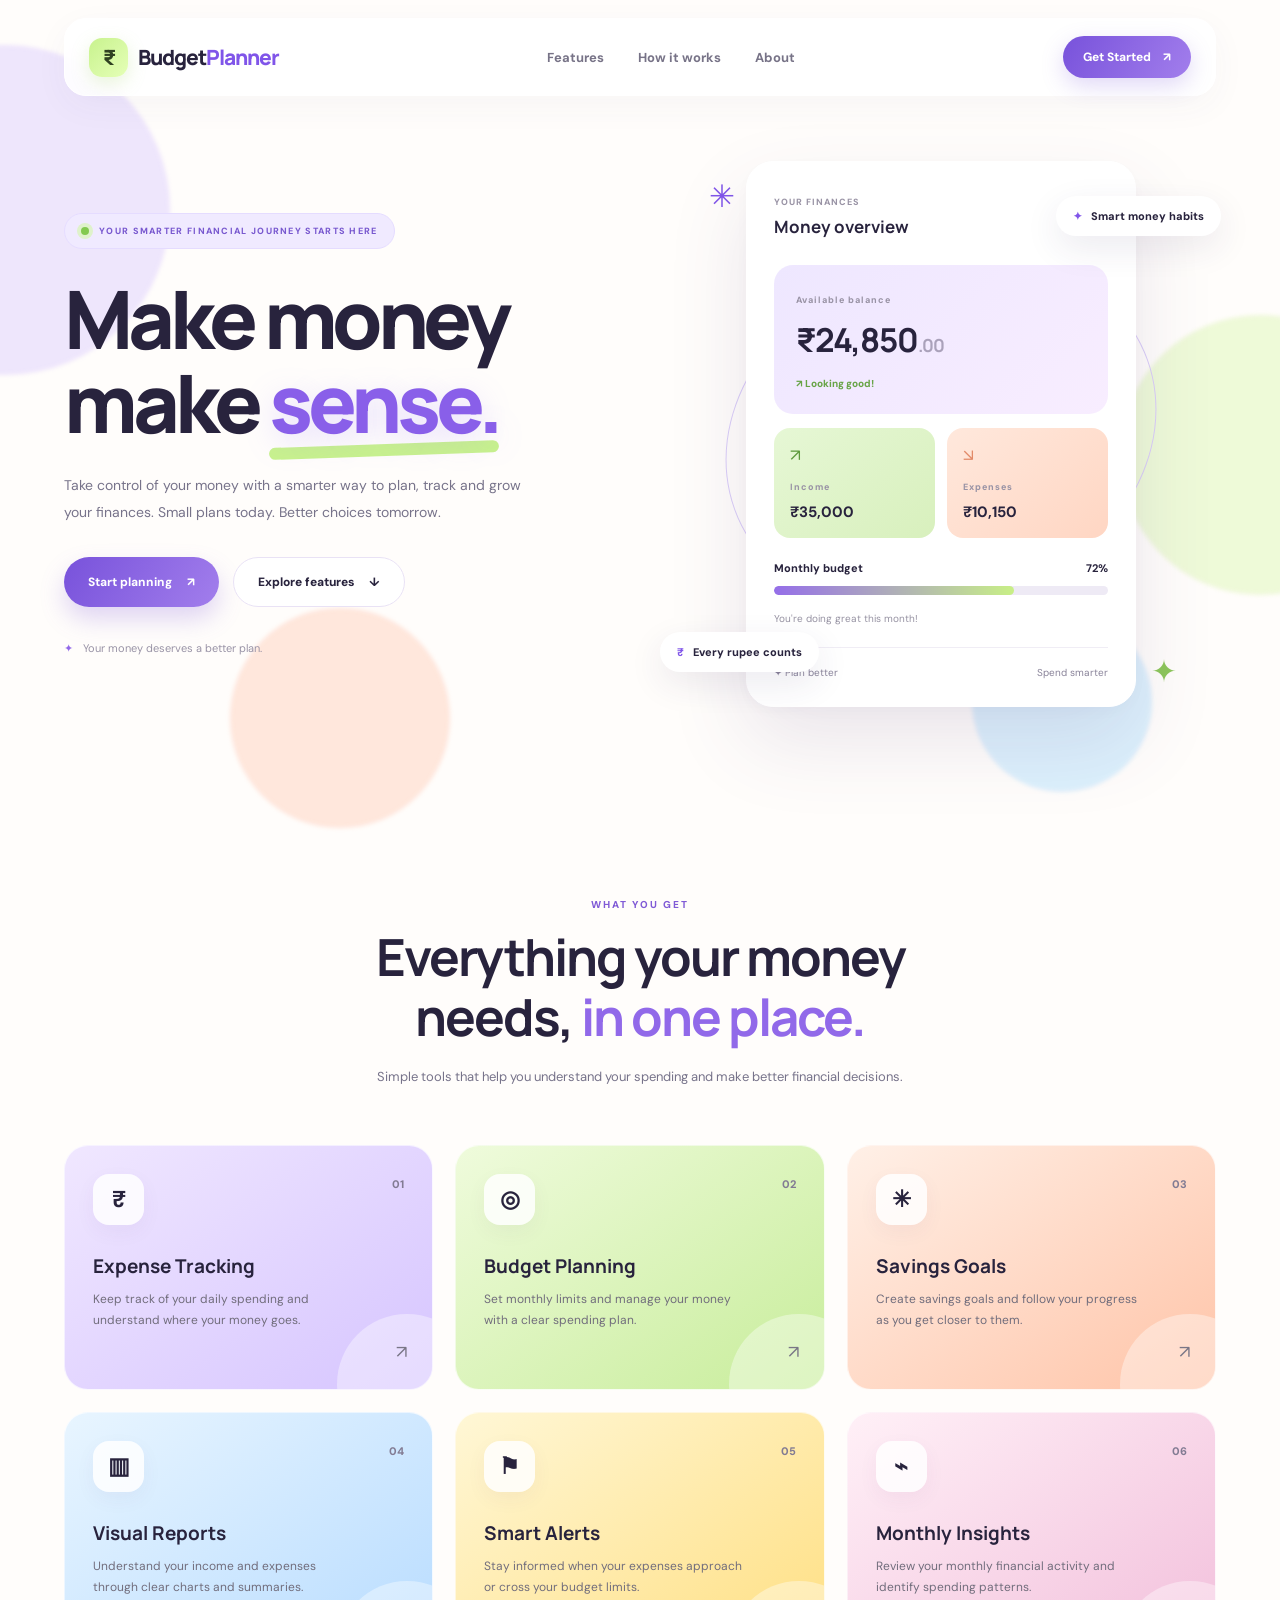
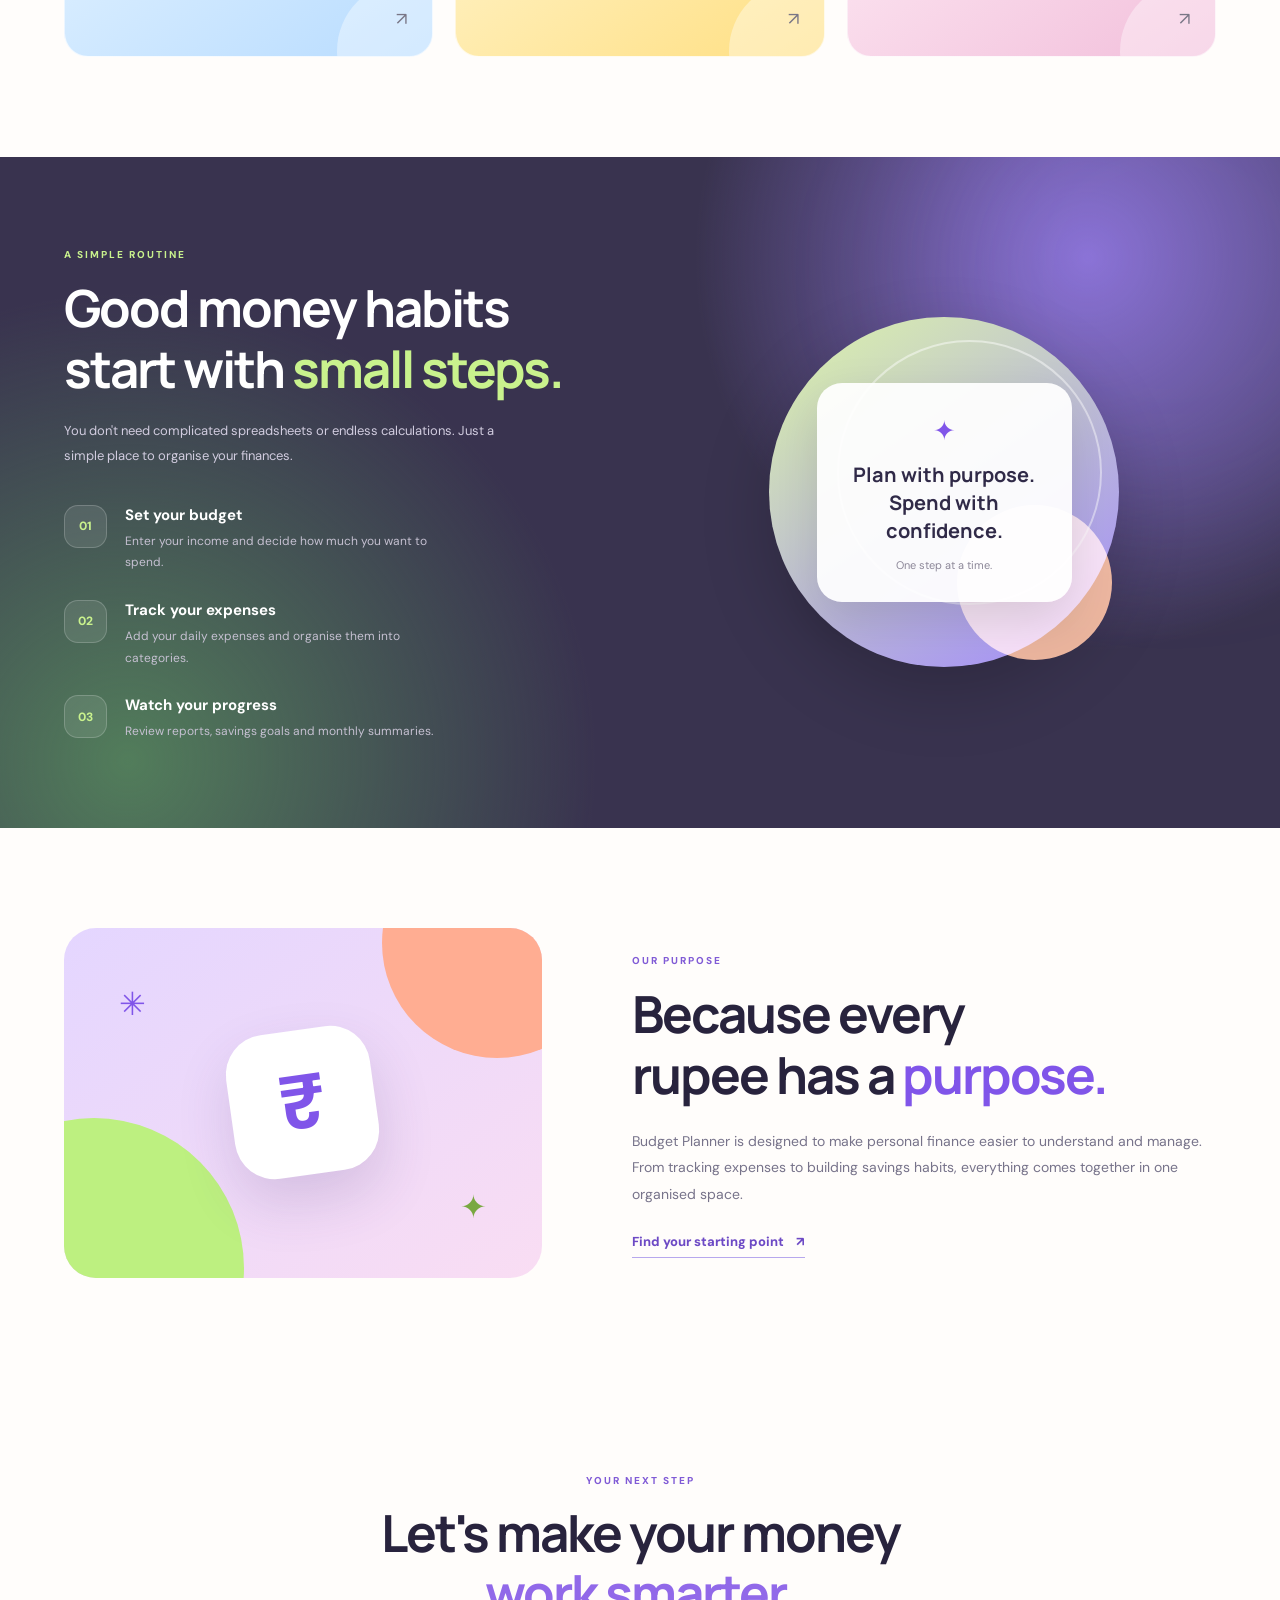
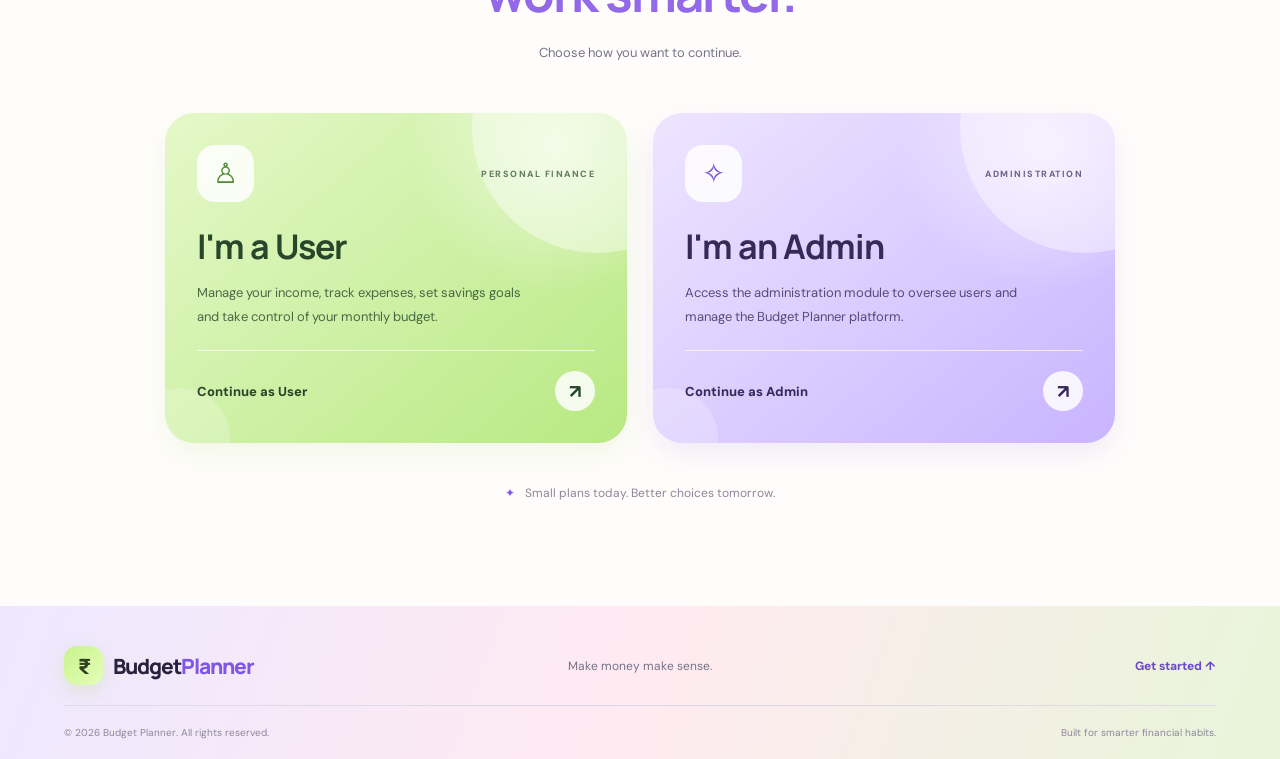
<file: index.html>
<!DOCTYPE html>
<html lang="en">
<head>
  <meta charset="UTF-8" />
  <meta name="viewport" content="width=device-width, initial-scale=1.0" />
  <meta name="theme-color" content="#fffdfb" />

  <title>Budget Planner | Make Money Make Sense</title>

  <link rel="preconnect" href="https://fonts.googleapis.com">
  <link rel="preconnect" href="https://fonts.gstatic.com" crossorigin>

  <link href="https://fonts.googleapis.com/css2?family=DM+Sans:wght@400;500;600;700;800&family=Manrope:wght@400;500;600;700;800&display=swap" rel="stylesheet">

  <link rel="stylesheet" href="role.css" />
</head>

<body>

  <div class="background-shapes" aria-hidden="true">
    <span class="shape shape-one"></span>
    <span class="shape shape-two"></span>
    <span class="shape shape-three"></span>
    <span class="shape shape-four"></span>
  </div>

  <header class="navbar">
    <a href="#" class="logo">
      <span class="logo-icon">₹</span>
      <span>Budget<span class="logo-highlight">Planner</span></span>
    </a>

    <nav class="nav-links">
      <a href="#features">Features</a>
      <a href="#how-it-works">How it works</a>
      <a href="#about">About</a>
    </nav>

    <a href="#get-started" class="nav-button">Get Started <span>↗</span></a>
  </header>

  <main>

    <section class="hero">
      <div class="hero-content">

        <div class="eyebrow">
          <span class="status-dot"></span>
          YOUR SMARTER FINANCIAL JOURNEY STARTS HERE
        </div>

        <h1>
          Make money<br>
          make <span class="highlight-text">sense.</span>
        </h1>

        <p class="hero-description">
          Take control of your money with a smarter way to plan,
          track and grow your finances. Small plans today.
          Better choices tomorrow.
        </p>

        <div class="hero-buttons">
          <a href="#get-started" class="primary-button">
            Start planning <span>↗</span>
          </a>

          <a href="#features" class="secondary-button">
            Explore features <span>↓</span>
          </a>
        </div>

        <div class="hero-note">
          <span>✦</span>
          Your money deserves a better plan.
        </div>

      </div>

      <div class="hero-visual">

        <div class="orbit orbit-one"></div>
        <div class="orbit orbit-two"></div>

        <div class="floating-label label-top">
          <span>✦</span> Smart money habits
        </div>

        <div class="dashboard-card">

          <div class="card-header">
            <div>
              <span class="small-label">YOUR FINANCES</span>
              <h3>Money overview</h3>
            </div>
            <span class="card-menu">•••</span>
          </div>

          <div class="balance-section">
            <span class="small-label">Available balance</span>
            <h2>₹24,850<span>.00</span></h2>
            <span class="balance-change">↗ Looking good!</span>
          </div>

          <div class="mini-stats">
            <div class="mini-stat income-stat">
              <span class="stat-icon">↗</span>
              <span class="small-label">Income</span>
              <strong>₹35,000</strong>
            </div>

            <div class="mini-stat expense-stat">
              <span class="stat-icon">↘</span>
              <span class="small-label">Expenses</span>
              <strong>₹10,150</strong>
            </div>
          </div>

          <div class="progress-area">
            <div class="progress-heading">
              <span>Monthly budget</span>
              <strong>72%</strong>
            </div>

            <div class="progress-track">
              <div class="progress-fill"></div>
            </div>

            <span class="progress-caption">You're doing great this month!</span>
          </div>

          <div class="card-bottom">
            <span>✦ Plan better</span>
            <span>Spend smarter</span>
          </div>

        </div>

        <div class="floating-label label-bottom">
          <span>₹</span> Every rupee counts
        </div>

        <div class="decorative-star star-one">✳</div>
        <div class="decorative-star star-two">✦</div>

      </div>
    </section>

    <section class="features-section" id="features">

      <div class="section-heading">
        <span class="section-tag">WHAT YOU GET</span>
        <h2>Everything your money<br>needs, <span>in one place.</span></h2>
        <p>Simple tools that help you understand your spending and make better financial decisions.</p>
      </div>

      <div class="features-grid">

        <article class="feature-card feature-purple">
          <div class="feature-icon">₹</div>
          <span class="feature-number">01</span>
          <h3>Expense Tracking</h3>
          <p>Keep track of your daily spending and understand where your money goes.</p>
          <span class="feature-arrow">↗</span>
        </article>

        <article class="feature-card feature-lime">
          <div class="feature-icon">◎</div>
          <span class="feature-number">02</span>
          <h3>Budget Planning</h3>
          <p>Set monthly limits and manage your money with a clear spending plan.</p>
          <span class="feature-arrow">↗</span>
        </article>

        <article class="feature-card feature-peach">
          <div class="feature-icon">✳</div>
          <span class="feature-number">03</span>
          <h3>Savings Goals</h3>
          <p>Create savings goals and follow your progress as you get closer to them.</p>
          <span class="feature-arrow">↗</span>
        </article>

        <article class="feature-card feature-blue">
          <div class="feature-icon">▥</div>
          <span class="feature-number">04</span>
          <h3>Visual Reports</h3>
          <p>Understand your income and expenses through clear charts and summaries.</p>
          <span class="feature-arrow">↗</span>
        </article>

        <article class="feature-card feature-yellow">
          <div class="feature-icon">⚑</div>
          <span class="feature-number">05</span>
          <h3>Smart Alerts</h3>
          <p>Stay informed when your expenses approach or cross your budget limits.</p>
          <span class="feature-arrow">↗</span>
        </article>

        <article class="feature-card feature-pink">
          <div class="feature-icon">⌁</div>
          <span class="feature-number">06</span>
          <h3>Monthly Insights</h3>
          <p>Review your monthly financial activity and identify spending patterns.</p>
          <span class="feature-arrow">↗</span>
        </article>

      </div>
    </section>

    <section class="how-section" id="how-it-works">

      <div class="how-content">
        <span class="section-tag light-tag">A SIMPLE ROUTINE</span>

        <h2>Good money habits<br>start with <span>small steps.</span></h2>

        <p>
          You don't need complicated spreadsheets or endless calculations.
          Just a simple place to organise your finances.
        </p>

        <div class="steps-list">

          <div class="step">
            <span class="step-number">01</span>
            <div>
              <h3>Set your budget</h3>
              <p>Enter your income and decide how much you want to spend.</p>
            </div>
          </div>

          <div class="step">
            <span class="step-number">02</span>
            <div>
              <h3>Track your expenses</h3>
              <p>Add your daily expenses and organise them into categories.</p>
            </div>
          </div>

          <div class="step">
            <span class="step-number">03</span>
            <div>
              <h3>Watch your progress</h3>
              <p>Review reports, savings goals and monthly summaries.</p>
            </div>
          </div>

        </div>
      </div>

      <div class="how-visual">
        <div class="circle circle-large"></div>
        <div class="circle circle-medium"></div>
        <div class="circle circle-small"></div>

        <div class="how-quote">
          <span>✦</span>
          <h3>Plan with purpose.<br>Spend with confidence.</h3>
          <p>One step at a time.</p>
        </div>
      </div>

    </section>

    <section class="about-section" id="about">

      <div class="about-decoration">
        <div class="about-symbol">₹</div>
        <span class="about-spark spark-a">✳</span>
        <span class="about-spark spark-b">✦</span>
      </div>

      <div class="about-content">
        <span class="section-tag">OUR PURPOSE</span>
        <h2>Because every<br>rupee has a <span>purpose.</span></h2>

        <p>
          Budget Planner is designed to make personal finance easier
          to understand and manage. From tracking expenses to building
          savings habits, everything comes together in one organised space.
        </p>

        <a href="#get-started" class="text-link">
          Find your starting point <span>↗</span>
        </a>
      </div>

    </section>

    <section class="get-started-section" id="get-started">

      <div class="get-started-heading">
        <span class="section-tag">YOUR NEXT STEP</span>
        <h2>Let's make your money<br><span>work smarter.</span></h2>
        <p>Choose how you want to continue.</p>
      </div>

      <div class="role-options">

        <div class="role-card user-role" data-role="user">

          <span class="status" hidden>Already signed in</span>

          <div class="role-card-top">
            <div class="role-icon">♙</div>
            <span class="role-label">PERSONAL FINANCE</span>
          </div>

          <div class="role-card-content">
            <h3>I'm a User</h3>
            <p>
              Manage your income, track expenses, set savings goals
              and take control of your monthly budget.
            </p>
          </div>

          <div class="role-card-bottom">
            <span>Continue as User</span>
            <a href="user/login.html" class="role-arrow" data-go="user">↗</a>
          </div>

        </div>

        <div class="role-card admin-role" data-role="admin">

          <span class="status" hidden>Already signed in</span>

          <div class="role-card-top">
            <div class="role-icon">✧</div>
            <span class="role-label">ADMINISTRATION</span>
          </div>

          <div class="role-card-content">
            <h3>I'm an Admin</h3>
            <p>
              Access the administration module to oversee users
              and manage the Budget Planner platform.
            </p>
          </div>

          <div class="role-card-bottom">
            <span>Continue as Admin</span>
            <a href="admin/ad.html" class="role-arrow" data-go="admin">↗</a>
          </div>

        </div>

      </div>

      <div class="bottom-note">
        <span>✦</span> Small plans today. Better choices tomorrow.
      </div>

    </section>

  </main>

  <footer class="footer">

    <a href="#" class="logo footer-logo">
      <span class="logo-icon">₹</span>
      <span>Budget<span class="logo-highlight">Planner</span></span>
    </a>

    <p>Make money make sense.</p>

    <a href="#get-started" class="footer-link">Get started ↑</a>

    <div class="footer-bottom">
      <span>© 2026 Budget Planner. All rights reserved.</span>
      <span>Built for smarter financial habits.</span>
    </div>

  </footer>

  <script>
    // Smooth scrolling
    document.querySelectorAll('a[href^="#"]').forEach(link => {
      link.addEventListener('click', function(event) {
        const href = this.getAttribute('href');

        if (!href || href === "#") return;

        const target = document.querySelector(href);

        if (target) {
          event.preventDefault();
          target.scrollIntoView({
            behavior: 'smooth',
            block: 'start'
          });
        }
      });
    });

    // Scroll reveal animations
    if ("IntersectionObserver" in window) {
      const revealObserver = new IntersectionObserver((entries) => {
        entries.forEach(entry => {
          if (entry.isIntersecting) {
            entry.target.classList.add('visible');
            revealObserver.unobserve(entry.target);
          }
        });
      }, { threshold: 0.12 });

      document.querySelectorAll(
        '.feature-card, .step, .about-content, .get-started-heading, .role-card'
      ).forEach(element => {
        element.classList.add('reveal');
        revealObserver.observe(element);
      });
    }
  </script>

  <script src="auth.js"></script>
  <script src="role.js"></script>

</body>
</html>
</file>
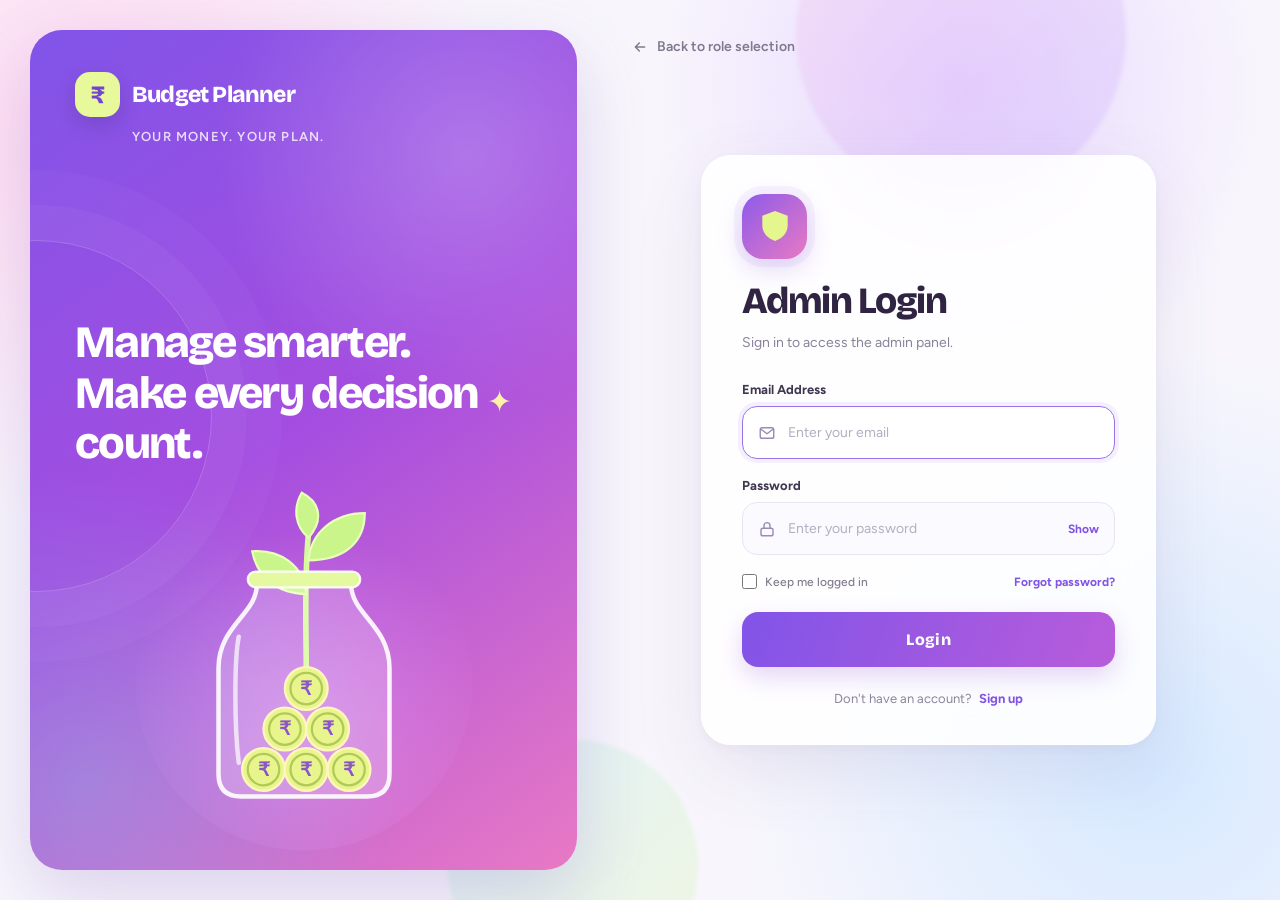
<file: admin/ad.html>
<!DOCTYPE html>
<html lang="en">
<head>
  <meta charset="UTF-8" />
  <meta name="viewport" content="width=device-width, initial-scale=1.0" />
  <meta name="theme-color" content="#f8f6fc" />

  <title>Admin Login | Budget Planner</title>
  <meta name="description" content="Log in to the Budget Planner admin panel." />

  <link rel="preconnect" href="https://fonts.googleapis.com" />
  <link rel="preconnect" href="https://fonts.gstatic.com" crossorigin />

  <link href="https://fonts.googleapis.com/css2?family=Bricolage+Grotesque:opsz,wght@12..96,600;12..96,700;12..96,800&family=Figtree:wght@400;500;600;700&display=swap" rel="stylesheet" />

  <link rel="stylesheet" href="ad.css" />
</head>

<body>

  <div class="layout">

    <!-- LEFT BRAND PANEL -->
    <aside class="panel">

      <div class="brand-block">
        <a class="brand" href="../index.html" aria-label="Budget Planner home">
          <span class="brand-mark" aria-hidden="true">₹</span>
          <span class="brand-name">Budget Planner</span>
        </a>

        <p class="brand-sub">Your money. Your plan.</p>
      </div>

      <h2 class="panel-line">
        Manage smarter. Make every decision count.
      </h2>

      <!-- COIN JAR ILLUSTRATION -->
      <svg class="jar" viewBox="0 0 240 320" aria-hidden="true">

        <defs>
          <radialGradient id="glow" cx="50%" cy="60%" r="55%">
            <stop offset="0%" stop-color="#e7a9ff" stop-opacity="0.4" />
            <stop offset="100%" stop-color="#e7a9ff" stop-opacity="0" />
          </radialGradient>
        </defs>

        <circle cx="120" cy="190" r="150" fill="url(#glow)" />

        <g class="sprout">
          <path class="stem" d="M122 180C122 140 120 100 124 58" />
          <path class="leaf leaf-a" d="M122 112C96 112 78 96 74 74c24-2 46 12 48 38Z" />
          <path class="leaf leaf-b" d="M124 82c2-24 22-42 50-42 0 26-18 42-50 42Z" />
          <path class="leaf leaf-c" d="M124 62c-12-10-14-26-6-40 16 8 20 24 6 40Z" />
        </g>

        <path class="glass" d="M78 104C78 130 44 140 44 178V272Q44 292 64 292H176Q196 292 196 272V178C196 140 162 130 162 104Z" />

        <rect class="rim" x="70" y="92" width="100" height="14" rx="7" />

        <g class="coin" data-row="1" style="--d:0">
          <circle cx="84" cy="268" r="19" class="coin-face" />
          <circle cx="84" cy="268" r="14" class="coin-ring" />
          <text x="84" y="269" class="coin-mark">₹</text>
        </g>

        <g class="coin" data-row="1" style="--d:1">
          <circle cx="122" cy="268" r="19" class="coin-face" />
          <circle cx="122" cy="268" r="14" class="coin-ring" />
          <text x="122" y="269" class="coin-mark">₹</text>
        </g>

        <g class="coin" data-row="1" style="--d:2">
          <circle cx="160" cy="268" r="19" class="coin-face" />
          <circle cx="160" cy="268" r="14" class="coin-ring" />
          <text x="160" y="269" class="coin-mark">₹</text>
        </g>

        <g class="coin" data-row="2" style="--d:0">
          <circle cx="103" cy="232" r="19" class="coin-face" />
          <circle cx="103" cy="232" r="14" class="coin-ring" />
          <text x="103" y="233" class="coin-mark">₹</text>
        </g>

        <g class="coin" data-row="2" style="--d:1">
          <circle cx="141" cy="232" r="19" class="coin-face" />
          <circle cx="141" cy="232" r="14" class="coin-ring" />
          <text x="141" y="233" class="coin-mark">₹</text>
        </g>

        <g class="coin" data-row="3" style="--d:0">
          <circle cx="122" cy="196" r="19" class="coin-face" />
          <circle cx="122" cy="196" r="14" class="coin-ring" />
          <text x="122" y="197" class="coin-mark">₹</text>
        </g>

        <path class="shine" d="M62 150C58 170 58 230 62 262" />

      </svg>

    </aside>

    <!-- RIGHT LOGIN PANEL -->
    <main class="form-side">

      <a class="back" href="../role.html">

        <svg viewBox="0 0 24 24" width="16" height="16"
          fill="none" stroke="currentColor" stroke-width="2.2"
          stroke-linecap="round" stroke-linejoin="round"
          aria-hidden="true">

          <path d="M19 12H5M11 6l-6 6 6 6" />

        </svg>

        Back to role selection

      </a>

      <section class="card">

        <div class="badge" aria-hidden="true">

          <svg viewBox="0 0 24 24" width="38" height="38"
            fill="none" stroke-linecap="round" stroke-linejoin="round">

            <path d="M12 2.5 4 5.6v6c0 4.6 3.2 8.4 8 9.9 4.8-1.5 8-5.3 8-9.9v-6L12 2.5Z"
              fill="currentColor" stroke="none" />

            <g stroke="var(--cut)" stroke-width="1.6">

              <circle cx="12" cy="11.6" r="2.4" />

              <path d="M12 6.6v1.4M12 15.2v1.4M7 11.6h1.4M15.6 11.6H17M8.5 8.1l1 1M14.5 14.1l1 1M15.5 8.1l-1 1M9.5 14.1l-1 1" />

            </g>

          </svg>

        </div>

        <h1 id="title">Admin Login</h1>

        <p class="sub" id="subtitle">
          Your workspace. Your control. Sign in to continue.
        </p>

        <!-- LOGIN FORM -->
        <form id="loginForm" novalidate>

          <div class="field">

            <label for="email">Email Address</label>

            <div class="control">

              <svg viewBox="0 0 24 24" width="18" height="18"
                fill="none" stroke="currentColor" stroke-width="1.9"
                stroke-linecap="round" stroke-linejoin="round"
                aria-hidden="true">

                <rect x="3" y="5" width="18" height="14" rx="2.5" />
                <path d="m4 7 8 6 8-6" />

              </svg>

              <input
                id="email"
                name="email"
                type="email"
                inputmode="email"
                autocomplete="username"
                placeholder="Enter your email"
                aria-describedby="emailError"
              />

            </div>

            <p class="error" id="emailError" hidden></p>

          </div>

          <div class="field">

            <label for="password">Password</label>

            <div class="control">

              <svg viewBox="0 0 24 24" width="18" height="18"
                fill="none" stroke="currentColor" stroke-width="1.9"
                stroke-linecap="round" stroke-linejoin="round"
                aria-hidden="true">

                <rect x="4" y="11" width="16" height="10" rx="2.5" />
                <path d="M8 11V7.5a4 4 0 0 1 8 0V11" />

              </svg>

              <input
                id="password"
                name="password"
                type="password"
                autocomplete="current-password"
                placeholder="Enter your password"
                aria-describedby="passwordError"
              />

              <button
                class="toggle"
                id="toggle"
                type="button"
                aria-label="Show password"
                aria-pressed="false"
              >
                Show
              </button>

            </div>

            <p class="error" id="passwordError" hidden></p>

          </div>

          <div class="row">

            <label class="remember">

              <input type="checkbox" id="remember" />

              <span>Keep me logged in</span>

            </label>

            <a class="link" href="#" id="forgot">
              Forgot password?
            </a>

          </div>

          <p class="form-error" id="formError" role="alert" hidden></p>

          <button class="submit" id="submit" type="submit">
            <span class="submit-label">Login</span>
          </button>

        </form>

        <!-- SIGNUP FORM -->
        <form id="signupForm" novalidate hidden>

          <div class="field">

            <label for="sName">Full Name</label>

            <div class="control">

              <svg viewBox="0 0 24 24" width="18" height="18"
                fill="none" stroke="currentColor" stroke-width="1.9"
                stroke-linecap="round" stroke-linejoin="round"
                aria-hidden="true">

                <circle cx="12" cy="8" r="4" />
                <path d="M4.5 20.5c0-4 3.4-6.5 7.5-6.5s7.5 2.5 7.5 6.5" />

              </svg>

              <input
                id="sName"
                name="name"
                type="text"
                autocomplete="name"
                placeholder="Enter your full name"
                aria-describedby="sNameError"
              />

            </div>

            <p class="error" id="sNameError" hidden></p>

          </div>

          <div class="field">

            <label for="sEmail">Email Address</label>

            <div class="control">

              <svg viewBox="0 0 24 24" width="18" height="18"
                fill="none" stroke="currentColor" stroke-width="1.9"
                stroke-linecap="round" stroke-linejoin="round"
                aria-hidden="true">

                <rect x="3" y="5" width="18" height="14" rx="2.5" />
                <path d="m4 7 8 6 8-6" />

              </svg>

              <input
                id="sEmail"
                name="email"
                type="email"
                inputmode="email"
                autocomplete="email"
                placeholder="Enter your email"
                aria-describedby="sEmailError"
              />

            </div>

            <p class="error" id="sEmailError" hidden></p>

          </div>

          <div class="field">

            <label for="sPassword">Password</label>

            <div class="control">

              <svg viewBox="0 0 24 24" width="18" height="18"
                fill="none" stroke="currentColor" stroke-width="1.9"
                stroke-linecap="round" stroke-linejoin="round"
                aria-hidden="true">

                <rect x="4" y="11" width="16" height="10" rx="2.5" />
                <path d="M8 11V7.5a4 4 0 0 1 8 0V11" />

              </svg>

              <input
                id="sPassword"
                name="password"
                type="password"
                autocomplete="new-password"
                placeholder="Create a password"
                aria-describedby="sPasswordHelp sPasswordError"
              />

              <button
                class="toggle"
                id="sToggle"
                type="button"
                aria-label="Show password"
                aria-pressed="false"
              >
                Show
              </button>

            </div>

            <p class="help" id="sPasswordHelp">
              At least 8 characters, with a letter and a number.
            </p>

            <p class="error" id="sPasswordError" hidden></p>

          </div>

          <div class="field">

            <label for="sConfirm">Confirm Password</label>

            <div class="control">

              <svg viewBox="0 0 24 24" width="18" height="18"
                fill="none" stroke="currentColor" stroke-width="1.9"
                stroke-linecap="round" stroke-linejoin="round"
                aria-hidden="true">

                <rect x="4" y="11" width="16" height="10" rx="2.5" />
                <path d="M8 11V7.5a4 4 0 0 1 8 0V11" />

              </svg>

              <input
                id="sConfirm"
                name="confirm"
                type="password"
                autocomplete="new-password"
                placeholder="Re-enter your password"
                aria-describedby="sConfirmError"
              />

            </div>

            <p class="error" id="sConfirmError" hidden></p>

          </div>

          <div class="field">

            <label for="sCode">Admin Access Code</label>

            <div class="control">

              <svg viewBox="0 0 24 24" width="18" height="18"
                fill="none" stroke="currentColor" stroke-width="1.9"
                stroke-linecap="round" stroke-linejoin="round"
                aria-hidden="true">

                <circle cx="8" cy="15" r="4" />
                <path d="M11 12.5 20 4M16 8l3 3" />

              </svg>

              <input
                id="sCode"
                name="code"
                type="password"
                autocomplete="off"
                placeholder="Enter the admin access code"
                aria-describedby="sCodeError"
              />

            </div>

            <p class="error" id="sCodeError" hidden></p>

          </div>

          <p class="form-error" id="signupError" role="alert" hidden></p>

          <button class="submit" id="sSubmit" type="submit">
            <span class="submit-label">Create account</span>
          </button>

        </form>

        <p class="alt" id="altLogin">
          Don't have an account?
          <a class="link" href="#signup" id="toSignup">Sign up</a>
        </p>

        <p class="alt" id="altSignup" hidden>
          Already have an account?
          <a class="link" href="#login" id="toLogin">Log in</a>
        </p>

      </section>

    </main>

  </div>

  <div class="toast" id="toast" role="status" aria-live="polite"></div>

  <!-- KEEPING YOUR ORIGINAL JAVASCRIPT CONNECTIONS -->
  <script src="../auth.js"></script>
  <script src="ad.js"></script>

</body>
</html>
</file>
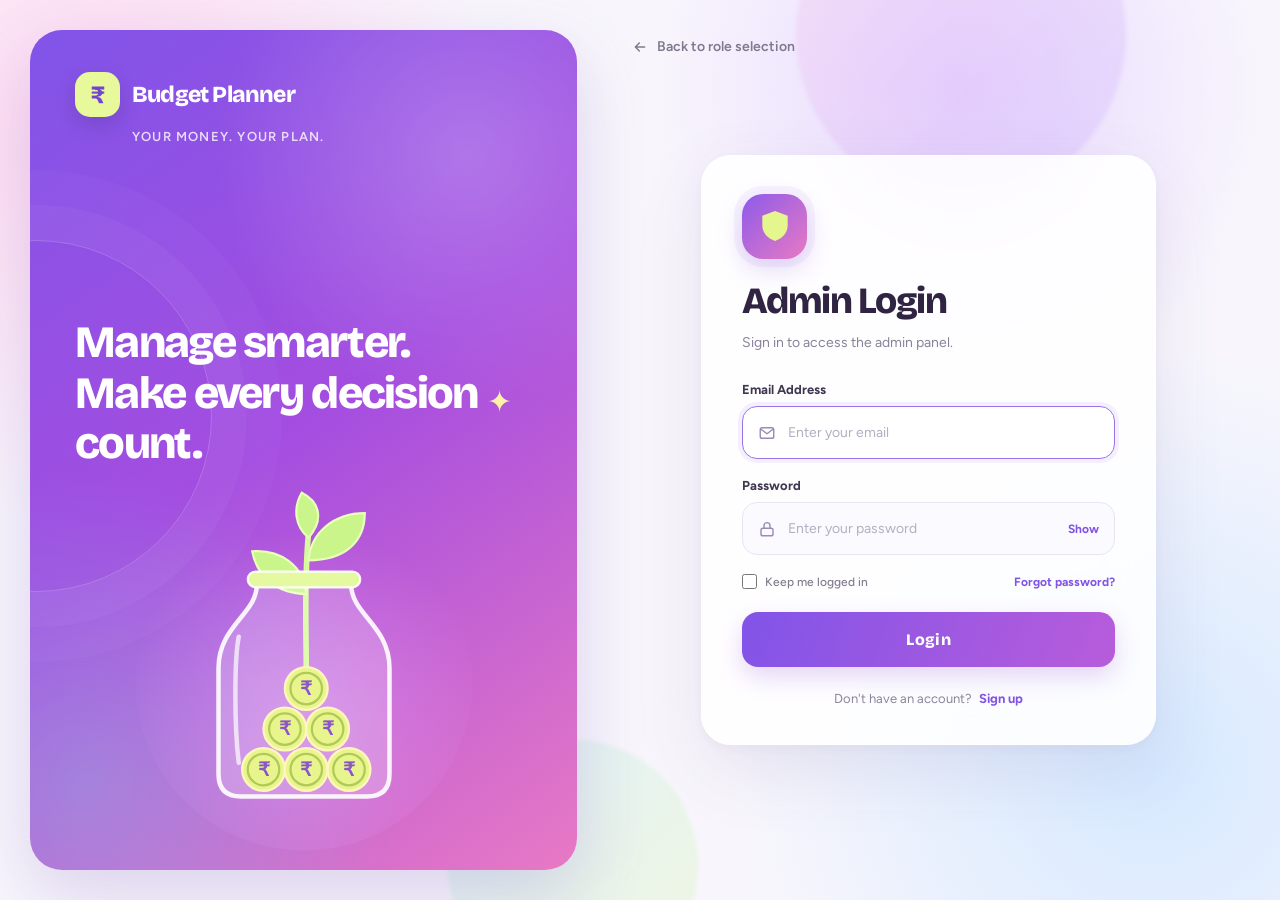
<file: admin/manager-dashboard.html>
<!DOCTYPE html>
<html lang="en">
<head>
<meta charset="utf-8">
<meta name="viewport" content="width=device-width, initial-scale=1, viewport-fit=cover">
<title>Budget Planner Admin</title>
<link rel="preconnect" href="https://fonts.googleapis.com">
<link rel="preconnect" href="https://fonts.gstatic.com" crossorigin>
<link href="https://fonts.googleapis.com/css2?family=Bricolage+Grotesque:opsz,wght@12..96,500..800&family=Figtree:wght@400;500;600;700&display=swap" rel="stylesheet">
<link rel="stylesheet" href="manager-dashboard.css">
</head>
<body>
<svg width="0" height="0" style="position:absolute" aria-hidden="true">
  <symbol id="i-grid" viewBox="0 0 24 24"><rect x="3" y="3" width="7" height="7" rx="2"/><rect x="14" y="3" width="7" height="7" rx="2"/><rect x="3" y="14" width="7" height="7" rx="2"/><rect x="14" y="14" width="7" height="7" rx="2"/></symbol>
  <symbol id="i-users" viewBox="0 0 24 24"><circle cx="9" cy="8" r="3.5"/><path d="M2.5 20c.5-3.6 3.2-5.5 6.5-5.5s6 1.9 6.5 5.5"/><circle cx="17" cy="9" r="2.5"/><path d="M17.5 14.6c2.3.3 3.7 1.9 4 4.4"/></symbol>
  <symbol id="i-tag" viewBox="0 0 24 24"><path d="M3 3h8.5L21 12.5 12.5 21 3 11.5z"/><circle cx="7.5" cy="7.5" r="1.5"/></symbol>
  <symbol id="i-bell" viewBox="0 0 24 24"><path d="M6 16v-5a6 6 0 1 1 12 0v5l2 2H4z"/><path d="M10 21h4"/></symbol>
  <symbol id="i-pulse" viewBox="0 0 24 24"><path d="M3 12h4l3-8 4 16 3-8h4"/></symbol>
  <symbol id="i-search" viewBox="0 0 24 24"><circle cx="11" cy="11" r="7"/><path d="M20 20l-4-4"/></symbol>
  <symbol id="i-sun" viewBox="0 0 24 24"><circle cx="12" cy="12" r="4"/><path d="M12 2v2M12 20v2M2 12h2M20 12h2M5 5l1.5 1.5M17.5 17.5L19 19M5 19l1.5-1.5M17.5 6.5L19 5"/></symbol>
  <symbol id="i-moon" viewBox="0 0 24 24"><path d="M20 14.5A8 8 0 1 1 9.5 4a6.5 6.5 0 0 0 10.5 10.5z"/></symbol>
  <symbol id="i-x" viewBox="0 0 24 24"><path d="M6 6l12 12M18 6L6 18"/></symbol>
  <symbol id="i-out" viewBox="0 0 24 24"><path d="M9 4H5a1 1 0 0 0-1 1v14a1 1 0 0 0 1 1h4"/><path d="M16 8l4 4-4 4M20 12H9"/></symbol>
  <symbol id="i-copy" viewBox="0 0 24 24"><rect x="8" y="8" width="12" height="12" rx="2"/><path d="M16 8V5a1 1 0 0 0-1-1H5a1 1 0 0 0-1 1v10a1 1 0 0 0 1 1h3"/></symbol>
</svg>

<div class="app">
  <nav class="rail" aria-label="Main">
    <div class="logo" aria-hidden="true">₹</div>
    <button class="nav" data-view="overview" aria-current="page"><svg class="i"><use href="#i-grid"/></svg>Overview</button>
    <button class="nav" data-view="users"><svg class="i"><use href="#i-users"/></svg>Users</button>
    <button class="nav" data-view="categories"><svg class="i"><use href="#i-tag"/></svg>Categories</button>
    <button class="nav" data-view="alerts"><svg class="i"><use href="#i-bell"/></svg>Alerts<span class="badge" id="navBadge">0</span></button>
    <button class="nav" data-view="system"><svg class="i"><use href="#i-pulse"/></svg>System</button>
    <div class="grow"></div>
    <button class="nav out" data-act="logout"><svg class="i"><use href="#i-out"/></svg>Log out</button>
  </nav>

  <main>
    <div class="banner" id="banner" hidden>Maintenance mode is on. Users see a pause screen until you turn it off in System.</div>
    <header class="top">
      <div>
        <h1 id="greet">Good evening, Admin</h1>
        <p id="greetSub"></p>
      </div>
      <div class="tools">
        <label class="search"><svg class="i" style="width:18px;height:18px"><use href="#i-search"/></svg>
          <span class="sr">Search users</span>
          <input id="q" type="search" placeholder="Search users by name, email or city" autocomplete="off">
          <kbd>/</kbd></label>
        <button class="round" data-act="theme" id="themeBtn" aria-label="Switch theme"><svg class="i"><use href="#i-moon"/></svg></button>
        <button class="round" data-view="alerts" aria-label="Open alerts"><svg class="i"><use href="#i-bell"/></svg><span class="dot" id="bellDot"></span></button>
        <div class="me"><div class="av" style="background:var(--marigold)">A</div><span>Admin</span></div>
      </div>
    </header>

    <!-- OVERVIEW -->
    <section class="view" id="v-overview">
      <div class="hero">
        <div class="hero-top">
          <div>
            <h2 id="heroTitle"></h2>
            <p class="sub">Income on the left, where it went on the right. Point at any stream to trace it.</p>
          </div>
          <div class="hero-actions">
            <div class="seg" role="group" aria-label="Time period">
              <button data-period="month" aria-pressed="true">Month</button>
              <button data-period="quarter" aria-pressed="false">3 months</button>
              <button data-period="year" aria-pressed="false">Year</button>
            </div>
            <button class="ghost" data-act="copySummary"><svg class="i"><use href="#i-copy"/></svg>Copy summary</button>
          </div>
        </div>
        <div class="kpis" id="kpis"></div>
      </div>

      <div class="grid g-a">
        <div class="panel">
          <h3>Spending calendar</h3>
          <p class="cap">Total spent by all users each day over the last 14 weeks. Darker means busier.</p>
          <div class="heat-wrap">
            <div class="months" id="months"></div>
            <div class="days"><span>Mon</span><span></span><span>Wed</span><span></span><span>Fri</span><span></span><span>Sun</span></div>
            <div class="heat" id="heat" role="img" aria-label="Heatmap of daily spending"></div>
          </div>
          <div class="legend">Quieter <i style="background:var(--surface-2)"></i><i style="background:color-mix(in srgb,var(--violet) 30%,var(--surface-2))"></i><i style="background:color-mix(in srgb,var(--violet) 55%,var(--surface-2))"></i><i style="background:color-mix(in srgb,var(--violet) 80%,var(--surface-2))"></i><i style="background:var(--violet)"></i> Busier</div>
          <div class="facts" id="heatFacts"></div>
        </div>
        <div class="panel">
          <h3>Savings goals</h3>
          <p class="cap">How users are doing against the goals they set.</p>
          <div class="donut">
            <svg viewBox="0 0 150 150" id="ring" role="img" aria-label="Goal progress ring"></svg>
            <div class="leg" id="ringLeg"></div>
          </div>
        </div>
      </div>

      <div class="grid g-b">
        <div class="panel">
          <h3>New sign-ups</h3>
          <p class="cap" id="signCap"></p>
          <div class="bars" id="signups"></div>
        </div>
        <div class="panel">
          <h3>Who goes over budget</h3>
          <p class="cap">Share of users who passed their monthly cap, by category.</p>
          <div class="hb" id="breach"></div>
        </div>
      </div>

      <div class="grid g-c">
        <div class="panel">
          <div class="panel-head"><h3>Newest users</h3><button class="link" data-view="users">See all users</button></div>
          <p class="cap">Open a row to see their budget and take action.</p>
          <div class="tw"><table><thead><tr><th>User</th><th>Status</th><th>Budget health</th><th class="hide-m">Joined</th></tr></thead><tbody id="recent"></tbody></table></div>
        </div>
        <div class="panel">
          <h3>Live activity</h3>
          <p class="cap">What users are doing right now.</p>
          <ul class="feed" id="feed" aria-live="off"></ul>
        </div>
      </div>
    </section>

    <!-- USERS -->
    <section class="view" id="v-users" hidden>
      <div class="view-head">
        <div><h2>Users</h2><p id="usersSub"></p></div>
        <div class="chips" id="userChips"></div>
      </div>
      <div class="panel">
        <div style="display:flex;justify-content:space-between;gap:12px;flex-wrap:wrap;margin-bottom:10px;align-items:center">
          <p id="filterNote" style="color:var(--ink-2)"></p>
          <label style="display:flex;gap:8px;align-items:center;color:var(--ink-2)">Sort by
            <select id="sort"><option value="new">Newest first</option><option value="name">Name</option><option value="health">Budget health</option></select></label>
        </div>
        <div class="tw"><table><thead><tr><th>User</th><th>Status</th><th class="hide-m">City</th><th>Budget health</th><th class="hide-m">Joined</th><th class="hide-m">Last active</th></tr></thead><tbody id="allUsers"></tbody></table></div>
      </div>
    </section>

    <!-- ALERTS -->
    <section class="view" id="v-alerts" hidden>
      <div class="view-head">
        <div><h2>Alerts</h2><p>Things that need a decision from you.</p></div>
        <div class="chips" id="alertChips"></div>
      </div>
      <div id="alertList"></div>
    </section>

    <!-- CATEGORIES -->
    <section class="view" id="v-categories" hidden>
      <div class="view-head"><div><h2>Categories</h2><p>Set the default monthly cap new users start with, and choose which categories they can pick.</p></div></div>
      <div class="panel" style="margin-bottom:18px">
        <h3>Add a category</h3>
        <p class="cap">It appears in every user's budget the next time they open the app.</p>
        <div class="add">
          <label>Category name<input type="text" id="newName" placeholder="For example, Pets" maxlength="24"></label>
          <label>Default monthly cap (₹)<input type="number" id="newCap" min="0" step="500" placeholder="3000"></label>
          <button class="btn gold" data-act="addCat">Add category</button>
        </div>
        <div class="err" id="catErr" role="alert"></div>
      </div>
      <div class="panel" id="catList"></div>
    </section>

    <!-- SYSTEM -->
    <section class="view" id="v-system" hidden>
      <div class="view-head"><div><h2>System</h2><p>Everything is running normally.</p></div></div>
      <div class="tiles" id="tiles"></div>
      <div class="grid g-b">
        <div class="panel">
          <h3>Response time</h3>
          <p class="cap">Slowest 5% of requests over the last 24 hours, in milliseconds.</p>
          <svg id="spark" viewBox="0 0 400 130" style="width:100%" role="img" aria-label="Response time trend"></svg>
        </div>
        <div class="panel">
          <h3>Switches</h3>
          <p class="cap">Changes apply to all users straight away.</p>
          <div id="flags"></div>
        </div>
      </div>
      <div class="panel" style="margin-top:18px">
        <h3>Audit log</h3>
        <p class="cap">Every change made by an admin, newest first.</p>
        <ul class="log" id="audit"></ul>
      </div>
    </section>

    <p style="color:var(--muted);font-size:13px;margin-top:28px">All names, amounts and events on this page are sample data for the design preview.</p>
  </main>
</div>

<div id="scrim"></div>
<aside id="drawer" role="dialog" aria-modal="true" aria-labelledby="dTitle" tabindex="-1"></aside>
<div id="toast" role="status" aria-live="polite"></div>
<script src="../auth.js"></script>
<script src="manager-dashboard.js"></script>
</body>
</html>
</file>
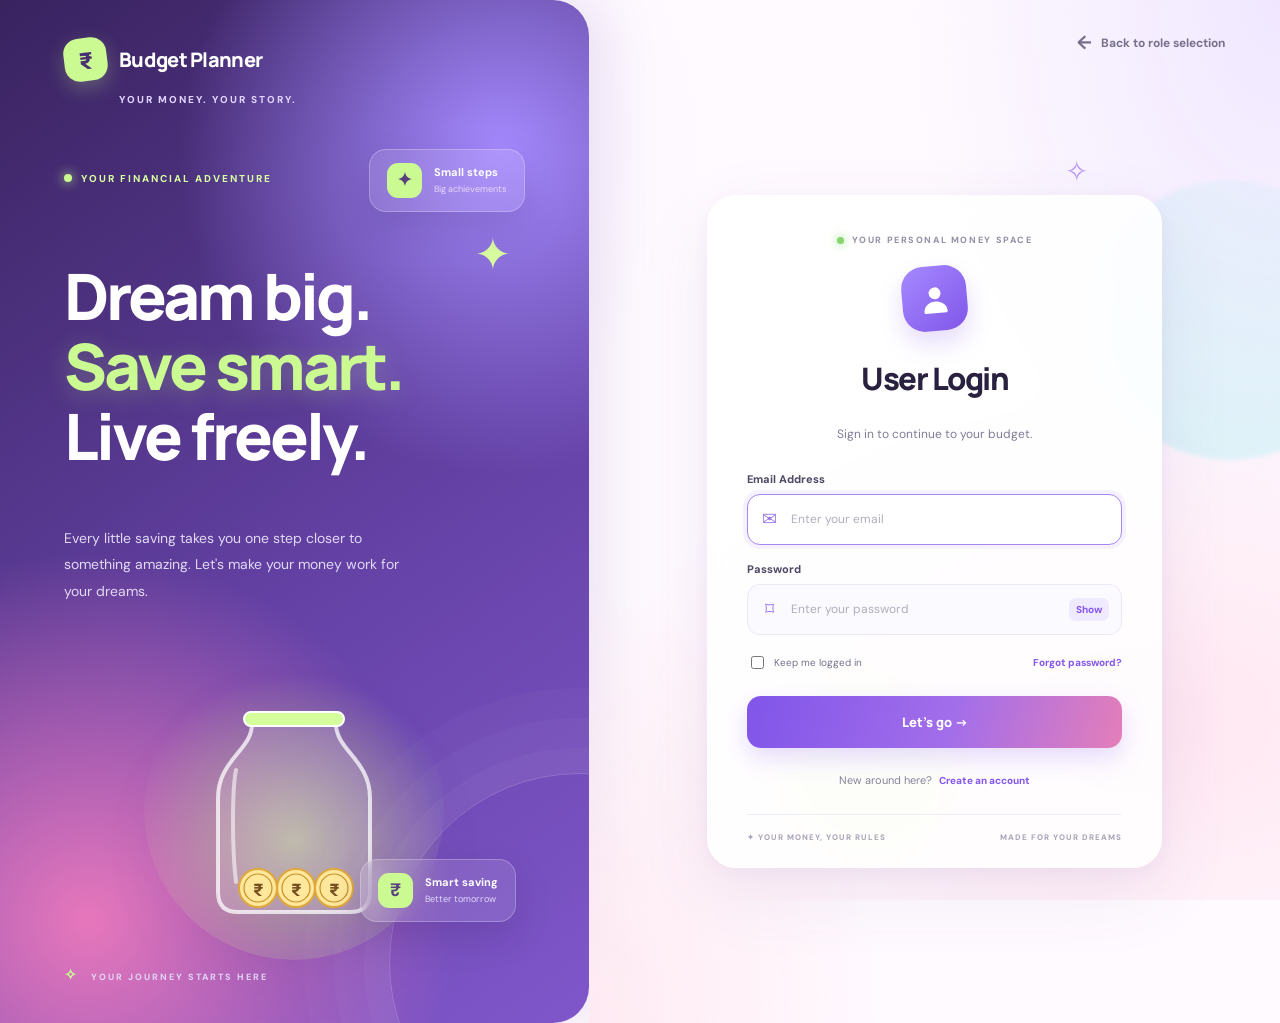
<file: user/dashboard.html>
<!DOCTYPE html>
<html lang="en">
<head>
  <meta charset="UTF-8" />
  <meta name="viewport" content="width=device-width, initial-scale=1.0" />
  <title>Dashboard | Budget Planner</title>

  <!-- Guard: only a logged-in USER may see this page. Keep these two lines first. -->
  <script src="../auth.js"></script>
  <script>var session = BPAuth.requireRole("user", "login.html");</script>

  <link rel="preconnect" href="https://fonts.googleapis.com" />
  <link rel="preconnect" href="https://fonts.gstatic.com" crossorigin />
  <link href="https://fonts.googleapis.com/css2?family=Bricolage+Grotesque:opsz,wght@12..96,600;12..96,700;12..96,800&family=Figtree:wght@400;500;600&display=swap" rel="stylesheet" />

  <link rel="stylesheet" href="dashboard.css" />
</head>
<body>
  <div class="app">

    <!-- ============ Sidebar ============ -->
    <aside class="sidebar" id="sidebar" aria-label="Main navigation">
      <a class="brand" href="#dashboard">
        <span class="brand-mark" aria-hidden="true">₹</span>
        <span class="brand-name">Budget Planner</span>
      </a>

      <nav class="nav" id="nav">
        <button class="nav-item" data-view="dashboard" type="button"><span class="ico" data-icon="dashboard"></span>Dashboard</button>
        <button class="nav-item" data-view="transactions" type="button"><span class="ico" data-icon="transactions"></span>Transactions</button>
        <button class="nav-item" data-view="budgets" type="button"><span class="ico" data-icon="budgets"></span>Budgets</button>
        <button class="nav-item" data-view="goals" type="button"><span class="ico" data-icon="goals"></span>Savings Goals</button>
        <button class="nav-item" data-view="analytics" type="button"><span class="ico" data-icon="analytics"></span>Analytics</button>
        <button class="nav-item" data-view="alerts" type="button"><span class="ico" data-icon="alerts"></span>Alerts<span class="nav-count" id="navAlertCount" hidden></span></button>
        <button class="nav-item" data-view="reports" type="button"><span class="ico" data-icon="reports"></span>Reports</button>
      </nav>

      <div class="nav nav-bottom">
        <button class="nav-item" data-view="settings" type="button"><span class="ico" data-icon="settings"></span>Settings</button>
        <button class="nav-item" id="logoutBtn" type="button"><span class="ico" data-icon="logout"></span>Logout</button>
      </div>
    </aside>
    <div class="scrim" id="scrim" hidden></div>

    <!-- ============ Main ============ -->
    <div class="main">
      <header class="topbar">
        <button class="icon-btn menu-btn" id="menuBtn" type="button" aria-label="Open menu" aria-controls="sidebar" aria-expanded="false"><span class="ico" data-icon="menu"></span></button>

        <label class="search">
          <span class="ico" data-icon="search" aria-hidden="true"></span>
          <input id="search" type="search" placeholder="Search transactions…" autocomplete="off" aria-label="Search transactions" />
          <kbd aria-hidden="true">/</kbd>
        </label>

        <div class="top-actions">
          <div class="popwrap">
            <button class="icon-btn bell" id="bellBtn" type="button" aria-label="Notifications" aria-haspopup="true" aria-expanded="false">
              <span class="ico" data-icon="alerts"></span><span class="dot" id="bellDot" hidden></span>
            </button>
            <div class="popover" id="bellPop" hidden>
              <p class="pop-title">Alerts</p>
              <ul class="pop-list" id="bellList"></ul>
              <button class="link pop-all" data-goto="alerts" type="button">See all alerts</button>
            </div>
          </div>

          <div class="popwrap">
            <button class="user-chip" id="userBtn" type="button" aria-haspopup="true" aria-expanded="false">
              <span class="avatar" id="avatar">U</span>
              <span class="user-name" id="userName">User</span>
              <span class="ico chev" data-icon="chevron" aria-hidden="true"></span>
            </button>
            <div class="popover menu" id="userPop" hidden>
              <p class="pop-email" id="userEmail"></p>
              <button class="menu-item" data-goto="settings" type="button"><span class="ico" data-icon="settings"></span>Settings</button>
              <button class="menu-item" id="logoutBtn2" type="button"><span class="ico" data-icon="logout"></span>Log out</button>
            </div>
          </div>
        </div>
      </header>

      <main class="content" id="content">

        <!-- ---------- Dashboard ---------- -->
        <section class="view" id="view-dashboard" aria-labelledby="greeting">
          <div class="page-head">
            <div>
              <h1 id="greeting" tabindex="-1">Good morning!</h1>
              <p class="sub" id="overview">Here's your financial overview.</p>
            </div>
          </div>

          <div class="banner" id="emptyBanner" hidden>
            <div>
              <strong>Your dashboard is empty.</strong>
              <span>Add your first income or expense to bring it to life, or load sample data to look around.</span>
            </div>
            <div class="banner-actions">
              <button class="btn primary" data-open="income" type="button">Add income</button>
              <button class="btn ghost" id="sampleBtn1" type="button">Load sample data</button>
            </div>
          </div>

          <section class="stats" aria-label="Summary">
            <article class="stat stat-balance">
              <span class="stat-ico" data-icon="wallet"></span>
              <p class="stat-label">Total Balance</p>
              <p class="stat-value" id="statBalance">₹0</p>
              <p class="stat-note" id="noteBalance">Available after savings</p>
            </article>
            <article class="stat stat-income">
              <span class="stat-ico" data-icon="down"></span>
              <p class="stat-label">Income</p>
              <p class="stat-value" id="statIncome">₹0</p>
              <p class="stat-note" id="noteIncome"></p>
            </article>
            <article class="stat stat-expense">
              <span class="stat-ico" data-icon="up"></span>
              <p class="stat-label">Expenses</p>
              <p class="stat-value" id="statExpense">₹0</p>
              <p class="stat-note" id="noteExpense"></p>
            </article>
            <article class="stat stat-saving">
              <span class="stat-ico" data-icon="coin"></span>
              <p class="stat-label">Savings</p>
              <p class="stat-value" id="statSaving">₹0</p>
              <p class="stat-note" id="noteSaving"></p>
            </article>
          </section>

          <section class="grid-2">
            <article class="panel">
              <header class="panel-head">
                <h2>Spending Overview</h2>
                <span class="muted" id="spendMonth"></span>
              </header>
              <div class="donut-wrap">
                <div class="donut">
                  <svg id="donut" viewBox="0 0 200 200" role="img" aria-label="Spending by category"></svg>
                  <div class="donut-center" aria-live="polite">
                    <p class="donut-value" id="donutValue">₹0</p>
                    <p class="donut-label" id="donutLabel">Total spent</p>
                  </div>
                </div>
                <ul class="legend" id="legend"></ul>
              </div>
            </article>

            <article class="panel">
              <header class="panel-head">
                <h2>Recent Transactions</h2>
                <button class="link" data-goto="transactions" type="button">View all</button>
              </header>
              <ul class="tx-list" id="recentList"></ul>
            </article>
          </section>

          <section class="panel">
            <header class="panel-head"><h2>Quick Actions</h2></header>
            <div class="quick">
              <button class="qa qa-income" data-open="income" type="button"><span class="qa-ico" data-icon="down"></span>Add Income</button>
              <button class="qa qa-expense" data-open="expense" type="button"><span class="qa-ico" data-icon="up"></span>Add Expense</button>
              <button class="qa qa-budget" data-open="budget" type="button"><span class="qa-ico" data-icon="budgets"></span>Set Budget</button>
              <button class="qa qa-goal" data-open="goal" type="button"><span class="qa-ico" data-icon="goals"></span>Add Goal</button>

              <div class="quote">
                <p>Better choices today, bigger goals tomorrow.</p>
                <svg viewBox="0 0 120 120" fill="none" aria-hidden="true">
                  <path d="M60 116C60 90 58 70 62 44" stroke="#2f7d55" stroke-width="4" stroke-linecap="round" />
                  <path d="M60 76C40 76 26 64 22 44c22-2 38 10 38 32Z" fill="#8dc29b" />
                  <path d="M62 56c2-22 18-38 40-38 0 22-14 38-40 38Z" fill="#5fa77a" />
                </svg>
              </div>
            </div>
          </section>
        </section>

        <!-- ---------- Transactions ---------- -->
        <section class="view" id="view-transactions" aria-labelledby="h-transactions" hidden>
          <div class="page-head">
            <div>
              <h1 id="h-transactions" tabindex="-1">Transactions</h1>
              <p class="sub" id="txSummary">Every rupee in and out.</p>
            </div>
            <div class="head-actions">
              <button class="btn ghost" data-open="income" type="button">Add income</button>
              <button class="btn primary" data-open="expense" type="button">Add expense</button>
            </div>
          </div>

          <div class="panel">
            <div class="toolbar">
              <div class="seg seg-sm" role="radiogroup" aria-label="Filter by type" id="typeFilter">
                <label><input type="radio" name="typeFilter" value="all" checked /><span>All</span></label>
                <label><input type="radio" name="typeFilter" value="income" /><span>Income</span></label>
                <label><input type="radio" name="typeFilter" value="expense" /><span>Expenses</span></label>
              </div>
              <select id="catFilter" aria-label="Filter by category"></select>
              <button class="chip" id="clearQuery" type="button" hidden></button>
            </div>
            <ul class="tx-list tx-full" id="txList"></ul>
          </div>
        </section>

        <!-- ---------- Budgets ---------- -->
        <section class="view" id="view-budgets" aria-labelledby="h-budgets" hidden>
          <div class="page-head">
            <div>
              <h1 id="h-budgets" tabindex="-1">Budgets</h1>
              <p class="sub" id="budgetSummary">Set a monthly limit for each category.</p>
            </div>
            <div class="head-actions">
              <button class="btn primary" data-open="budget" type="button">Set budget</button>
            </div>
          </div>
          <div class="cards" id="budgetGrid"></div>
        </section>

        <!-- ---------- Savings goals ---------- -->
        <section class="view" id="view-goals" aria-labelledby="h-goals" hidden>
          <div class="page-head">
            <div>
              <h1 id="h-goals" tabindex="-1">Savings Goals</h1>
              <p class="sub" id="goalSummary">Money you're putting aside for something that matters.</p>
            </div>
            <div class="head-actions">
              <button class="btn primary" data-open="goal" type="button">Add goal</button>
            </div>
          </div>
          <div class="cards" id="goalGrid"></div>
        </section>

        <!-- ---------- Analytics ---------- -->
        <section class="view" id="view-analytics" aria-labelledby="h-analytics" hidden>
          <div class="page-head">
            <div>
              <h1 id="h-analytics" tabindex="-1">Analytics</h1>
              <p class="sub">How your money has moved over the last six months.</p>
            </div>
          </div>

          <div class="insights" id="insights"></div>

          <article class="panel">
            <header class="panel-head">
              <h2>Income vs Expenses</h2>
              <ul class="key">
                <li><span class="swatch swatch-income"></span>Income</li>
                <li><span class="swatch swatch-expense"></span>Expenses</li>
              </ul>
            </header>
            <div class="chart-scroll"><svg id="barChart" role="img" aria-label="Monthly income and expenses"></svg></div>
          </article>
        </section>

        <!-- ---------- Alerts ---------- -->
        <section class="view" id="view-alerts" aria-labelledby="h-alerts" hidden>
          <div class="page-head">
            <div>
              <h1 id="h-alerts" tabindex="-1">Alerts</h1>
              <p class="sub">Heads-ups about your budgets, spending and goals.</p>
            </div>
          </div>
          <ul class="alert-list" id="alertList"></ul>
        </section>

        <!-- ---------- Reports ---------- -->
        <section class="view" id="view-reports" aria-labelledby="h-reports" hidden>
          <div class="page-head">
            <div>
              <h1 id="h-reports" tabindex="-1">Reports</h1>
              <p class="sub">A monthly summary you can download or print.</p>
            </div>
            <div class="head-actions no-print">
              <label class="month-pick"><span class="sr">Month</span><input type="month" id="reportMonth" /></label>
              <button class="btn ghost" id="csvBtn" type="button">Download CSV</button>
              <button class="btn primary" id="printBtn" type="button">Print</button>
            </div>
          </div>
          <div id="reportBody"></div>
        </section>

        <!-- ---------- Settings ---------- -->
        <section class="view" id="view-settings" aria-labelledby="h-settings" hidden>
          <div class="page-head">
            <div>
              <h1 id="h-settings" tabindex="-1">Settings</h1>
              <p class="sub">Your profile and your data.</p>
            </div>
          </div>

          <div class="settings-grid">
            <article class="panel">
              <header class="panel-head"><h2>Profile</h2></header>
              <form id="profileForm" novalidate>
                <div class="field">
                  <label for="setName">Display name</label>
                  <input id="setName" maxlength="40" autocomplete="name" />
                  <p class="err" id="setNameErr" hidden></p>
                </div>
                <div class="field">
                  <label for="setEmail">Email</label>
                  <input id="setEmail" disabled />
                </div>
                <button class="btn primary" type="submit">Save name</button>
              </form>
            </article>

            <article class="panel">
              <header class="panel-head"><h2>Your data</h2></header>
              <p class="muted-block">Everything is stored in this browser only, under your account. Nothing is sent anywhere.</p>
              <div class="stack">
                <button class="btn ghost" id="sampleBtn2" type="button">Load sample data</button>
                <button class="btn danger" id="clearBtn" type="button">Delete all my data</button>
              </div>
            </article>
          </div>
        </section>

      </main>
    </div>
  </div>

  <!-- ============ Dialogs ============ -->

  <dialog class="dialog" id="txDialog" aria-labelledby="txTitle">
    <form id="txForm" novalidate>
      <header class="dlg-head">
        <h2 id="txTitle">Add expense</h2>
        <button class="icon-btn" type="button" data-close aria-label="Close"><span class="ico" data-icon="close"></span></button>
      </header>

      <div class="seg" role="radiogroup" aria-label="Type">
        <label><input type="radio" name="txType" value="income" /><span>Income</span></label>
        <label><input type="radio" name="txType" value="expense" checked /><span>Expense</span></label>
      </div>

      <div class="field">
        <label for="txAmount">Amount (₹)</label>
        <input id="txAmount" inputmode="decimal" placeholder="0" autocomplete="off" />
        <p class="err" id="txAmountErr" hidden></p>
      </div>
      <div class="field">
        <label for="txCategory">Category</label>
        <select id="txCategory"></select>
      </div>
      <div class="field">
        <label for="txDate">Date</label>
        <input id="txDate" type="date" />
        <p class="err" id="txDateErr" hidden></p>
      </div>
      <div class="field">
        <label for="txNote">Note <span class="opt">(optional)</span></label>
        <input id="txNote" maxlength="60" placeholder="e.g. Grocery shopping" autocomplete="off" />
      </div>

      <footer class="dlg-foot">
        <button class="btn ghost" type="button" data-close>Cancel</button>
        <button class="btn primary" type="submit" id="txSubmit">Add expense</button>
      </footer>
    </form>
  </dialog>

  <dialog class="dialog" id="budgetDialog" aria-labelledby="budgetTitle">
    <form id="budgetForm" novalidate>
      <header class="dlg-head">
        <h2 id="budgetTitle">Set a budget</h2>
        <button class="icon-btn" type="button" data-close aria-label="Close"><span class="ico" data-icon="close"></span></button>
      </header>
      <div class="field">
        <label for="budgetCategory">Category</label>
        <select id="budgetCategory"></select>
      </div>
      <div class="field">
        <label for="budgetLimit">Monthly limit (₹)</label>
        <input id="budgetLimit" inputmode="decimal" placeholder="e.g. 5000" autocomplete="off" />
        <p class="err" id="budgetLimitErr" hidden></p>
      </div>
      <footer class="dlg-foot">
        <button class="btn ghost" type="button" data-close>Cancel</button>
        <button class="btn primary" type="submit">Save budget</button>
      </footer>
    </form>
  </dialog>

  <dialog class="dialog" id="goalDialog" aria-labelledby="goalTitle">
    <form id="goalForm" novalidate>
      <header class="dlg-head">
        <h2 id="goalTitle">Add a savings goal</h2>
        <button class="icon-btn" type="button" data-close aria-label="Close"><span class="ico" data-icon="close"></span></button>
      </header>
      <div class="field">
        <label for="goalName">Goal name</label>
        <input id="goalName" maxlength="40" placeholder="e.g. New laptop" autocomplete="off" />
        <p class="err" id="goalNameErr" hidden></p>
      </div>
      <div class="field">
        <label for="goalTarget">Target amount (₹)</label>
        <input id="goalTarget" inputmode="decimal" placeholder="e.g. 60000" autocomplete="off" />
        <p class="err" id="goalTargetErr" hidden></p>
      </div>
      <div class="field">
        <label for="goalSaved">Already saved <span class="opt">(optional)</span></label>
        <input id="goalSaved" inputmode="decimal" placeholder="0" autocomplete="off" />
        <p class="err" id="goalSavedErr" hidden></p>
      </div>
      <footer class="dlg-foot">
        <button class="btn ghost" type="button" data-close>Cancel</button>
        <button class="btn primary" type="submit">Create goal</button>
      </footer>
    </form>
  </dialog>

  <dialog class="dialog" id="fundDialog" aria-labelledby="fundTitle">
    <form id="fundForm" novalidate>
      <header class="dlg-head">
        <h2 id="fundTitle">Update goal</h2>
        <button class="icon-btn" type="button" data-close aria-label="Close"><span class="ico" data-icon="close"></span></button>
      </header>
      <p class="muted-block" id="fundInfo"></p>
      <div class="seg" role="radiogroup" aria-label="Action">
        <label><input type="radio" name="fundType" value="add" checked /><span>Add money</span></label>
        <label><input type="radio" name="fundType" value="withdraw" /><span>Withdraw</span></label>
      </div>
      <div class="field">
        <label for="fundAmount">Amount (₹)</label>
        <input id="fundAmount" inputmode="decimal" placeholder="0" autocomplete="off" />
        <p class="err" id="fundAmountErr" hidden></p>
      </div>
      <footer class="dlg-foot">
        <button class="btn ghost" type="button" data-close>Cancel</button>
        <button class="btn primary" type="submit">Update goal</button>
      </footer>
    </form>
  </dialog>

  <dialog class="dialog dialog-sm" id="confirmDialog" aria-labelledby="confirmTitle">
    <form method="dialog" id="confirmForm">
      <h2 id="confirmTitle">Are you sure?</h2>
      <p class="muted-block" id="confirmText"></p>
      <footer class="dlg-foot">
        <button class="btn ghost" value="cancel" type="submit">Cancel</button>
        <button class="btn danger" value="ok" type="submit" id="confirmOk">Delete</button>
      </footer>
    </form>
  </dialog>

  <div class="toast" id="toast" role="status" aria-live="polite"></div>

  <script src="dashboard.js"></script>
</body>
</html>
</file>
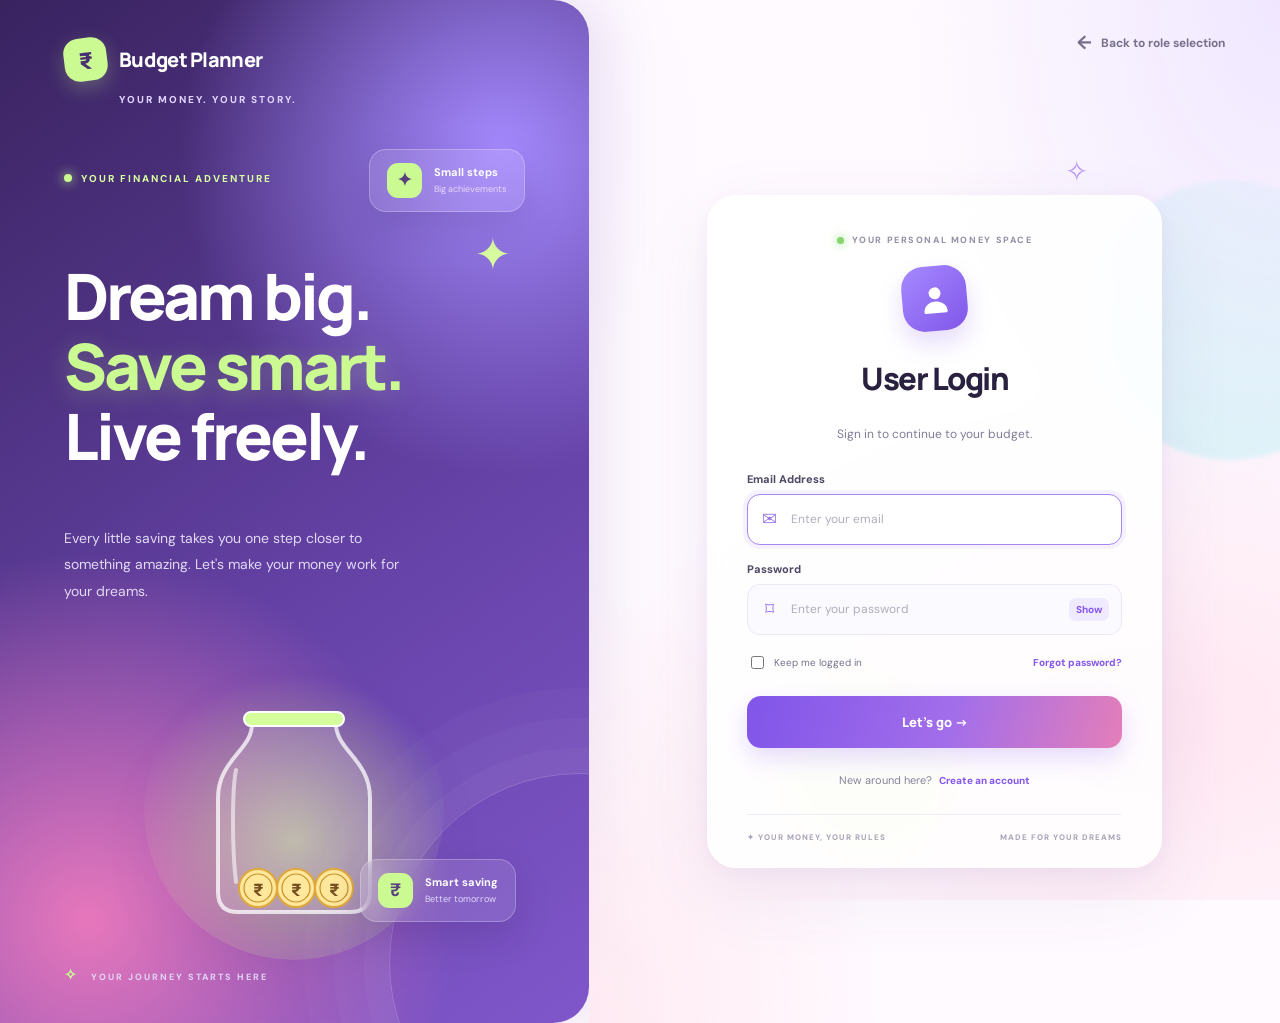
<file: user/login.html>
<!DOCTYPE html>
<html lang="en">
<head>
  <meta charset="UTF-8" />
  <meta name="viewport" content="width=device-width, initial-scale=1.0" />
  <meta name="theme-color" content="#f5edff" />
  <title>User Login | Budget Planner</title>
  <meta name="description" content="Log in to your Budget Planner account." />

  <link rel="preconnect" href="https://fonts.googleapis.com" />
  <link rel="preconnect" href="https://fonts.gstatic.com" crossorigin />
  <link href="https://fonts.googleapis.com/css2?family=DM+Sans:wght@400;500;600;700;800&family=Manrope:wght@500;600;700;800&display=swap" rel="stylesheet" />

  <link rel="stylesheet" href="login.css" />
</head>

<body class="user-login-page">

  <div class="background-shapes">
    <span class="shape shape-one"></span>
    <span class="shape shape-two"></span>
    <span class="shape shape-three"></span>
    <span class="shape shape-four"></span>
    <span class="spark spark-one">✦</span>
    <span class="spark spark-two">✧</span>
    <span class="spark spark-three">✦</span>
    <span class="spark spark-four">✧</span>
  </div>

  <div class="layout">

    <aside class="panel">

      <div class="brand-block">
        <a class="brand" href="../index.html" aria-label="Budget Planner">
          <span class="brand-mark">₹</span>
          <span class="brand-name">Budget Planner</span>
        </a>
        <p class="brand-sub">YOUR MONEY. YOUR STORY.</p>
      </div>

      <div class="panel-content">
        <div class="eyebrow"><span></span> YOUR FINANCIAL ADVENTURE</div>

        <h2 class="panel-line">
          Dream big.<br />
          <span>Save smart.</span><br />
          Live freely.
        </h2>

        <p class="panel-description">
          Every little saving takes you one step closer to something amazing.
          Let's make your money work for your dreams.
        </p>

        <div class="floating-note note-one">
          <span class="note-icon">✦</span>
          <div>
            <strong>Small steps</strong>
            <small>Big achievements</small>
          </div>
        </div>

        <div class="floating-note note-two">
          <span class="note-icon">₹</span>
          <div>
            <strong>Smart saving</strong>
            <small>Better tomorrow</small>
          </div>
        </div>

        <svg class="jar" viewBox="0 0 240 320" aria-hidden="true">
          <defs>
            <radialGradient id="glow" cx="50%" cy="60%" r="55%">
              <stop offset="0%" stop-color="#d6ff9b" stop-opacity="0.55" />
              <stop offset="100%" stop-color="#d6ff9b" stop-opacity="0" />
            </radialGradient>
          </defs>

          <circle cx="120" cy="190" r="150" fill="url(#glow)" />

          <g class="sprout">
            <path class="stem" d="M122 180C122 140 120 100 124 58" />
            <path class="leaf leaf-a" d="M122 112C96 112 78 96 74 74c24-2 46 12 48 38Z" />
            <path class="leaf leaf-b" d="M124 82c2-24 22-42 50-42 0 26-18 42-50 42Z" />
            <path class="leaf leaf-c" d="M124 62c-12-10-14-26-6-40 16 8 20 24 6 40Z" />
          </g>

          <path class="glass" d="M78 104C78 130 44 140 44 178V272Q44 292 64 292H176Q196 292 196 272V178C196 140 162 130 162 104Z" />
          <rect class="rim" x="70" y="92" width="100" height="14" rx="7" />

          <g class="coin" data-row="1" style="--d:0">
            <circle cx="84" cy="268" r="19" class="coin-face" />
            <circle cx="84" cy="268" r="14" class="coin-ring" />
            <text x="84" y="269" class="coin-mark">₹</text>
          </g>

          <g class="coin" data-row="1" style="--d:1">
            <circle cx="122" cy="268" r="19" class="coin-face" />
            <circle cx="122" cy="268" r="14" class="coin-ring" />
            <text x="122" y="269" class="coin-mark">₹</text>
          </g>

          <g class="coin" data-row="1" style="--d:2">
            <circle cx="160" cy="268" r="19" class="coin-face" />
            <circle cx="160" cy="268" r="14" class="coin-ring" />
            <text x="160" y="269" class="coin-mark">₹</text>
          </g>

          <g class="coin" data-row="2" style="--d:0">
            <circle cx="103" cy="232" r="19" class="coin-face" />
            <circle cx="103" cy="232" r="14" class="coin-ring" />
            <text x="103" y="233" class="coin-mark">₹</text>
          </g>

          <g class="coin" data-row="2" style="--d:1">
            <circle cx="141" cy="232" r="19" class="coin-face" />
            <circle cx="141" cy="232" r="14" class="coin-ring" />
            <text x="141" y="233" class="coin-mark">₹</text>
          </g>

          <g class="coin" data-row="3" style="--d:0">
            <circle cx="122" cy="196" r="19" class="coin-face" />
            <circle cx="122" cy="196" r="14" class="coin-ring" />
            <text x="122" y="197" class="coin-mark">₹</text>
          </g>

          <path class="shine" d="M62 150C58 170 58 230 62 262" />
        </svg>
      </div>

      <div class="panel-footer">
        <span>✧</span> YOUR JOURNEY STARTS HERE
      </div>

    </aside>

    <main class="form-side">

      <a class="back" href="../role.html">
        <span>←</span> Back to role selection
      </a>

      <section class="card">

        <div class="card-top-label">
          <span class="online-dot"></span>
          YOUR PERSONAL MONEY SPACE
        </div>

        <div class="badge" aria-hidden="true">
          <svg viewBox="0 0 24 24" width="34" height="34" fill="currentColor">
            <circle cx="12" cy="8" r="4.2" />
            <path d="M3.8 21c0-4.4 3.7-7.2 8.2-7.2s8.2 2.8 8.2 7.2c0 .6-.4 1-1 1H4.8c-.6 0-1-.4-1-1Z" />
          </svg>
        </div>

        <h1 id="title">Welcome back!</h1>
        <p class="sub" id="subtitle">Your next big dream starts with a login.</p>

        <!-- LOGIN FORM -->
        <form id="loginForm" novalidate>

          <div class="field">
            <label for="email">Email Address</label>
            <div class="control">
              <span class="input-icon">✉</span>
              <input id="email" name="email" type="email" inputmode="email" autocomplete="username" placeholder="Enter your email" aria-describedby="emailError" />
            </div>
            <p class="error" id="emailError" hidden></p>
          </div>

          <div class="field">
            <label for="password">Password</label>
            <div class="control">
              <span class="input-icon">⌑</span>
              <input id="password" name="password" type="password" autocomplete="current-password" placeholder="Enter your password" aria-describedby="passwordError" />
              <button class="toggle" id="toggle" type="button" aria-label="Show password" aria-pressed="false">Show</button>
            </div>
            <p class="error" id="passwordError" hidden></p>
          </div>

          <div class="row">
            <label class="remember">
              <input type="checkbox" id="remember" />
              <span>Keep me logged in</span>
            </label>
            <a class="link" href="#" id="forgot">Forgot password?</a>
          </div>

          <p class="form-error" id="formError" role="alert" hidden></p>

          <button class="submit" id="submit" type="submit">
            <span class="submit-label">Let's go →</span>
          </button>

        </form>

        <!-- SIGNUP FORM -->
        <form id="signupForm" novalidate hidden>

          <div class="field">
            <label for="sName">Full Name</label>
            <div class="control">
              <span class="input-icon">✧</span>
              <input id="sName" name="name" type="text" autocomplete="name" placeholder="Enter your full name" aria-describedby="sNameError" />
            </div>
            <p class="error" id="sNameError" hidden></p>
          </div>

          <div class="field">
            <label for="sEmail">Email Address</label>
            <div class="control">
              <span class="input-icon">✉</span>
              <input id="sEmail" name="email" type="email" inputmode="email" autocomplete="email" placeholder="Enter your email" aria-describedby="sEmailError" />
            </div>
            <p class="error" id="sEmailError" hidden></p>
          </div>

          <div class="field">
            <label for="sPassword">Password</label>
            <div class="control">
              <span class="input-icon">⌑</span>
              <input id="sPassword" name="password" type="password" autocomplete="new-password" placeholder="Create a password" aria-describedby="sPasswordHelp sPasswordError" />
              <button class="toggle" id="sToggle" type="button" aria-label="Show password" aria-pressed="false">Show</button>
            </div>
            <p class="help" id="sPasswordHelp">At least 8 characters, with a letter and a number.</p>
            <p class="error" id="sPasswordError" hidden></p>
          </div>

          <div class="field">
            <label for="sConfirm">Confirm Password</label>
            <div class="control">
              <span class="input-icon">⌑</span>
              <input id="sConfirm" name="confirm" type="password" autocomplete="new-password" placeholder="Re-enter your password" aria-describedby="sConfirmError" />
            </div>
            <p class="error" id="sConfirmError" hidden></p>
          </div>

          <p class="form-error" id="signupError" role="alert" hidden></p>

          <button class="submit" id="sSubmit" type="submit">
            <span class="submit-label">Create my account →</span>
          </button>

        </form>

        <p class="alt" id="altLogin">
          New around here?
          <a class="link" href="#signup" id="toSignup">Create an account</a>
        </p>

        <p class="alt" id="altSignup" hidden>
          Already have an account?
          <a class="link" href="#login" id="toLogin">Log in</a>
        </p>

        <div class="card-bottom">
          <span>✦ YOUR MONEY, YOUR RULES</span>
          <span>MADE FOR YOUR DREAMS</span>
        </div>

      </section>
    </main>

  </div>

  <div class="toast" id="toast" role="status" aria-live="polite"></div>

  <script src="../auth.js"></script>
  <script src="login.js"></script>

</body>
</html>
</file>
<file: role.css>
/* =========================================================
   BUDGET PLANNER — PREMIUM COLOURFUL EDITION
   Bright • Modern • Playful • Premium Fintech
========================================================= */

:root {
  --ink: #28233d;
  --muted: #77738a;
  --white: #ffffff;
  --purple: #8055e9;
  --purple-dark: #6d4ac5;
  --violet: #a58aff;
  --lavender: #eee7ff;
  --lime: #c9f28d;
  --green: #548d42;
  --coral: #ff987f;
  --peach: #ffe0d1;
  --blue: #c6e5ff;
  --yellow: #ffe89b;
  --pink: #f9d5e8;
  --dark: #302a48;
  --font-main: "DM Sans", sans-serif;
  --font-heading: "Manrope", sans-serif;
}

* {
  margin: 0;
  padding: 0;
  box-sizing: border-box;
}

html {
  scroll-behavior: smooth;
  scroll-padding-top: 100px;
}

body {
  background: #fffdfb;
  color: var(--ink);
  font-family: var(--font-main);
  overflow-x: hidden;
  transition: opacity 380ms ease, transform 380ms ease;
}

a {
  color: inherit;
  text-decoration: none;
  -webkit-tap-highlight-color: transparent;
}

::selection {
  background: var(--lime);
  color: var(--ink);
}

/* =========================================================
   BACKGROUND
========================================================= */

.background-shapes {
  position: fixed;
  inset: 0;
  overflow: hidden;
  pointer-events: none;
  z-index: -1;
}

.shape {
  position: absolute;
  border-radius: 50%;
  opacity: 0.4;
  filter: blur(2px);
  animation: floatingShape 15s ease-in-out infinite alternate;
}

.shape-one {
  width: 330px;
  height: 330px;
  top: 5%;
  left: -160px;
  background: #d4c2ff;
}

.shape-two {
  width: 280px;
  height: 280px;
  top: 35%;
  right: -120px;
  background: #d5f4a6;
  animation-delay: -4s;
}

.shape-three {
  width: 220px;
  height: 220px;
  bottom: 8%;
  left: 18%;
  background: #ffc5ae;
  animation-delay: -7s;
}

.shape-four {
  width: 180px;
  height: 180px;
  top: 68%;
  right: 10%;
  background: #a9ddff;
  animation-delay: -2s;
}

@keyframes floatingShape {
  from {
    transform: translate(0, 0) rotate(0deg) scale(1);
  }
  to {
    transform: translate(40px, -45px) rotate(35deg) scale(1.15);
  }
}

/* =========================================================
   NAVIGATION
========================================================= */

.navbar {
  width: min(1200px, 90%);
  min-height: 78px;
  margin: 18px auto 0;
  padding: 0 24px;
  display: flex;
  justify-content: space-between;
  align-items: center;
  gap: 20px;
  position: relative;
  z-index: 10;
  background: #ffffffd9;
  backdrop-filter: blur(20px);
  border: 1px solid #ffffff;
  border-radius: 22px;
  box-shadow: 0 10px 35px #5140790b;
}

.logo {
  display: inline-flex;
  align-items: center;
  gap: 10px;
  font-family: var(--font-heading);
  font-size: 21px;
  font-weight: 800;
  letter-spacing: -1px;
}

.logo-icon {
  width: 39px;
  height: 39px;
  display: grid;
  place-items: center;
  border-radius: 13px;
  color: #304122;
  background: linear-gradient(135deg, #c8f28e, #e5ffb7);
  box-shadow: 0 6px 18px #a6d76b40;
}

.logo-highlight {
  color: var(--purple);
}

.nav-links {
  display: flex;
  align-items: center;
  gap: 34px;
}

.nav-links a {
  color: #777387;
  font-size: 13px;
  font-weight: 700;
  transition: color 0.3s ease;
}

.nav-links a:hover {
  color: var(--purple);
}

.nav-button {
  padding: 13px 20px;
  border-radius: 30px;
  background: linear-gradient(120deg, #7852db, #a27eec);
  color: white;
  font-size: 12px;
  font-weight: 800;
  box-shadow: 0 8px 22px #8867df40;
  transition: all 0.3s ease;
}

.nav-button span {
  margin-left: 9px;
}

.nav-button:hover {
  transform: translateY(-3px);
  box-shadow: 0 13px 25px #8867df55;
}

/* =========================================================
   HERO
========================================================= */

.hero {
  width: min(1200px, 90%);
  min-height: 650px;
  margin: auto;
  display: grid;
  grid-template-columns: 1fr 1fr;
  align-items: center;
  gap: 50px;
  padding: 65px 0 85px;
}

.hero-content {
  animation: enterUp 0.9s ease both;
}

.eyebrow {
  display: inline-flex;
  align-items: center;
  gap: 10px;
  padding: 11px 16px;
  margin-bottom: 28px;
  background: #f0eaff;
  color: #7858cf;
  border: 1px solid #e5dcff;
  border-radius: 30px;
  font-size: 9px;
  font-weight: 800;
  letter-spacing: 1.3px;
}

.status-dot {
  width: 8px;
  height: 8px;
  border-radius: 50%;
  background: #83c950;
  box-shadow: 0 0 0 4px #dff2cb;
}

.hero h1 {
  font-family: var(--font-heading);
  font-size: clamp(58px, 6.3vw, 86px);
  font-weight: 800;
  line-height: 1.04;
  letter-spacing: -5px;
}

.highlight-text {
  position: relative;
  color: #895fe9;
  text-shadow: 0 8px 30px #a58aff40;
}

.highlight-text::after {
  content: "";
  position: absolute;
  left: 0;
  right: 0;
  bottom: 1px;
  height: 12px;
  border-radius: 20px;
  background: #c8f28d;
  z-index: -1;
  transform: rotate(-2deg);
}

.hero-description {
  max-width: 465px;
  margin: 27px 0 30px;
  color: var(--muted);
  font-size: 14px;
  line-height: 1.95;
}

.hero-buttons {
  display: flex;
  flex-wrap: wrap;
  gap: 14px;
}

.primary-button,
.secondary-button {
  display: inline-flex;
  align-items: center;
  justify-content: center;
  gap: 15px;
  padding: 16px 24px;
  border-radius: 35px;
  font-size: 12px;
  font-weight: 800;
  transition: all 0.3s ease;
}

.primary-button {
  color: white;
  background: linear-gradient(120deg, #7852db, #a27eec);
  box-shadow: 0 12px 25px #8867df45;
}

.primary-button:hover {
  transform: translateY(-5px);
  box-shadow: 0 17px 30px #8867df60;
}

.secondary-button {
  background: white;
  border: 1px solid #e9e2f5;
}

.secondary-button:hover {
  transform: translateY(-5px);
  border-color: var(--purple);
  background: #f7f2ff;
}

.hero-note {
  margin-top: 34px;
  color: #9993a6;
  font-size: 11px;
}

.hero-note span {
  color: #9269e9;
  margin-right: 7px;
}

/* =========================================================
   HERO ILLUSTRATION
========================================================= */

.hero-visual {
  min-height: 470px;
  position: relative;
  display: grid;
  place-items: center;
  animation: enterUp 1.1s ease both;
}

.orbit {
  position: absolute;
  border: 1px solid #d9cdf7;
  border-radius: 50%;
}

.orbit-one {
  width: 440px;
  height: 355px;
  transform: rotate(-20deg);
}

.orbit-two {
  width: 355px;
  height: 445px;
  transform: rotate(35deg);
}

.dashboard-card {
  width: min(390px, 90%);
  padding: 27px;
  background: white;
  border: 1px solid #ffffff;
  border-radius: 27px;
  position: relative;
  z-index: 2;
  box-shadow: 0 35px 80px #59427e20, 0 5px 20px #59427e08;
  animation: dashboardFloat 5s ease-in-out infinite;
}

.card-header {
  display: flex;
  justify-content: space-between;
  align-items: center;
}

.small-label {
  color: #9993a5;
  font-size: 9px;
  font-weight: 800;
  letter-spacing: 1px;
}

.card-header h3 {
  margin-top: 5px;
  font-family: var(--font-heading);
  font-size: 17px;
}

.card-menu {
  color: #aaa5b7;
  letter-spacing: 3px;
}

.balance-section {
  margin-top: 27px;
  padding: 22px;
  border-radius: 19px;
  background: linear-gradient(135deg, #eee7ff, #f8edff);
}

.balance-section h2 {
  margin: 9px 0;
  font-family: var(--font-heading);
  font-size: 33px;
  letter-spacing: -1px;
}

.balance-section h2 span {
  color: #aaa1ba;
  font-size: 18px;
}

.balance-change {
  color: #68a447;
  font-size: 10px;
  font-weight: 800;
}

.mini-stats {
  display: grid;
  grid-template-columns: 1fr 1fr;
  gap: 12px;
  margin-top: 14px;
}

.mini-stat {
  padding: 16px;
  border-radius: 16px;
}

.income-stat {
  background: linear-gradient(140deg, #e6f7d5, #d8f0bd);
}

.expense-stat {
  background: linear-gradient(140deg, #ffe8dc, #ffd6c3);
}

.stat-icon {
  display: block;
  font-size: 17px;
  margin-bottom: 8px;
}

.income-stat .stat-icon {
  color: #5d9a3c;
}

.expense-stat .stat-icon {
  color: #e28a68;
}

.mini-stat strong {
  display: block;
  margin-top: 7px;
  font-size: 15px;
}

.progress-area {
  margin-top: 23px;
}

.progress-heading {
  display: flex;
  justify-content: space-between;
  font-size: 11px;
  font-weight: 800;
}

.progress-track {
  width: 100%;
  height: 9px;
  margin: 11px 0;
  overflow: hidden;
  border-radius: 20px;
  background: #eeeaf5;
}

.progress-fill {
  width: 72%;
  height: 100%;
  border-radius: inherit;
  background: linear-gradient(90deg, #956ee9, #c8ef86);
}

.progress-caption {
  color: #9692a2;
  font-size: 10px;
}

.card-bottom {
  display: flex;
  justify-content: space-between;
  padding-top: 18px;
  margin-top: 20px;
  border-top: 1px solid #f0edf5;
  color: #898399;
  font-size: 10px;
}

.floating-label {
  position: absolute;
  z-index: 3;
  padding: 13px 17px;
  border-radius: 30px;
  background: white;
  box-shadow: 0 12px 35px #38275d18;
  font-size: 11px;
  font-weight: 800;
  animation: dashboardFloat 4s ease-in-out infinite alternate;
}

.floating-label span {
  color: var(--purple);
  margin-right: 6px;
}

.label-top {
  top: 35px;
  right: -5px;
}

.label-bottom {
  bottom: 35px;
  left: -5px;
  animation-delay: -2s;
}

.decorative-star {
  position: absolute;
  color: var(--purple);
  font-size: 31px;
}

.star-one {
  top: 15px;
  left: 8%;
}

.star-two {
  bottom: 15px;
  right: 7%;
  color: #8cc65a;
}

/* =========================================================
   SECTION HEADINGS
========================================================= */

.features-section,
.about-section,
.get-started-section {
  width: min(1200px, 90%);
  margin: auto;
  padding: 100px 0;
}

.section-heading,
.get-started-heading {
  text-align: center;
  margin-bottom: 55px;
}

.section-tag {
  display: inline-block;
  margin-bottom: 16px;
  color: #805bd6;
  font-size: 10px;
  font-weight: 800;
  letter-spacing: 2px;
}

.section-heading h2,
.get-started-heading h2 {
  font-family: var(--font-heading);
  font-size: clamp(36px, 4vw, 53px);
  line-height: 1.17;
  letter-spacing: -2px;
}

.section-heading h2 span,
.get-started-heading h2 span {
  color: #9169e9;
}

.section-heading p,
.get-started-heading p {
  max-width: 560px;
  margin: 18px auto 0;
  color: var(--muted);
  font-size: 13px;
  line-height: 1.9;
}

/* =========================================================
   FEATURE CARDS
========================================================= */

.features-grid {
  display: grid;
  grid-template-columns: repeat(3, 1fr);
  gap: 22px;
}

.feature-card {
  min-height: 245px;
  padding: 28px;
  border: 1px solid #ffffffb8;
  border-radius: 24px;
  position: relative;
  overflow: hidden;
  transition: transform 0.4s ease, box-shadow 0.4s ease;
}

.feature-card::after {
  content: "";
  position: absolute;
  width: 140px;
  height: 140px;
  right: -45px;
  bottom: -65px;
  border-radius: 50%;
  background: #ffffff60;
  transition: transform 0.5s ease;
}

.feature-card:hover {
  transform: translateY(-10px) scale(1.015);
  box-shadow: 0 22px 45px #51407917;
}

.feature-card:hover::after {
  transform: scale(1.7);
}

.feature-purple {
  background: linear-gradient(145deg, #f0e7ff, #d6c5ff);
}

.feature-lime {
  background: linear-gradient(145deg, #effbdc, #c8ed9b);
}

.feature-peach {
  background: linear-gradient(145deg, #fff0e7, #ffc4a8);
}

.feature-blue {
  background: linear-gradient(145deg, #e8f5ff, #b8dcff);
}

.feature-yellow {
  background: linear-gradient(145deg, #fff7d6, #ffdf82);
}

.feature-pink {
  background: linear-gradient(145deg, #fff0f7, #f2bfdb);
}

.feature-icon {
  width: 51px;
  height: 51px;
  display: grid;
  place-items: center;
  border-radius: 16px;
  background: #ffffffd9;
  box-shadow: 0 7px 20px #59427e0d;
  font-size: 23px;
  font-weight: 800;
}

.feature-number {
  position: absolute;
  top: 31px;
  right: 28px;
  color: #827b93;
  font-size: 11px;
  font-weight: 800;
}

.feature-card h3 {
  margin-top: 28px;
  font-family: var(--font-heading);
  font-size: 19px;
}

.feature-card p {
  max-width: 265px;
  margin-top: 10px;
  color: #716d7c;
  font-size: 12px;
  line-height: 1.8;
}

.feature-arrow {
  position: absolute;
  right: 25px;
  bottom: 25px;
  font-size: 18px;
  transition: transform 0.3s ease;
}

.feature-card:hover .feature-arrow {
  transform: translate(5px, -5px);
}

/* =========================================================
   HOW IT WORKS
========================================================= */

.how-section {
  width: 100%;
  min-height: 620px;
  padding: 85px max(5%, calc((100% - 1200px) / 2));
  display: grid;
  grid-template-columns: 1fr 1fr;
  align-items: center;
  gap: 65px;
  position: relative;
  overflow: hidden;
  background:
    radial-gradient(circle at 85% 15%, #8870d1 0%, transparent 32%),
    radial-gradient(circle at 10% 90%, #527d5b 0%, transparent 36%),
    #39334f;
  color: white;
}

.how-section::before {
  content: "";
  position: absolute;
  width: 500px;
  height: 500px;
  top: -130px;
  right: -140px;
  border-radius: 50%;
  background: #a28aff20;
  filter: blur(65px);
}

.how-content {
  position: relative;
  z-index: 2;
}

.light-tag {
  color: var(--lime);
}

.how-content h2 {
  margin-bottom: 20px;
  font-family: var(--font-heading);
  font-size: clamp(37px, 4vw, 53px);
  line-height: 1.2;
  letter-spacing: -2px;
}

.how-content h2 span {
  color: var(--lime);
}

.how-content > p {
  max-width: 450px;
  color: #d1ccdf;
  font-size: 13px;
  line-height: 1.9;
}

.steps-list {
  display: grid;
  gap: 26px;
  margin-top: 36px;
}

.step {
  display: flex;
  gap: 18px;
}

.step-number {
  min-width: 43px;
  height: 43px;
  display: grid;
  place-items: center;
  border: 1px solid #ffffff30;
  border-radius: 14px;
  background: #ffffff18;
  color: var(--lime);
  font-size: 12px;
  font-weight: 800;
}

.step h3 {
  margin-bottom: 6px;
  font-size: 15px;
}

.step p {
  max-width: 340px;
  color: #c5c0d1;
  font-size: 12px;
  line-height: 1.8;
}

/* Decorative illustration */

.how-visual {
  height: 410px;
  display: grid;
  place-items: center;
  position: relative;
  z-index: 2;
}

.circle {
  position: absolute;
  border-radius: 50%;
}

.circle-large {
  width: 350px;
  height: 350px;
  background: linear-gradient(145deg, #dcf5a8, #a28aff);
  box-shadow: 0 25px 70px #00000030;
  animation: rotateSlow 20s linear infinite;
}

.circle-medium {
  width: 265px;
  height: 265px;
  border: 2px solid #ffffff75;
  transform: translate(25px, -20px);
}

.circle-small {
  width: 155px;
  height: 155px;
  background: #ffc4a8;
  opacity: 0.9;
  transform: translate(90px, 90px);
  mix-blend-mode: screen;
}

.how-quote {
  width: 255px;
  padding: 30px;
  position: relative;
  z-index: 3;
  text-align: center;
  border-radius: 25px;
  background: #ffffffed;
  color: var(--dark);
  box-shadow: 0 20px 50px #00000020;
}

.how-quote span {
  color: var(--purple);
  font-size: 27px;
}

.how-quote h3 {
  margin: 13px 0;
  font-family: var(--font-heading);
  font-size: 20px;
  line-height: 1.4;
}

.how-quote p {
  color: #8c8798;
  font-size: 11px;
}

/* =========================================================
   ABOUT SECTION
========================================================= */

.about-section {
  display: grid;
  grid-template-columns: 0.9fr 1.1fr;
  align-items: center;
  gap: 90px;
}

.about-decoration {
  min-height: 350px;
  display: grid;
  place-items: center;
  position: relative;
  overflow: hidden;
  border-radius: 32px;
  background: linear-gradient(145deg, #e4d6ff, #f9ddf3);
}

.about-decoration::before,
.about-decoration::after {
  content: "";
  position: absolute;
  border-radius: 50%;
}

.about-decoration::before {
  width: 300px;
  height: 300px;
  left: -120px;
  bottom: -140px;
  background: #bdf080;
}

.about-decoration::after {
  width: 230px;
  height: 230px;
  top: -100px;
  right: -70px;
  background: #ffad92;
}

.about-symbol {
  width: 145px;
  height: 145px;
  display: grid;
  place-items: center;
  position: relative;
  z-index: 2;
  border-radius: 40px;
  background: white;
  color: var(--purple);
  font-size: 76px;
  font-weight: 800;
  box-shadow: 0 25px 55px #4934772a;
  transform: rotate(-8deg);
  animation: dashboardFloat 5s ease-in-out infinite;
}

.about-spark {
  position: absolute;
  z-index: 3;
  font-size: 32px;
  color: var(--purple);
}

.spark-a {
  top: 55px;
  left: 55px;
}

.spark-b {
  right: 55px;
  bottom: 50px;
  color: #79a841;
}

.about-content h2 {
  font-family: var(--font-heading);
  font-size: clamp(38px, 4vw, 53px);
  letter-spacing: -2px;
  line-height: 1.2;
}

.about-content h2 span {
  color: var(--purple);
}

.about-content p {
  margin: 22px 0;
  color: var(--muted);
  font-size: 14px;
  line-height: 1.9;
}

.text-link {
  display: inline-flex;
  gap: 12px;
  padding-bottom: 7px;
  border-bottom: 1px solid #b7a8ed;
  color: var(--purple-dark);
  font-size: 13px;
  font-weight: 800;
  transition: color 0.3s ease;
}

.text-link:hover {
  color: #ad5fe7;
}

/* =========================================================
   USER AND ADMIN CHOICE
========================================================= */

.get-started-section {
  padding-top: 90px;
  padding-bottom: 105px;
}

.get-started-heading {
  margin-bottom: 48px;
}

.role-options {
  max-width: 950px;
  margin: auto;
  display: grid;
  grid-template-columns: 1fr 1fr;
  gap: 26px;
}

.role-card {
  min-height: 330px;
  padding: 32px;
  display: flex;
  flex-direction: column;
  justify-content: space-between;
  position: relative;
  overflow: hidden;
  border-radius: 29px;
  cursor: pointer;
  transition: transform 0.4s ease, box-shadow 0.4s ease;
}

.role-card::before {
  content: "";
  position: absolute;
  width: 250px;
  height: 250px;
  right: -95px;
  top: -110px;
  border-radius: 50%;
  background: #ffffff65;
  transition: transform 0.5s ease;
}

.role-card::after {
  content: "";
  position: absolute;
  width: 100px;
  height: 100px;
  left: -35px;
  bottom: -45px;
  border-radius: 50%;
  background: #ffffff35;
}

.role-card:hover {
  transform: translateY(-11px);
  box-shadow: 0 28px 55px #51407920;
}

.role-card:hover::before {
  transform: scale(1.5);
}

.user-role {
  color: #28472a;
  background:
    radial-gradient(circle at 85% 10%, #ffffff90 0%, transparent 30%),
    linear-gradient(140deg, #e5f8c9, #b8e983);
  box-shadow: 0 12px 30px #a7d97825;
}

.admin-role {
  color: #392958;
  background:
    radial-gradient(circle at 85% 10%, #ffffff90 0%, transparent 30%),
    linear-gradient(140deg, #eee5ff, #c9b4ff);
  box-shadow: 0 12px 30px #9e83e425;
}

.role-card-top,
.role-card-content,
.role-card-bottom {
  position: relative;
  z-index: 2;
}

.role-card-top {
  display: flex;
  align-items: center;
  justify-content: space-between;
}

.role-icon {
  width: 57px;
  height: 57px;
  display: grid;
  place-items: center;
  border-radius: 18px;
  background: #ffffffd9;
  font-size: 28px;
}

.user-role .role-icon {
  color: #528b39;
}

.admin-role .role-icon {
  color: #7955d0;
}

.role-label {
  font-size: 9px;
  font-weight: 800;
  letter-spacing: 1.5px;
  opacity: 0.7;
}

.role-card-content h3 {
  margin-bottom: 12px;
  font-family: var(--font-heading);
  font-size: 34px;
  letter-spacing: -1px;
}

.role-card-content p {
  max-width: 340px;
  font-size: 13px;
  line-height: 1.85;
  opacity: 0.8;
}

.role-card-bottom {
  padding-top: 20px;
  display: flex;
  justify-content: space-between;
  align-items: center;
  border-top: 1px solid #ffffffb0;
  font-size: 13px;
  font-weight: 800;
}

.role-arrow {
  width: 40px;
  height: 40px;
  display: grid;
  place-items: center;
  border-radius: 50%;
  background: #ffffffd9;
  font-size: 19px;
  transition: transform 0.35s ease;
}

.role-card:hover .role-arrow {
  transform: rotate(45deg) scale(1.08);
}

.bottom-note {
  margin-top: 42px;
  text-align: center;
  color: #8b8798;
  font-size: 12px;
}

.bottom-note span {
  margin-right: 7px;
  color: var(--purple);
}

/* Role navigation status */

.status {
  position: absolute;
  z-index: 5;
  top: 18px;
  right: 20px;
  padding: 7px 12px;
  border-radius: 20px;
  background: #ffffff;
  color: var(--green);
  font-size: 10px;
  font-weight: 800;
}

.status[hidden] {
  display: none;
}

.role-card.is-active {
  transform: translateY(-11px) scale(1.02);
}

/* =========================================================
   FOOTER
========================================================= */

.footer {
  padding: 40px 5% 20px;
  display: grid;
  grid-template-columns: 1fr 1fr 1fr;
  align-items: center;
  gap: 20px;
  background: linear-gradient(110deg, #eee8ff, #ffeaf1, #e8f5d9);
}

.footer-logo {
  justify-self: start;
}

.footer > p {
  text-align: center;
  color: #777387;
  font-size: 12px;
}

.footer-link {
  justify-self: end;
  color: var(--purple-dark);
  font-size: 12px;
  font-weight: 800;
}

.footer-bottom {
  grid-column: 1 / -1;
  display: flex;
  justify-content: space-between;
  gap: 15px;
  padding-top: 20px;
  border-top: 1px solid #ded9e9;
  color: #8d8799;
  font-size: 10px;
}

/* =========================================================
   ANIMATIONS
========================================================= */

@keyframes enterUp {
  from {
    opacity: 0;
    transform: translateY(30px);
  }
  to {
    opacity: 1;
    transform: translateY(0);
  }
}

@keyframes dashboardFloat {
  0%, 100% {
    transform: translateY(0);
  }
  50% {
    transform: translateY(-12px);
  }
}

@keyframes rotateSlow {
  from {
    transform: rotate(0deg);
  }
  to {
    transform: rotate(360deg);
  }
}

/* Scroll reveal */

.reveal {
  opacity: 0;
  transform: translateY(25px);
  transition: opacity 0.7s ease, transform 0.7s ease;
}

.reveal.visible {
  opacity: 1;
  transform: translateY(0);
}

/* Page exit animation */

body.leaving {
  opacity: 0;
  transform: translateY(8px);
}

/* =========================================================
   TABLET RESPONSIVE
========================================================= */

@media (max-width: 900px) {
  .hero {
    grid-template-columns: 1fr;
    text-align: center;
    padding-top: 60px;
  }

  .hero-description {
    margin-left: auto;
    margin-right: auto;
  }

  .hero-buttons {
    justify-content: center;
  }

  .hero-note {
    margin-top: 25px;
  }

  .hero-visual {
    min-height: 480px;
  }

  .features-grid {
    grid-template-columns: repeat(2, 1fr);
  }

  .how-section {
    grid-template-columns: 1fr;
    padding: 80px 7%;
  }

  .how-visual {
    min-height: 350px;
  }

  .about-section {
    gap: 45px;
  }
}

/* =========================================================
   MOBILE RESPONSIVE
========================================================= */

@media (max-width: 600px) {
  .navbar {
    width: 90%;
    min-height: 75px;
    padding: 0 12px;
    border-radius: 17px;
  }

  .nav-links {
    display: none;
  }

  .logo {
    font-size: 18px;
  }

  .nav-button {
    padding: 11px 15px;
    font-size: 11px;
  }

  .hero {
    width: 90%;
    gap: 15px;
    padding: 55px 0 60px;
  }

  .hero h1 {
    font-size: 54px;
    letter-spacing: -3px;
  }

  .hero-description {
    font-size: 13px;
  }

  .hero-visual {
    min-height: 410px;
  }

  .dashboard-card {
    padding: 20px;
  }

  .balance-section h2 {
    font-size: 27px;
  }

  .orbit-one {
    width: 300px;
    height: 300px;
  }

  .orbit-two {
    width: 280px;
    height: 350px;
  }

  .label-top {
    right: -5px;
    top: 10px;
  }

  .label-bottom {
    left: -5px;
    bottom: 5px;
  }

  .features-section,
  .about-section,
  .get-started-section {
    padding-top: 70px;
    padding-bottom: 70px;
  }

  .section-heading h2,
  .get-started-heading h2 {
    font-size: 36px;
  }

  .features-grid {
    grid-template-columns: 1fr;
  }

  .feature-card {
    min-height: 220px;
  }

  .how-content h2 {
    font-size: 37px;
  }

  .how-visual {
    min-height: 320px;
  }

  .circle-large {
    width: 270px;
    height: 270px;
  }

  .circle-medium {
    width: 210px;
    height: 210px;
  }

  .circle-small {
    width: 120px;
    height: 120px;
  }

  .about-section {
    grid-template-columns: 1fr;
    gap: 35px;
  }

  .about-decoration {
    min-height: 280px;
  }

  .about-content h2 {
    font-size: 40px;
  }

  .role-options {
    grid-template-columns: 1fr;
  }

  .role-card {
    min-height: 290px;
    padding: 25px;
  }

  .footer {
    grid-template-columns: 1fr 1fr;
    padding-top: 35px;
  }

  .footer > p {
    display: none;
  }

  .footer-link {
    justify-self: end;
  }

  .footer-bottom {
    flex-direction: column;
    gap: 10px;
  }
}

/* =========================================================
   REDUCED MOTION ACCESSIBILITY
========================================================= */

@media (prefers-reduced-motion: reduce) {
  *,
  *::before,
  *::after {
    scroll-behavior: auto !important;
    animation-duration: 0.01ms !important;
    animation-iteration-count: 1 !important;
    transition-duration: 0.01ms !important;
  }

  .reveal {
    opacity: 1;
    transform: none;
  }

  body.leaving {
    opacity: 1;
    transform: none;
  }
}
</file>
<file: admin/ad.css>
/* =====================================================
   BUDGET PLANNER — ADMIN LOGIN
   Complete standalone stylesheet
   Colourful anime-inspired premium theme
   ===================================================== */

:root {
  --purple: #8154e8;
  --purple-dark: #6234c7;
  --pink: #f47acb;
  --cyan: #75dce8;
  --lime: #d5f477;
  --ink: #29213e;
  --muted: #89829b;
  --white: #ffffff;
  --forest-deep: #6234c7;
}

* {
  margin: 0;
  padding: 0;
  box-sizing: border-box;
}

html {
  scroll-behavior: smooth;
}

body {
  min-height: 100vh;
  font-family: "Figtree", sans-serif;
  color: var(--ink);
  background:
    radial-gradient(circle at 8% 15%, #ffd9f1 0, transparent 28%),
    radial-gradient(circle at 90% 85%, #d6e9ff 0, transparent 30%),
    radial-gradient(circle at 75% 10%, #e8d8ff 0, transparent 25%),
    #f8f6fc;
  overflow-x: hidden;
}

/* =====================================================
   BACKGROUND DECORATIONS
   ===================================================== */

body::before,
body::after {
  content: "";
  position: fixed;
  border-radius: 50%;
  pointer-events: none;
  z-index: 0;
  filter: blur(2px);
}

body::before {
  width: 330px;
  height: 330px;
  top: -130px;
  right: 12%;
  background: linear-gradient(135deg, #f9b7e7, #bba0ff);
  opacity: 0.25;
  animation: floatOrb 12s ease-in-out infinite alternate;
}

body::after {
  width: 250px;
  height: 250px;
  bottom: -90px;
  left: 35%;
  background: linear-gradient(135deg, #9eeaf0, #d4f58c);
  opacity: 0.25;
  animation: floatOrb 10s ease-in-out infinite alternate-reverse;
}

@keyframes floatOrb {
  from {
    transform: translate(0, 0) scale(1);
  }

  to {
    transform: translate(35px, 45px) scale(1.12);
  }
}

/* =====================================================
   MAIN LAYOUT
   ===================================================== */

.layout {
  position: relative;
  z-index: 1;
  min-height: 100vh;
  width: 100%;
  display: grid;
  grid-template-columns: 0.92fr 1.08fr;
  padding: 30px;
  gap: 30px;
}

/* =====================================================
   LEFT PANEL
   ===================================================== */

.panel {
  position: relative;
  min-height: calc(100vh - 60px);
  border-radius: 32px;
  padding: 42px 45px;
  overflow: hidden;
  display: flex;
  flex-direction: column;
  justify-content: space-between;

  background:
    radial-gradient(circle at 80% 15%, rgba(255,255,255,0.22), transparent 30%),
    radial-gradient(circle at 10% 90%, rgba(117,220,232,0.3), transparent 35%),
    linear-gradient(145deg, #8154e8 0%, #a44de0 48%, #e879c4 100%);

  box-shadow: 0 25px 70px rgba(103, 65, 175, 0.2);
}

.panel::before {
  content: "";
  position: absolute;
  width: 350px;
  height: 350px;
  border: 1px solid rgba(255,255,255,0.2);
  border-radius: 50%;
  top: 25%;
  left: -170px;
  box-shadow:
    0 0 0 35px rgba(255,255,255,0.035),
    0 0 0 70px rgba(255,255,255,0.025);
}

.panel::after {
  content: "✦";
  position: absolute;
  top: 42%;
  right: 12%;
  font-size: 30px;
  color: #fff2a8;
  animation: sparkle 3s ease-in-out infinite;
}

@keyframes sparkle {
  0%, 100% {
    opacity: 0.5;
    transform: scale(0.8) rotate(0deg);
  }

  50% {
    opacity: 1;
    transform: scale(1.25) rotate(30deg);
  }
}

/* BRAND */

.brand-block {
  position: relative;
  z-index: 2;
}

.brand {
  display: inline-flex;
  align-items: center;
  gap: 12px;
  text-decoration: none;
  color: white;
}

.brand-mark {
  width: 45px;
  height: 45px;
  display: grid;
  place-items: center;
  border-radius: 15px;
  font-family: "Bricolage Grotesque", sans-serif;
  font-size: 25px;
  font-weight: 800;
  color: #7144d1;
  background: #e8f99c;
  box-shadow: 0 8px 22px rgba(0,0,0,0.13);
}

.brand-name {
  font-family: "Bricolage Grotesque", sans-serif;
  font-size: 23px;
  font-weight: 800;
  letter-spacing: -0.8px;
}

.brand-sub {
  margin-top: 12px;
  margin-left: 57px;
  color: rgba(255,255,255,0.8);
  font-size: 13px;
  letter-spacing: 1.2px;
  text-transform: uppercase;
  font-weight: 600;
}

/* PANEL TEXT */

.panel-line {
  position: relative;
  z-index: 2;
  max-width: 430px;
  margin-top: auto;
  margin-bottom: -10px;
  color: white;
  font-family: "Bricolage Grotesque", sans-serif;
  font-size: clamp(32px, 3.5vw, 49px);
  font-weight: 800;
  line-height: 1.12;
  letter-spacing: -1.7px;
}

/* =====================================================
   COIN JAR
   ===================================================== */

.jar {
  position: relative;
  z-index: 2;
  width: min(270px, 75%);
  height: auto;
  align-self: center;
  margin: 10px auto 0;
  overflow: visible;
  animation: jarFloat 5s ease-in-out infinite;
}

@keyframes jarFloat {
  0%, 100% {
    transform: translateY(0) rotate(-2deg);
  }

  50% {
    transform: translateY(-13px) rotate(2deg);
  }
}

.stem {
  fill: none;
  stroke: #d8fa9b;
  stroke-width: 5;
  stroke-linecap: round;
}

.leaf {
  fill: #c9f58a;
  stroke: #e8ffb9;
  stroke-width: 2;
}

.leaf-a {
  transform-origin: 122px 112px;
  animation: leafMove 4s ease-in-out infinite alternate;
}

.leaf-b {
  transform-origin: 124px 82px;
  animation: leafMove 3.5s ease-in-out infinite alternate-reverse;
}

.leaf-c {
  transform-origin: 124px 62px;
  animation: leafMove 4.5s ease-in-out infinite alternate;
}

@keyframes leafMove {
  from {
    transform: rotate(-5deg);
  }

  to {
    transform: rotate(8deg);
  }
}

.glass {
  fill: rgba(255,255,255,0.18);
  stroke: rgba(255,255,255,0.9);
  stroke-width: 4;
}

.rim {
  fill: #e5f9a0;
  stroke: rgba(255,255,255,0.9);
  stroke-width: 2;
}

.coin-face {
  fill: #e8f58d;
  stroke: #fff6bd;
  stroke-width: 2;
}

.coin-ring {
  fill: none;
  stroke: #b1c957;
  stroke-width: 2;
}

.coin-mark {
  fill: #8a55c7;
  font-family: sans-serif;
  font-size: 17px;
  font-weight: bold;
  text-anchor: middle;
  dominant-baseline: middle;
}

.coin {
  animation: coinGlow 3s ease-in-out infinite alternate;
  animation-delay: calc(var(--d) * 0.3s);
}

@keyframes coinGlow {
  from {
    opacity: 0.8;
  }

  to {
    opacity: 1;
    filter: drop-shadow(0 0 7px rgba(255,255,180,0.7));
  }
}

.shine {
  fill: none;
  stroke: rgba(255,255,255,0.7);
  stroke-width: 4;
  stroke-linecap: round;
}

/* =====================================================
   RIGHT FORM SIDE
   ===================================================== */

.form-side {
  position: relative;
  display: flex;
  flex-direction: column;
  align-items: center;
  justify-content: center;
  padding: 35px 25px;
}

.back {
  position: absolute;
  top: 8px;
  left: 25px;
  display: inline-flex;
  align-items: center;
  gap: 9px;
  text-decoration: none;
  color: #81788f;
  font-size: 14px;
  font-weight: 600;
  transition: 0.25s ease;
}

.back:hover {
  color: var(--purple);
  transform: translateX(-4px);
}

/* =====================================================
   LOGIN CARD
   ===================================================== */

.card {
  width: 100%;
  max-width: 455px;
  padding: 38px 40px;
  border-radius: 30px;
  background: rgba(255,255,255,0.88);
  border: 1px solid rgba(255,255,255,0.95);

  box-shadow:
    0 25px 70px rgba(94, 69, 139, 0.11),
    0 4px 15px rgba(94, 69, 139, 0.04);

  backdrop-filter: blur(20px);
  animation: cardEnter 0.7s cubic-bezier(.2,.8,.2,1) both;
}

@keyframes cardEnter {
  from {
    opacity: 0;
    transform: translateY(25px) scale(0.97);
  }

  to {
    opacity: 1;
    transform: translateY(0) scale(1);
  }
}

/* =====================================================
   BADGE
   ===================================================== */

.badge {
  width: 65px;
  height: 65px;
  display: grid;
  place-items: center;
  margin-bottom: 22px;
  border-radius: 21px;

  background: linear-gradient(135deg, #8d5be9, #e879c4);
  color: #e6f68e;

  box-shadow:
    0 10px 25px rgba(137, 79, 212, 0.22),
    0 0 0 8px rgba(157, 110, 225, 0.08);
}

/* =====================================================
   HEADINGS
   ===================================================== */

h1 {
  font-family: "Bricolage Grotesque", sans-serif;
  font-size: 37px;
  line-height: 1.1;
  font-weight: 800;
  letter-spacing: -1.3px;
  color: #302442;
}

.sub {
  margin-top: 10px;
  margin-bottom: 28px;
  color: var(--muted);
  font-size: 14px;
  line-height: 1.6;
}

/* =====================================================
   FORM FIELDS
   ===================================================== */

.field {
  margin-bottom: 19px;
}

.field label {
  display: block;
  margin-bottom: 9px;
  color: #403750;
  font-size: 13px;
  font-weight: 700;
}

.control {
  min-height: 53px;
  display: flex;
  align-items: center;
  gap: 12px;
  padding: 0 15px;

  border: 1.5px solid #e9e4f1;
  border-radius: 15px;
  background: #fbfaff;

  transition: 0.25s ease;
}

.control:focus-within {
  border-color: #9c73e9;
  background: white;
  box-shadow: 0 0 0 4px rgba(156, 115, 233, 0.11);
}

.control > svg {
  flex-shrink: 0;
  color: #9b8ab8;
}

.control input {
  width: 100%;
  min-width: 0;
  height: 50px;
  border: none;
  outline: none;
  background: transparent;
  color: #332842;
  font-family: "Figtree", sans-serif;
  font-size: 14px;
}

.control input::placeholder {
  color: #b5aec2;
}

/* SHOW PASSWORD */

.toggle {
  flex-shrink: 0;
  border: none;
  background: transparent;
  color: var(--purple);
  font-family: "Figtree", sans-serif;
  font-size: 12px;
  font-weight: 700;
  cursor: pointer;
}

.toggle:hover {
  color: #e05eb8;
}

/* =====================================================
   REMEMBER / FORGOT PASSWORD
   ===================================================== */

.row {
  display: flex;
  justify-content: space-between;
  align-items: center;
  gap: 12px;
  margin: 5px 0 23px;
}

.remember {
  display: inline-flex;
  align-items: center;
  gap: 8px;
  color: #827b90;
  font-size: 12px;
  font-weight: 500;
  cursor: pointer;
}

.remember input {
  width: 15px;
  height: 15px;
  accent-color: var(--purple);
  cursor: pointer;
}

.link {
  color: var(--purple);
  text-decoration: none;
  font-size: 12px;
  font-weight: 700;
  transition: 0.2s ease;
}

.link:hover {
  color: #e45db9;
  text-decoration: underline;
}

/* =====================================================
   SUBMIT BUTTON
   ===================================================== */

.submit {
  position: relative;
  width: 100%;
  min-height: 55px;
  overflow: hidden;
  border: none;
  border-radius: 16px;

  background: linear-gradient(110deg, #8154e8, #b65cdb, #ed79c4);
  background-size: 200% 100%;

  color: white;
  font-family: "Bricolage Grotesque", sans-serif;
  font-size: 16px;
  font-weight: 800;
  letter-spacing: 0.3px;

  cursor: pointer;

  box-shadow: 0 10px 25px rgba(146, 81, 211, 0.23);
  transition: 0.3s ease;
}

.submit:hover {
  background-position: 100% 0;
  transform: translateY(-3px);
  box-shadow: 0 15px 30px rgba(146, 81, 211, 0.3);
}

.submit:active {
  transform: translateY(0) scale(0.99);
}

.submit-label {
  position: relative;
  z-index: 1;
}

/* =====================================================
   SIGNUP / LOGIN SWITCH
   ===================================================== */

.alt {
  margin-top: 24px;
  text-align: center;
  color: #8d859a;
  font-size: 13px;
}

.alt .link {
  margin-left: 4px;
  font-size: 13px;
}

/* =====================================================
   ERROR MESSAGES
   ===================================================== */

.error {
  margin-top: 7px;
  color: #e44f78;
  font-size: 12px;
  font-weight: 600;
}

.form-error {
  margin: 0 0 15px;
  padding: 11px 13px;
  border-radius: 10px;
  background: #fff0f3;
  color: #d94b70;
  font-size: 12px;
  line-height: 1.5;
}

.help {
  margin-top: 7px;
  color: #a19aaa;
  font-size: 11px;
  line-height: 1.5;
}

/* =====================================================
   TOAST POPUP
   ===================================================== */

.toast {
  position: fixed;
  z-index: 100;
  right: 25px;
  bottom: 25px;

  max-width: 330px;
  padding: 15px 22px;

  border-radius: 15px;
  background: #352647;
  color: white;

  font-size: 13px;
  font-weight: 600;

  box-shadow: 0 12px 35px rgba(40, 25, 60, 0.2);

  opacity: 0;
  visibility: hidden;
  transform: translateY(15px);

  transition: 0.3s ease;
}

.toast.show {
  opacity: 1;
  visibility: visible;
  transform: translateY(0);
}

/* =====================================================
   HIDDEN ELEMENTS
   ===================================================== */

[hidden] {
  display: none !important;
}

/* =====================================================
   SIGNUP FORM SCROLLING
   ===================================================== */

#signupForm {
  max-height: 55vh;
  overflow-y: auto;
  padding-right: 7px;
}

#signupForm::-webkit-scrollbar {
  width: 5px;
}

#signupForm::-webkit-scrollbar-thumb {
  border-radius: 10px;
  background: #d9c9f3;
}

#signupForm::-webkit-scrollbar-track {
  background: transparent;
}

/* =====================================================
   RESPONSIVE DESIGN
   ===================================================== */

@media (max-width: 1050px) {

  .layout {
    grid-template-columns: 0.85fr 1.15fr;
    gap: 20px;
    padding: 20px;
  }

  .panel {
    padding: 35px 30px;
  }

  .card {
    padding: 32px 28px;
  }

}

@media (max-width: 800px) {

  .layout {
    display: flex;
    flex-direction: column;
    padding: 15px;
    gap: 15px;
  }

  .panel {
    min-height: 340px;
    padding: 28px;
    border-radius: 25px;
  }

  .panel-line {
    max-width: 350px;
    margin-top: 45px;
    font-size: 34px;
  }

  .jar {
    position: absolute;
    width: 165px;
    right: 15px;
    bottom: 0;
    opacity: 0.9;
  }

  .form-side {
    padding: 55px 10px 25px;
  }

  .back {
    top: 15px;
    left: 10px;
  }

  .card {
    max-width: 480px;
  }

}

@media (max-width: 480px) {

  .layout {
    padding: 10px;
  }

  .panel {
    min-height: 280px;
    padding: 23px;
  }

  .brand-name {
    font-size: 19px;
  }

  .brand-mark {
    width: 39px;
    height: 39px;
  }

  .brand-sub {
    margin-left: 51px;
    font-size: 11px;
  }

  .panel-line {
    max-width: 240px;
    font-size: 28px;
  }

  .jar {
    width: 125px;
    right: 2px;
  }

  .card {
    padding: 28px 21px;
    border-radius: 23px;
  }

  h1 {
    font-size: 32px;
  }

  .row {
    align-items: flex-start;
  }

  .remember,
  .link {
    font-size: 11px;
  }

  #signupForm {
    max-height: 60vh;
  }

}

/* =====================================================
   REDUCED MOTION ACCESSIBILITY
   ===================================================== */

@media (prefers-reduced-motion: reduce) {

  *,
  *::before,
  *::after {
    animation-duration: 0.01ms !important;
    animation-iteration-count: 1 !important;
    scroll-behavior: auto !important;
    transition-duration: 0.01ms !important;
  }

}
</file>
<file: admin/manager-dashboard.css>
:root{
  --bg:#EDEFF7; --surface:#FFFFFF; --surface-2:#F4F5FB; --ink:#17133D; --ink-2:#4A4770; --muted:#6F6C99; --line:#DEE0EF;
  --rail:#17133D; --hero:#1B1650; --marigold:#FFB627; --violet:#7B5CFA;
  --ok:#12A594; --ok-t:#0A6F63; --warn:#FFB627; --warn-t:#8A5A00; --bad:#F0476B; --bad-t:#B8203F;
  --shadow:0 1px 0 rgba(23,19,61,.04);
  --display:'Bricolage Grotesque','Trebuchet MS',system-ui,sans-serif;
  --body:'Figtree',system-ui,-apple-system,'Segoe UI',sans-serif;
  color-scheme:light;
  box-sizing:border-box; padding-top:env(safe-area-inset-top,0px); padding-bottom:env(safe-area-inset-bottom,0px);
}
@media (prefers-color-scheme:dark){
  :root:not([data-theme="light"]){
    --bg:#0D0A24; --surface:#191540; --surface-2:#221D50; --ink:#F1EFFF; --ink-2:#C2BEEA; --muted:#928EC4; --line:#2D2862;
    --rail:#191540; --hero:#241E63; --ok-t:#4FE0C9; --warn-t:#FFCB5C; --bad-t:#FF8AA1; color-scheme:dark;
  }
}
:root[data-theme="dark"]{
  --bg:#0D0A24; --surface:#191540; --surface-2:#221D50; --ink:#F1EFFF; --ink-2:#C2BEEA; --muted:#928EC4; --line:#2D2862;
  --rail:#191540; --hero:#241E63; --ok-t:#4FE0C9; --warn-t:#FFCB5C; --bad-t:#FF8AA1; color-scheme:dark;
}
html{scroll-padding-top:env(safe-area-inset-top,0px)}
*,*::before,*::after{box-sizing:inherit}
body{margin:0;background:var(--bg);color:var(--ink);font:15px/1.5 var(--body);-webkit-font-smoothing:antialiased}
button,input,select{font:inherit;color:inherit}
button{cursor:pointer}
h1,h2,h3,p{margin:0}
:focus-visible{outline:3px solid var(--violet);outline-offset:2px;border-radius:8px}
.sr{position:absolute;width:1px;height:1px;overflow:hidden;clip:rect(0 0 0 0);white-space:nowrap}
.i{width:22px;height:22px;fill:none;stroke:currentColor;stroke-width:1.8;stroke-linecap:round;stroke-linejoin:round;flex:none}

/* Layout */
.app{display:grid;grid-template-columns:100px minmax(0,1fr);min-height:100vh}
.rail{position:sticky;top:calc(env(safe-area-inset-top,0px) + 12px);margin:12px 0 12px 12px;height:calc(100dvh - 24px - env(safe-area-inset-top,0px) - env(safe-area-inset-bottom,0px));background:var(--rail);border-radius:30px;display:flex;flex-direction:column;align-items:center;padding:16px 8px;gap:6px;border:1px solid var(--line)}
.logo{width:46px;height:46px;border-radius:50%;background:var(--marigold);color:#17133D;display:grid;place-items:center;font:700 24px var(--display);margin-bottom:14px}
.nav{width:100%;border:0;background:transparent;color:#B9B5E8;display:flex;flex-direction:column;align-items:center;gap:3px;padding:10px 4px;border-radius:20px;font-size:12px;font-weight:600;position:relative}
.nav:hover{color:#fff}
.nav[aria-current="page"]{background:var(--marigold);color:#17133D}
.nav .badge{position:absolute;top:4px;right:16px;min-width:18px;height:18px;padding:0 5px;border-radius:9px;background:var(--bad);color:#fff;font-size:11px;line-height:18px;text-align:center}
.rail .grow{flex:1}
main{padding:22px 28px 56px;max-width:1320px;width:100%}
.banner{background:var(--marigold);color:#17133D;border-radius:14px;padding:10px 16px;font-weight:600;margin-bottom:16px}

/* Topbar */
.top{display:flex;flex-wrap:wrap;gap:16px;align-items:center;justify-content:space-between;margin-bottom:22px}
.top h1{font:700 32px/1.1 var(--display);letter-spacing:-.02em}
.top p{color:var(--ink-2);margin-top:4px}
.tools{display:flex;gap:10px;align-items:center}
.search{display:flex;align-items:center;gap:8px;background:var(--surface);border:1px solid var(--line);border-radius:999px;padding:0 14px;height:44px;min-width:260px}
.search input{border:0;background:transparent;outline:0;flex:1;min-width:0}
.search:focus-within{outline:3px solid var(--violet)}
.search kbd{font:600 12px var(--body);color:var(--muted);border:1px solid var(--line);border-radius:6px;padding:0 6px}
.round{width:44px;height:44px;border-radius:50%;border:1px solid var(--line);background:var(--surface);display:grid;place-items:center;position:relative}
.round .dot{position:absolute;top:9px;right:10px;width:10px;height:10px;border-radius:50%;background:var(--bad);border:2px solid var(--surface)}
.me{display:flex;align-items:center;gap:8px;padding:0 6px 0 0;font-weight:600}
.av{width:40px;height:40px;border-radius:50%;display:grid;place-items:center;font:700 15px var(--display);color:#17133D;flex:none}

/* Hero */
.hero{background:var(--hero);color:#F4F2FF;border-radius:32px;padding:28px 28px 0;overflow:hidden}
.hero-top{display:flex;flex-wrap:wrap;gap:16px;justify-content:space-between;align-items:flex-start}
.hero h2{font:700 clamp(26px,3.4vw,40px)/1.08 var(--display);letter-spacing:-.025em;max-width:20ch}
.hero .sub{color:#B7B2EC;margin-top:10px;max-width:56ch}
.seg{display:inline-flex;background:rgba(255,255,255,.09);border-radius:999px;padding:4px}
.seg button{border:0;background:transparent;color:#D6D2FF;padding:7px 16px;border-radius:999px;font-weight:600}
.seg button[aria-pressed="true"]{background:#F4F2FF;color:#17133D}
.hero-actions{display:flex;flex-direction:column;align-items:flex-end;gap:10px}
.ghost{border:1px solid rgba(255,255,255,.25);background:transparent;color:#F4F2FF;border-radius:999px;padding:6px 14px;display:inline-flex;gap:8px;align-items:center;font-weight:600;font-size:14px}
.ghost .i{width:16px;height:16px}
.tip{position:absolute;pointer-events:none;background:#F4F2FF;color:#17133D;border-radius:12px;padding:8px 12px;font-size:13px;font-weight:600;box-shadow:0 8px 24px rgba(0,0,0,.35);opacity:0;transition:opacity .12s;max-width:240px;z-index:3}
.tip small{display:block;font-weight:500;color:#4A4770}
.kpis{display:grid;grid-template-columns:repeat(5,1fr);margin:6px -28px 0;border-top:1px solid rgba(255,255,255,.14)}
.kpi{padding:18px 28px 22px;border-left:1px solid rgba(255,255,255,.14)}
.kpi:first-child{border-left:0}
.kpi span{color:#B7B2EC;font-size:14px}
.kpi b{display:block;font:700 28px/1.15 var(--display);letter-spacing:-.02em;margin-top:2px}
.kpi em{font-style:normal;font-size:13px;font-weight:600;color:#7CE7B4}
.kpi em.bad{color:#FF9DB0}
.kpi.gold b{color:var(--marigold)}

/* Panels */
.grid{display:grid;gap:18px;margin-top:18px}
.g-a{grid-template-columns:minmax(0,1.6fr) minmax(0,1fr)}
.g-b{grid-template-columns:repeat(2,minmax(0,1fr))}
.g-c{grid-template-columns:minmax(0,1.5fr) minmax(0,1fr)}
.panel{background:var(--surface);border:1px solid var(--line);border-radius:22px;padding:22px;box-shadow:var(--shadow);min-width:0}
.panel h3{font:700 19px/1.2 var(--display);letter-spacing:-.01em}
.panel .cap{color:var(--ink-2);font-size:14px;margin:4px 0 16px}
.link{border:0;background:none;color:var(--violet);font-weight:700;padding:4px 0}
:root[data-theme="dark"] .link{color:#B3A3FF}
.panel-head{display:flex;justify-content:space-between;align-items:baseline;gap:12px}

/* Heatmap */
.heat-wrap{display:grid;grid-template-columns:30px 1fr;gap:6px 8px;align-items:start}
.months{grid-column:2;display:grid;grid-template-columns:repeat(14,1fr);gap:4px;font-size:12px;color:var(--muted);height:16px}
.months span{white-space:nowrap}
.days{display:grid;grid-template-rows:repeat(7,1fr);gap:4px;font-size:12px;color:var(--muted);align-items:center}
.heat{display:grid;grid-template-rows:repeat(7,auto);grid-auto-flow:column;grid-auto-columns:1fr;gap:4px}
.cell{aspect-ratio:1;border-radius:6px;min-width:0}
.cell.peak{outline:2px solid var(--marigold);outline-offset:1px}
.legend{display:flex;align-items:center;gap:6px;color:var(--muted);font-size:12px;margin-top:12px}
.legend i{width:14px;height:14px;border-radius:4px;display:inline-block}
.facts{display:flex;flex-wrap:wrap;gap:10px 28px;margin-top:14px}
.facts div{font-size:14px;color:var(--ink-2)}
.facts b{color:var(--ink);font-family:var(--display);font-size:16px}

/* Donut */
.donut{display:flex;align-items:center;gap:20px;flex-wrap:wrap}
.donut svg{width:150px;height:150px;flex:none}
.leg{display:grid;gap:10px;flex:1;min-width:150px}
.leg div{display:flex;gap:10px;align-items:center;font-size:14px}
.leg i{width:12px;height:12px;border-radius:4px;flex:none}
.leg b{margin-left:auto;font-family:var(--display)}

/* Bars */
.bars{display:flex;align-items:flex-end;gap:10px;height:190px}
.bar{flex:1;display:flex;flex-direction:column;justify-content:flex-end;align-items:center;gap:6px;height:100%;font-size:13px;color:var(--muted)}
.bar i{display:block;width:100%;border-radius:10px 10px 4px 4px;background:var(--violet);min-height:6px}
.bar.now i{background:var(--marigold)}
.bar b{color:var(--ink);font-family:var(--display);font-size:14px}
.hb{display:grid;gap:14px}
.hb-row{display:grid;grid-template-columns:96px 1fr 44px;gap:12px;align-items:center;font-size:14px}
.hb-track{height:14px;border-radius:7px;background:var(--surface-2);overflow:hidden}
.hb-track i{display:block;height:100%;border-radius:7px}
.hb-row b{text-align:right;font-family:var(--display)}

/* Tables and pills */
.tw{overflow-x:auto}
table{width:100%;border-collapse:collapse;font-size:14px}
th{text-align:left;font-weight:600;color:var(--muted);padding:8px 10px;border-bottom:1px solid var(--line);white-space:nowrap}
td{padding:11px 10px;border-bottom:1px solid var(--line);vertical-align:middle}
tbody tr:last-child td{border-bottom:0}
tr.row{cursor:pointer}
tr.row:hover td{background:var(--surface-2)}
tr.row:focus-visible{outline-offset:-3px}
.who{display:flex;gap:12px;align-items:center;min-width:180px}
.who b{display:block;font-weight:600}
.who span{color:var(--muted);font-size:13px}
.pill{display:inline-block;border-radius:999px;padding:2px 10px;font-size:13px;font-weight:600;background:color-mix(in srgb,var(--c) 16%,transparent);color:var(--t)}
.pill.Active,.pill.ok{--c:var(--ok);--t:var(--ok-t)}
.pill.Inactive{--c:#8C89B5;--t:var(--muted)}
.pill.Suspended,.pill.bad{--c:var(--bad);--t:var(--bad-t)}
.pill.warn{--c:var(--warn);--t:var(--warn-t)}
.health{display:flex;align-items:center;gap:8px;min-width:130px}
.health .hb-track{flex:1;height:8px}
.health b{font-family:var(--display);font-size:13px;width:40px;text-align:right}

/* Feed */
.feed{list-style:none;margin:0;padding:0;display:grid}
.feed li{display:grid;grid-template-columns:12px 1fr auto;gap:12px;padding:11px 0;border-bottom:1px solid var(--line);font-size:14px;align-items:start}
.feed li:last-child{border-bottom:0}
.feed .d{width:10px;height:10px;border-radius:50%;margin-top:6px}
.feed time{color:var(--muted);font-size:13px;white-space:nowrap}

/* Views */
.view[hidden]{display:none}
.view-head{display:flex;flex-wrap:wrap;gap:14px;justify-content:space-between;align-items:flex-end;margin-bottom:18px}
.view-head h2{font:700 28px var(--display);letter-spacing:-.02em}
.view-head p{color:var(--ink-2)}
.chips{display:flex;flex-wrap:wrap;gap:8px}
.chip{border:1px solid var(--line);background:var(--surface);border-radius:999px;padding:6px 14px;font-weight:600;font-size:14px}
.chip[aria-pressed="true"]{background:var(--ink);color:var(--bg);border-color:var(--ink)}
select{border:1px solid var(--line);background:var(--surface);border-radius:12px;padding:7px 10px}
.btn{border:0;background:var(--ink);color:var(--bg);border-radius:14px;padding:10px 18px;font-weight:700}
.btn.alt{background:transparent;color:var(--ink);border:1px solid var(--line)}
.btn.danger{background:var(--bad);color:#fff}
.btn.gold{background:var(--marigold);color:#17133D}
.empty{padding:36px 12px;text-align:center;color:var(--ink-2)}

/* Alerts */
.alert{display:grid;grid-template-columns:6px 1fr auto;gap:16px;align-items:center;padding:16px 18px;background:var(--surface);border:1px solid var(--line);border-radius:18px;margin-bottom:12px}
.alert .bar-s{align-self:stretch;border-radius:3px}
.alert h3{font:700 16px var(--display)}
.alert p{color:var(--ink-2);font-size:14px}
.alert small{color:var(--muted)}
.alert.done{opacity:.55}
.alert.done h3{text-decoration:line-through}
.alert .acts{display:flex;gap:8px;flex-wrap:wrap;justify-content:flex-end}
.alert .acts .btn{padding:7px 14px;font-size:14px}

/* Categories */
.cat{display:grid;grid-template-columns:14px 1fr auto auto;gap:16px;align-items:center;padding:14px 0;border-bottom:1px solid var(--line)}
.cat:last-child{border-bottom:0}
.cat .sw{width:14px;height:14px;border-radius:5px}
.cat b{font-weight:600}
.cat p{font-size:13px;color:var(--muted)}
.cat label{font-size:13px;color:var(--muted);display:grid;gap:2px}
input[type=text],input[type=number]{border:1px solid var(--line);background:var(--surface-2);border-radius:12px;padding:8px 12px;min-width:0;width:100%}
.cat input[type=number]{width:120px}
.add{display:grid;grid-template-columns:minmax(0,1.4fr) minmax(0,1fr) auto;gap:12px;align-items:end;margin-bottom:6px}
.add label{font-size:13px;color:var(--muted);display:grid;gap:4px}
.err{color:var(--bad-t);font-size:14px;min-height:22px;margin-top:6px}
.sw-btn{width:52px;height:30px;border-radius:15px;border:0;background:#B4B1D6;position:relative;transition:background .15s;flex:none}
.sw-btn::after{content:"";position:absolute;top:3px;left:3px;width:24px;height:24px;border-radius:50%;background:#fff;transition:transform .15s}
.sw-btn[aria-checked="true"]{background:var(--ok)}
.sw-btn[aria-checked="true"]::after{transform:translateX(22px)}

/* System */
.tiles{display:grid;grid-template-columns:repeat(4,minmax(0,1fr));gap:18px}
.tile b{display:block;font:700 30px/1.1 var(--display);letter-spacing:-.02em;margin:6px 0 2px}
.tile span{color:var(--ink-2);font-size:14px}
.meter{height:8px;border-radius:4px;background:var(--surface-2);margin-top:10px;overflow:hidden}
.meter i{display:block;height:100%;background:var(--violet)}
.flag{display:flex;justify-content:space-between;gap:16px;align-items:center;padding:12px 0;border-bottom:1px solid var(--line)}
.flag:last-child{border-bottom:0}
.flag p{font-size:13px;color:var(--muted)}
.log li{padding:10px 0;border-bottom:1px solid var(--line);font-size:14px;display:flex;justify-content:space-between;gap:16px}
.log li:last-child{border-bottom:0}
.log time{color:var(--muted);white-space:nowrap;font-size:13px}
.log{list-style:none;margin:0;padding:0}

/* Drawer */
#scrim{position:fixed;inset:0;background:rgba(13,10,36,.55);opacity:0;visibility:hidden;transition:opacity .2s,visibility 0s .2s;z-index:20}
#scrim.open{opacity:1;visibility:visible;transition:opacity .2s}
#drawer{position:fixed;top:0;right:0;bottom:0;width:min(440px,100%);background:var(--surface);z-index:21;transform:translateX(102%);visibility:hidden;transition:transform .28s cubic-bezier(.2,.8,.2,1),visibility 0s .28s;padding:calc(24px + env(safe-area-inset-top,0px)) 24px calc(24px + env(safe-area-inset-bottom,0px));overflow-y:auto;border-left:1px solid var(--line)}
#drawer.open{transform:none;visibility:visible;transition:transform .28s cubic-bezier(.2,.8,.2,1)}
.d-head{display:flex;justify-content:space-between;align-items:flex-start;gap:12px}
.d-id{display:flex;gap:14px;align-items:center}
.d-id .av{width:60px;height:60px;font-size:22px}
.d-id h3{font:700 22px var(--display)}
.d-id p{color:var(--ink-2);font-size:14px}
.d-grid{display:grid;grid-template-columns:1fr 1fr;gap:12px;margin:22px 0}
.d-grid div{background:var(--surface-2);border-radius:16px;padding:14px}
.d-grid span{font-size:13px;color:var(--muted)}
.d-grid b{display:block;font:700 20px var(--display);margin-top:2px}
.d-sec{font:700 15px var(--display);margin:18px 0 10px}
.d-acts{display:grid;gap:10px;margin-top:22px}

/* Toast */
#toast{position:fixed;left:50%;bottom:calc(24px + env(safe-area-inset-bottom,0px));transform:translate(-50%,30px);background:var(--ink);color:var(--bg);padding:12px 20px;border-radius:14px;font-weight:600;opacity:0;pointer-events:none;transition:transform .2s,opacity .2s;z-index:40;max-width:calc(100% - 32px)}
#toast.show{opacity:1;transform:translate(-50%,0)}

@media (max-width:1100px){
  .g-a,.g-c{grid-template-columns:1fr}
  .kpis{grid-template-columns:repeat(3,1fr)}
  .kpi:nth-child(4){border-left:0}
  .tiles{grid-template-columns:repeat(2,minmax(0,1fr))}
}
@media (max-width:820px){
  .app{grid-template-columns:minmax(0,1fr)}
  .rail{position:fixed;left:8px;right:8px;bottom:calc(8px + env(safe-area-inset-bottom,0px));top:auto;margin:0;height:auto;flex-direction:row;justify-content:space-around;padding:6px;border-radius:24px;z-index:15}
  .rail .logo,.rail .grow,.rail .out{display:none}
  .nav{width:auto;flex:1;padding:8px 2px;font-size:11px}
  .nav .badge{right:calc(50% - 22px)}
  main{padding:16px 16px calc(110px + env(safe-area-inset-bottom,0px))}
  .search{min-width:0;flex:1}
  .tools{width:100%}
  .me span{display:none}
  .g-b{grid-template-columns:1fr}
  .hero{padding:22px 18px 0;border-radius:26px}
  .kpis{margin:6px -18px 0;grid-template-columns:repeat(2,1fr)}
  .kpi{padding:14px 18px}
  .kpi:nth-child(odd){border-left:0}
  .kpi:nth-child(n+3){border-top:1px solid rgba(255,255,255,.14)}
  .hero-actions{align-items:flex-start}
  .hide-m{display:none}
  .alert{grid-template-columns:6px 1fr}
  .alert .acts{grid-column:1/-1;justify-content:flex-start}
  .cat{grid-template-columns:14px 1fr auto}
  .cat .capfield{grid-column:2/-1}
  .add{grid-template-columns:1fr}
  .hb-row{grid-template-columns:80px 1fr 40px}
  .tiles{grid-template-columns:1fr 1fr}
}
@media (prefers-reduced-motion:reduce){*{transition:none!important;animation:none!important}}
</file>
<file: user/dashboard.css>
/* ==========================================================
   Budget Planner: user/dashboard.css
   ========================================================== */

:root {
  --forest: #0f4a33;
  --forest-deep: #0a3323;
  --leaf: #2f7d55;
  --lime: #cdeb8b;
  --mint: #e4efe6;
  --paper: #f3f8f4;
  --card: #ffffff;
  --ink: #15261d;
  --muted: #5d7266;
  --line: rgba(15, 74, 51, 0.12);
  --danger: #b3261e;
  --danger-soft: #fdecea;
  --warn: #b26a00;
  --warn-soft: #fff3dc;
  --good: #1c7a45;
  --good-soft: #e3f4e9;

  --tint-income: #e6f2e9;
  --tint-expense: #fdeceb;
  --tint-saving: #e6f0fd;
  --tint-goal: #efeafc;

  --font-head: "Bricolage Grotesque", "Segoe UI", system-ui, sans-serif;
  --font-body: "Figtree", "Segoe UI", system-ui, sans-serif;
  --ease: cubic-bezier(0.22, 0.8, 0.24, 1);
  --sidebar-w: 248px;
}

*,
*::before,
*::after { box-sizing: border-box; }

[hidden] { display: none !important; }

html { -webkit-text-size-adjust: 100%; }

body {
  margin: 0;
  font-family: var(--font-body);
  color: var(--ink);
  background: var(--paper);
  -webkit-font-smoothing: antialiased;
}

h1, h2, h3, p, ul { margin: 0; padding: 0; }
ul { list-style: none; }
button, input, select { font: inherit; color: inherit; }
button { cursor: pointer; }

.sr {
  position: absolute; width: 1px; height: 1px; overflow: hidden;
  clip: rect(0 0 0 0); white-space: nowrap;
}

:focus-visible { outline: 3px solid #9bd39f; outline-offset: 2px; }

.ico svg, .stat-ico svg, .qa-ico svg, .cat-ico svg { display: block; width: 100%; height: 100%; }

/* ---------- Shell ---------- */

.app {
  display: grid;
  grid-template-columns: var(--sidebar-w) minmax(0, 1fr);
  min-height: 100vh;
  min-height: 100dvh;
}

/* ---------- Sidebar ---------- */

.sidebar {
  position: sticky;
  top: 0;
  height: 100vh;
  height: 100dvh;
  display: flex;
  flex-direction: column;
  padding: 22px 14px 18px;
  background: linear-gradient(180deg, var(--forest) 0%, var(--forest-deep) 100%);
  color: #fff;
  overflow-y: auto;
}

.brand {
  display: flex;
  align-items: center;
  gap: 12px;
  padding: 4px 10px 22px;
  color: #fff;
  text-decoration: none;
}

.brand-mark {
  display: grid;
  place-items: center;
  width: 36px; height: 36px;
  border-radius: 11px;
  background: var(--lime);
  color: var(--forest);
  font: 700 19px var(--font-head);
}

.brand-name {
  font: 700 18.5px var(--font-head);
  letter-spacing: -0.01em;
}

.nav { display: flex; flex-direction: column; gap: 4px; }
.nav-bottom { margin-top: auto; padding-top: 16px; border-top: 1px solid rgba(255, 255, 255, 0.12); }

.nav-item {
  position: relative;
  display: flex;
  align-items: center;
  gap: 12px;
  width: 100%;
  height: 44px;
  padding: 0 12px;
  border: 0;
  border-radius: 12px;
  background: transparent;
  color: rgba(255, 255, 255, 0.76);
  font-size: 15px;
  font-weight: 500;
  text-align: left;
  transition: background 0.2s var(--ease), color 0.2s var(--ease);
}

.nav-item .ico { width: 20px; height: 20px; flex: none; }

.nav-item:hover { background: rgba(255, 255, 255, 0.08); color: #fff; }

.nav-item[aria-current="page"] {
  background: rgba(255, 255, 255, 0.14);
  color: #fff;
  font-weight: 600;
}

.nav-item[aria-current="page"]::before {
  content: "";
  position: absolute;
  left: -14px; top: 10px; bottom: 10px;
  width: 4px;
  border-radius: 0 4px 4px 0;
  background: var(--lime);
}

.nav-count {
  margin-left: auto;
  min-width: 22px; height: 22px;
  padding: 0 6px;
  display: grid; place-items: center;
  border-radius: 999px;
  background: var(--lime);
  color: var(--forest-deep);
  font-size: 12px; font-weight: 700;
}

.scrim {
  position: fixed; inset: 0; z-index: 40;
  background: rgba(10, 51, 35, 0.5);
}

/* ---------- Top bar ---------- */

.main { min-width: 0; display: flex; flex-direction: column; }

.topbar {
  position: sticky;
  top: 0;
  z-index: 20;
  display: flex;
  align-items: center;
  gap: 14px;
  padding: 14px clamp(16px, 3vw, 36px);
  background: rgba(243, 248, 244, 0.86);
  backdrop-filter: blur(10px);
  border-bottom: 1px solid var(--line);
}

.menu-btn { display: none; }

.search {
  display: flex;
  align-items: center;
  gap: 10px;
  flex: 1;
  max-width: 440px;
  height: 44px;
  padding: 0 12px 0 14px;
  border: 1px solid var(--line);
  border-radius: 14px;
  background: #fff;
  color: var(--muted);
  transition: border-color 0.2s var(--ease), box-shadow 0.2s var(--ease);
}

.search:focus-within {
  border-color: var(--forest);
  box-shadow: 0 0 0 4px rgba(47, 125, 85, 0.14);
}

.search .ico { width: 18px; height: 18px; flex: none; }

.search input {
  flex: 1; min-width: 0;
  height: 100%;
  border: 0; outline: 0;
  background: transparent;
  font-size: 15px;
  color: var(--ink);
}

.search input::-webkit-search-cancel-button { display: none; }

.search kbd {
  padding: 1px 7px;
  border: 1px solid var(--line);
  border-bottom-width: 2px;
  border-radius: 6px;
  font: 600 12px var(--font-body);
  color: var(--muted);
}

.top-actions { margin-left: auto; display: flex; align-items: center; gap: 10px; }

.icon-btn {
  position: relative;
  display: grid; place-items: center;
  width: 42px; height: 42px;
  border: 1px solid transparent;
  border-radius: 12px;
  background: transparent;
  color: var(--muted);
  transition: background 0.2s var(--ease), color 0.2s var(--ease);
}

.icon-btn .ico { width: 20px; height: 20px; }
.icon-btn:hover { background: var(--mint); color: var(--forest); }
.icon-btn.danger:hover { background: var(--danger-soft); color: var(--danger); }

.bell { background: #fff; border-color: var(--line); }

.dot {
  position: absolute; top: 8px; right: 9px;
  width: 9px; height: 9px;
  border-radius: 50%;
  background: #e5484d;
  box-shadow: 0 0 0 2px #fff;
}

.popwrap { position: relative; }

.user-chip {
  display: flex; align-items: center; gap: 10px;
  height: 44px;
  padding: 0 12px 0 6px;
  border: 1px solid var(--line);
  border-radius: 999px;
  background: #fff;
  font-weight: 600;
  font-size: 14.5px;
}

.avatar {
  display: grid; place-items: center;
  width: 32px; height: 32px;
  border-radius: 50%;
  background: var(--forest);
  color: #fff;
  font: 700 14px var(--font-head);
}

.chev { width: 16px; height: 16px; color: var(--muted); }
.user-name { max-width: 120px; overflow: hidden; text-overflow: ellipsis; white-space: nowrap; }

.popover {
  position: absolute;
  right: 0; top: calc(100% + 10px);
  z-index: 30;
  width: 320px;
  max-width: calc(100vw - 32px);
  padding: 14px;
  border: 1px solid var(--line);
  border-radius: 18px;
  background: #fff;
  box-shadow: 0 18px 48px rgba(10, 51, 35, 0.16);
  animation: pop 0.18s var(--ease);
}

.popover.menu { width: 240px; padding: 8px; }

@keyframes pop { from { opacity: 0; transform: translateY(-6px); } to { opacity: 1; transform: none; } }

.pop-title { padding: 2px 4px 8px; font: 700 15px var(--font-head); }
.pop-email { padding: 8px 10px 10px; font-size: 13px; color: var(--muted); overflow: hidden; text-overflow: ellipsis; }
.pop-list { display: grid; gap: 6px; max-height: 300px; overflow-y: auto; }
.pop-all { margin: 10px 4px 2px; }

.pop-item {
  display: flex; gap: 10px;
  padding: 10px;
  border-radius: 12px;
  background: var(--paper);
  font-size: 13.5px;
  line-height: 1.4;
}

.pop-empty { padding: 10px 4px; font-size: 14px; color: var(--muted); }

.menu-item {
  display: flex; align-items: center; gap: 10px;
  width: 100%; height: 42px;
  padding: 0 10px;
  border: 0; border-radius: 10px;
  background: transparent;
  text-align: left;
  font-size: 14.5px; font-weight: 500;
}

.menu-item .ico { width: 18px; height: 18px; color: var(--muted); }
.menu-item:hover { background: var(--mint); }

/* ---------- Content ---------- */

.content { padding: clamp(18px, 3vw, 34px); }

.view { animation: fadeUp 0.45s var(--ease) both; }

@keyframes fadeUp { from { opacity: 0; transform: translateY(12px); } to { opacity: 1; transform: none; } }

.page-head {
  display: flex; align-items: flex-end; justify-content: space-between;
  gap: 16px; flex-wrap: wrap;
  margin-bottom: 22px;
}

h1 {
  font: 800 clamp(1.6rem, 3vw, 2.15rem) var(--font-head);
  letter-spacing: -0.03em;
  color: var(--forest-deep);
}

h1:focus { outline: none; }

.sub { margin-top: 5px; color: var(--muted); font-size: 15px; }
.head-actions { display: flex; gap: 10px; flex-wrap: wrap; align-items: center; }

h2 { font: 700 17px var(--font-head); letter-spacing: -0.01em; }

.muted { color: var(--muted); font-size: 13.5px; }
.muted-block { color: var(--muted); font-size: 14.5px; line-height: 1.55; margin-bottom: 16px; }

/* ---------- Buttons ---------- */

.btn {
  display: inline-flex; align-items: center; justify-content: center;
  height: 44px;
  padding: 0 20px;
  border: 1.5px solid transparent;
  border-radius: 12px;
  font-size: 14.5px; font-weight: 600;
  transition: background 0.2s var(--ease), border-color 0.2s var(--ease), transform 0.12s var(--ease);
}

.btn:active { transform: scale(0.98); }
.btn.primary { background: var(--forest); color: #fff; }
.btn.primary:hover { background: var(--forest-deep); }
.btn.ghost { background: #fff; border-color: var(--line); color: var(--forest); }
.btn.ghost:hover { background: var(--mint); }
.btn.danger { background: var(--danger-soft); color: var(--danger); border-color: rgba(179, 38, 30, 0.2); }
.btn.danger:hover { background: #f9d9d5; }
.btn[disabled] { opacity: 0.6; cursor: not-allowed; }

.link {
  border: 0; background: none;
  padding: 4px 2px;
  color: var(--forest);
  font-size: 13.5px; font-weight: 600;
  border-radius: 6px;
}

.link:hover { text-decoration: underline; text-underline-offset: 3px; }

.chip {
  display: inline-flex; align-items: center; gap: 8px;
  height: 34px; padding: 0 12px;
  border: 1px solid var(--line);
  border-radius: 999px;
  background: var(--mint);
  color: var(--forest);
  font-size: 13.5px; font-weight: 600;
}

/* ---------- Panels ---------- */

.panel {
  padding: 22px;
  border: 1px solid var(--line);
  border-radius: 20px;
  background: var(--card);
  min-width: 0;
}

.panel-head {
  display: flex; align-items: center; justify-content: space-between;
  gap: 12px;
  margin-bottom: 16px;
}

.grid-2 {
  display: grid;
  grid-template-columns: minmax(0, 1fr) minmax(0, 1fr);
  gap: 18px;
  margin-bottom: 18px;
}

.banner {
  display: flex; align-items: center; justify-content: space-between;
  gap: 16px; flex-wrap: wrap;
  margin-bottom: 18px;
  padding: 16px 20px;
  border-radius: 18px;
  background: var(--forest);
  color: #fff;
}

.banner div:first-child { display: grid; gap: 4px; font-size: 14.5px; }
.banner strong { font: 700 17px var(--font-head); }
.banner span { color: rgba(255, 255, 255, 0.8); }
.banner-actions { display: flex; gap: 10px; flex-wrap: wrap; }
.banner .btn.primary { background: var(--lime); color: var(--forest-deep); }
.banner .btn.primary:hover { background: #dcf3a8; }
.banner .btn.ghost { background: transparent; border-color: rgba(255, 255, 255, 0.4); color: #fff; }
.banner .btn.ghost:hover { background: rgba(255, 255, 255, 0.12); }

/* ---------- Stat cards ---------- */

.stats {
  display: grid;
  grid-template-columns: repeat(4, minmax(0, 1fr));
  gap: 16px;
  margin-bottom: 18px;
}

.stat {
  position: relative;
  padding: 18px 20px 16px;
  border-radius: 20px;
  border: 1px solid var(--line);
  overflow: hidden;
}

.stat-ico {
  display: grid; place-items: center;
  width: 38px; height: 38px;
  padding: 9px;
  margin-bottom: 14px;
  border-radius: 12px;
}

.stat-label { font-size: 13.5px; font-weight: 500; opacity: 0.8; }

.stat-value {
  margin-top: 4px;
  font: 800 clamp(1.5rem, 2.2vw, 1.9rem) var(--font-head);
  letter-spacing: -0.03em;
  font-variant-numeric: tabular-nums;
}

.stat-note { margin-top: 8px; font-size: 12.5px; min-height: 18px; opacity: 0.85; }

.stat-balance { background: var(--forest); border-color: var(--forest); color: #fff; }
.stat-balance .stat-ico { background: rgba(255, 255, 255, 0.14); color: var(--lime); }
.stat-balance::after {
  content: ""; position: absolute; right: -40px; top: -40px;
  width: 130px; height: 130px; border-radius: 50%;
  background: rgba(255, 255, 255, 0.06);
}

.stat-income { background: var(--tint-income); }
.stat-income .stat-ico { background: #cfe6d5; color: var(--leaf); }
.stat-expense { background: var(--tint-expense); }
.stat-expense .stat-ico { background: #f8d3d0; color: #d0443b; }
.stat-saving { background: var(--tint-saving); }
.stat-saving .stat-ico { background: #cfe0f8; color: #3c78d8; }

.delta { display: inline-flex; align-items: center; gap: 4px; font-weight: 600; }
.delta.good { color: var(--good); }
.delta.bad { color: var(--danger); }
.delta.flat { color: var(--muted); font-weight: 500; }

/* ---------- Donut ---------- */

.donut-wrap {
  display: flex; align-items: center; gap: 24px; flex-wrap: wrap;
}

.donut { position: relative; width: 196px; height: 196px; flex: none; }
.donut svg { width: 100%; height: 100%; overflow: visible; }

.donut-center {
  position: absolute; inset: 0;
  display: grid; place-content: center;
  text-align: center;
  pointer-events: none;
}

.donut-value { font: 800 20px var(--font-head); letter-spacing: -0.02em; }
.donut-label { margin-top: 2px; font-size: 12.5px; color: var(--muted); max-width: 90px; }

.seg-ring { fill: none; stroke-width: 24; transition: stroke-dasharray 0.9s var(--ease), stroke-width 0.2s var(--ease), opacity 0.2s; cursor: pointer; }
.seg-track { fill: none; stroke: var(--mint); stroke-width: 24; }
.donut.hovering .seg-ring:not(.on) { opacity: 0.35; }
.seg-ring.on { stroke-width: 29; }

.legend { flex: 1; min-width: 200px; display: grid; gap: 4px; }

.legend li {
  display: grid;
  grid-template-columns: 12px 1fr auto auto;
  align-items: center;
  gap: 10px;
  padding: 7px 8px;
  border-radius: 10px;
  font-size: 14px;
  transition: background 0.15s;
}

.legend li:hover, .legend li.on { background: var(--paper); }
.legend .dotc { width: 10px; height: 10px; border-radius: 50%; background: var(--c); }
.legend .pct { color: var(--muted); font-size: 13px; min-width: 38px; text-align: right; }
.legend .amt { font-weight: 600; font-variant-numeric: tabular-nums; min-width: 68px; text-align: right; }
.legend-empty { color: var(--muted); font-size: 14.5px; line-height: 1.5; }

/* ---------- Transactions ---------- */

.tx-list { display: grid; gap: 2px; }

.tx {
  display: grid;
  grid-template-columns: auto minmax(0, 1fr) auto auto;
  align-items: center;
  gap: 14px;
  padding: 10px 8px;
  border-radius: 14px;
  transition: background 0.15s;
}

.tx:hover { background: var(--paper); }

.cat-ico {
  --c: var(--leaf);
  display: grid; place-items: center;
  width: 42px; height: 42px;
  padding: 10px;
  border-radius: 13px;
  background: color-mix(in srgb, var(--c) 15%, #fff);
  color: var(--c);
}

.tx-title { font-weight: 600; font-size: 15px; overflow: hidden; text-overflow: ellipsis; white-space: nowrap; }
.tx-sub { margin-top: 2px; font-size: 12.5px; color: var(--muted); }
.tx-amt { font-weight: 700; font-size: 15px; font-variant-numeric: tabular-nums; white-space: nowrap; }
.tx-amt.income { color: var(--good); }
.tx-amt.expense { color: #d0443b; }
.tx:not(:has(.icon-btn)) { grid-template-columns: auto minmax(0, 1fr) auto; }

.toolbar { display: flex; align-items: center; gap: 12px; flex-wrap: wrap; margin-bottom: 14px; }

select, .field input, .month-pick input {
  height: 44px;
  padding: 0 14px;
  border: 1.5px solid var(--line);
  border-radius: 12px;
  background: #fff;
  font-size: 15px;
  outline: 0;
  transition: border-color 0.2s var(--ease), box-shadow 0.2s var(--ease);
}

select:focus, .field input:focus, .month-pick input:focus {
  border-color: var(--forest);
  box-shadow: 0 0 0 4px rgba(47, 125, 85, 0.14);
}

.field input:disabled { background: var(--paper); color: var(--muted); }

.seg { display: inline-flex; padding: 4px; border-radius: 14px; background: var(--mint); margin-bottom: 18px; gap: 4px; }
.seg-sm { margin-bottom: 0; }
.seg label { position: relative; cursor: pointer; }
.seg input { position: absolute; opacity: 0; inset: 0; }

.seg span {
  display: block; padding: 8px 18px;
  border-radius: 10px;
  font-size: 14px; font-weight: 600;
  color: var(--muted);
  transition: background 0.2s var(--ease), color 0.2s var(--ease);
}

.seg input:checked + span { background: #fff; color: var(--forest); box-shadow: 0 1px 4px rgba(10, 51, 35, 0.12); }
.seg input:focus-visible + span { outline: 3px solid #9bd39f; }

.empty {
  display: grid; justify-items: center; gap: 10px;
  padding: 34px 16px;
  text-align: center;
  color: var(--muted);
  font-size: 14.5px;
  line-height: 1.5;
}

.empty strong { color: var(--ink); font: 700 16px var(--font-head); }

/* ---------- Quick actions ---------- */

.quick {
  display: grid;
  grid-template-columns: repeat(4, minmax(0, 1fr)) minmax(0, 1.6fr);
  gap: 14px;
}

.qa {
  display: flex; flex-direction: column; align-items: center; justify-content: center;
  gap: 10px;
  min-height: 110px;
  padding: 16px 10px;
  border: 1px solid transparent;
  border-radius: 18px;
  font-size: 14px; font-weight: 600;
  transition: transform 0.2s var(--ease), box-shadow 0.2s var(--ease);
}

.qa:hover { transform: translateY(-3px); box-shadow: 0 10px 24px rgba(10, 51, 35, 0.1); }

.qa-ico { display: grid; place-items: center; width: 38px; height: 38px; padding: 9px; border-radius: 12px; background: rgba(255, 255, 255, 0.75); }
.qa-income { background: var(--tint-income); color: var(--leaf); }
.qa-expense { background: var(--tint-expense); color: #d0443b; }
.qa-budget { background: var(--tint-saving); color: #3c78d8; }
.qa-goal { background: var(--tint-goal); color: #7452c9; }
.qa span:last-child { color: var(--ink); }

.quote {
  display: flex; align-items: center; justify-content: space-between; gap: 10px;
  padding: 16px 20px;
  border-radius: 18px;
  background: linear-gradient(135deg, var(--mint), #d3e7d8);
  font: 700 17px/1.3 var(--font-head);
  letter-spacing: -0.01em;
  color: var(--forest-deep);
}

.quote svg { width: 76px; height: 76px; flex: none; }

/* ---------- Cards (budgets, goals) ---------- */

.cards { display: grid; grid-template-columns: repeat(auto-fill, minmax(290px, 1fr)); gap: 16px; }

.card-item { display: grid; gap: 14px; }

.card-top { display: flex; align-items: center; gap: 12px; }
.card-top h3 { font: 700 16.5px var(--font-head); }
.card-top p { font-size: 13px; color: var(--muted); }

.progress { height: 10px; border-radius: 999px; background: var(--mint); overflow: hidden; }
.progress i { display: block; height: 100%; border-radius: inherit; background: var(--leaf); width: 0; transition: width 0.8s var(--ease); }
.progress.warn i { background: #e8a12b; }
.progress.over i { background: #d94a41; }

.card-meta { display: flex; justify-content: space-between; align-items: baseline; gap: 8px; font-size: 14px; }
.card-meta strong { font-variant-numeric: tabular-nums; }
.status-good { color: var(--good); font-weight: 600; }
.status-warn { color: var(--warn); font-weight: 600; }
.status-over { color: var(--danger); font-weight: 600; }

.card-actions { display: flex; gap: 8px; flex-wrap: wrap; }
.card-actions .btn { height: 38px; padding: 0 14px; font-size: 13.5px; }

.summary-strip {
  display: grid; grid-template-columns: repeat(3, minmax(0, 1fr)); gap: 12px;
  margin-bottom: 16px;
}

.summary-strip .panel { padding: 16px 20px; }
.summary-strip p:first-child { font-size: 13px; color: var(--muted); }
.summary-strip p:last-child { margin-top: 2px; font: 800 1.4rem var(--font-head); letter-spacing: -0.02em; }

.goal-ring { position: relative; width: 62px; height: 62px; flex: none; }
.goal-ring svg { width: 100%; height: 100%; transform: rotate(-90deg); }
.goal-ring .bg { fill: none; stroke: var(--mint); stroke-width: 7; }
.goal-ring .fg { fill: none; stroke: var(--leaf); stroke-width: 7; stroke-linecap: round; transition: stroke-dashoffset 0.9s var(--ease); }
.goal-ring.done .fg { stroke: #e8a12b; }
.goal-ring b { position: absolute; inset: 0; display: grid; place-items: center; font-size: 13px; }

.badge-done { display: inline-block; padding: 2px 10px; border-radius: 999px; background: var(--warn-soft); color: var(--warn); font-size: 12px; font-weight: 700; }

/* ---------- Analytics ---------- */

.insights { display: grid; grid-template-columns: repeat(4, minmax(0, 1fr)); gap: 16px; margin-bottom: 18px; }
.insight { padding: 18px 20px; }
.insight p:first-child { font-size: 13px; color: var(--muted); }
.insight p:nth-child(2) { margin: 6px 0; font: 800 1.55rem var(--font-head); letter-spacing: -0.03em; }
.insight p:last-child { font-size: 12.5px; color: var(--muted); }

.key { display: flex; gap: 16px; font-size: 13px; color: var(--muted); }
.key li { display: flex; align-items: center; gap: 6px; }
.swatch { width: 12px; height: 12px; border-radius: 4px; }
.swatch-income { background: var(--forest); }
.swatch-expense { background: #f2b84b; }

.chart-scroll { overflow-x: auto; }
#barChart { display: block; width: 100%; min-width: 520px; height: auto; }
#barChart text { font-family: var(--font-body); font-size: 12px; fill: var(--muted); }
#barChart .bar-income { fill: var(--forest); }
#barChart .bar-expense { fill: #f2b84b; }
#barChart .grid { stroke: var(--line); stroke-width: 1; }
#barChart .bar { transform-origin: bottom; transform-box: fill-box; animation: grow 0.8s var(--ease) both; }

@keyframes grow { from { transform: scaleY(0); } to { transform: scaleY(1); } }

/* ---------- Alerts ---------- */

.alert-list { display: grid; gap: 12px; max-width: 760px; }

.alert {
  display: flex; gap: 14px; align-items: flex-start;
  padding: 16px 18px;
  border: 1px solid var(--line);
  border-radius: 18px;
  background: #fff;
}

.alert-ico { display: grid; place-items: center; width: 40px; height: 40px; padding: 10px; border-radius: 12px; flex: none; }
.alert-ico svg { width: 100%; height: 100%; }
.alert.danger .alert-ico { background: var(--danger-soft); color: var(--danger); }
.alert.warn .alert-ico { background: var(--warn-soft); color: var(--warn); }
.alert.good .alert-ico { background: var(--good-soft); color: var(--good); }
.alert.info .alert-ico { background: var(--tint-saving); color: #3c78d8; }
.alert h3 { font: 700 15.5px var(--font-head); }
.alert p { margin-top: 3px; font-size: 14px; color: var(--muted); line-height: 1.5; }

/* ---------- Reports ---------- */

.report-cards { display: grid; grid-template-columns: repeat(4, minmax(0, 1fr)); gap: 16px; margin-bottom: 18px; }

table { width: 100%; border-collapse: collapse; font-size: 14.5px; }
th { text-align: left; font-size: 12.5px; font-weight: 600; color: var(--muted); padding: 8px 10px; border-bottom: 1px solid var(--line); }
td { padding: 11px 10px; border-bottom: 1px solid var(--line); }
tr:last-child td { border-bottom: 0; }
td.num, th.num { text-align: right; font-variant-numeric: tabular-nums; }
.table-scroll { overflow-x: auto; }

.month-pick input { height: 44px; }

/* ---------- Settings ---------- */

.settings-grid { display: grid; grid-template-columns: repeat(2, minmax(0, 1fr)); gap: 18px; max-width: 900px; }
.stack { display: grid; gap: 10px; justify-items: start; }

/* ---------- Forms & dialogs ---------- */

.field { margin-bottom: 16px; }
.field label { display: block; margin-bottom: 6px; font-size: 14px; font-weight: 600; }
.field input, .field select { width: 100%; }
.opt { font-weight: 400; color: var(--muted); }
.field input[aria-invalid="true"] { border-color: var(--danger); background: var(--danger-soft); }
.err { margin-top: 6px; font-size: 13px; color: var(--danger); }

.dialog {
  width: min(440px, calc(100% - 32px));
  padding: 24px;
  border: 0;
  border-radius: 24px;
  background: #fff;
  color: var(--ink);
  box-shadow: 0 30px 80px rgba(10, 51, 35, 0.3);
}

.dialog-sm { width: min(400px, calc(100% - 32px)); }
.dialog::backdrop { background: rgba(10, 51, 35, 0.5); backdrop-filter: blur(3px); }
.dialog[open] { animation: pop 0.22s var(--ease); }

.dlg-head { display: flex; align-items: center; justify-content: space-between; margin-bottom: 16px; }
.dlg-head h2, .dialog > form > h2 { font: 800 21px var(--font-head); letter-spacing: -0.02em; color: var(--forest-deep); }
.dialog > form > h2 { margin-bottom: 8px; }
.dlg-foot { display: flex; justify-content: flex-end; gap: 10px; margin-top: 22px; }

/* ---------- Toast ---------- */

.toast {
  position: fixed; left: 50%; bottom: 26px; z-index: 100;
  max-width: calc(100% - 32px);
  padding: 12px 18px;
  border-radius: 14px;
  background: var(--forest-deep);
  color: #fff;
  font-size: 14.5px;
  opacity: 0;
  transform: translate(-50%, 14px);
  pointer-events: none;
  transition: opacity 0.25s var(--ease), transform 0.25s var(--ease);
}

.toast.show { opacity: 1; transform: translate(-50%, 0); }
.toast.error { background: var(--danger); }

/* ---------- Responsive ---------- */

@media (max-width: 1200px) {
  .stats, .insights, .report-cards { grid-template-columns: repeat(2, minmax(0, 1fr)); }
  .quick { grid-template-columns: repeat(4, minmax(0, 1fr)); }
  .quote { grid-column: 1 / -1; }
}

@media (max-width: 1000px) {
  .grid-2 { grid-template-columns: 1fr; }
}

@media (max-width: 900px) {
  .app { grid-template-columns: minmax(0, 1fr); }

  .sidebar {
    position: fixed; z-index: 50; left: 0; top: 0;
    width: min(280px, 84vw);
    transform: translateX(-100%);
    transition: transform 0.3s var(--ease);
  }

  .sidebar.open { transform: none; }
  .nav-item[aria-current="page"]::before { left: -14px; }
  .menu-btn { display: grid; }
  .search kbd { display: none; }
  .user-name, .chev { display: none; }
  .user-chip { padding: 0 6px; }
}

@media (max-width: 640px) {
  .stats, .insights, .report-cards, .settings-grid, .summary-strip { grid-template-columns: 1fr; }
  .quick { grid-template-columns: repeat(2, minmax(0, 1fr)); }
  .tx { gap: 10px; }
  .donut-wrap { justify-content: center; }
  .legend { min-width: 100%; }
  .head-actions { width: 100%; }
}

/* ---------- Print (Reports) ---------- */

@media print {
  .sidebar, .topbar, .no-print, .scrim, .toast { display: none !important; }
  .app { display: block; }
  body { background: #fff; }
  .view:not(#view-reports) { display: none !important; }
  .panel, .stat { break-inside: avoid; border-color: #ccc; }
  .content { padding: 0; }
}

/* ---------- Reduced motion ---------- */

@media (prefers-reduced-motion: reduce) {
  *, *::before, *::after {
    animation-duration: 0.01ms !important;
    animation-delay: 0ms !important;
    transition-duration: 0.01ms !important;
  }
}
</file>
<file: user/login.css>
/* =========================================
   BUDGET PLANNER — ANIME DREAM EDITION
   User Login and Signup
========================================= */

.user-login-page {
  --ink: #29213f;
  --muted: #817b96;
  --purple: #8558ed;
  --purple-dark: #6740ca;
  --pink: #ff83b5;
  --cyan: #83dff5;
  --lime: #cafa91;
  --peach: #ffcfad;
  --white: #ffffff;
  --font-main: "DM Sans", sans-serif;
  --font-heading: "Manrope", sans-serif;

  margin: 0;
  min-height: 100vh;
  color: var(--ink);
  background: #fffaff;
  font-family: var(--font-main);
  overflow-x: hidden;
}

.user-login-page *,
.user-login-page *::before,
.user-login-page *::after {
  box-sizing: border-box;
}

.user-login-page [hidden] {
  display: none !important;
}

.user-login-page a {
  color: inherit;
  text-decoration: none;
}

.user-login-page button,
.user-login-page input {
  font: inherit;
}

.user-login-page button {
  cursor: pointer;
}

.user-login-page ::selection {
  background: #e7d5ff;
  color: #38205e;
}

/* BACKGROUND */

.user-login-page .background-shapes {
  position: fixed;
  inset: 0;
  z-index: 0;
  overflow: hidden;
  pointer-events: none;
  background:
    radial-gradient(ellipse at 12% 15%, #f3e8ff 0, transparent 35%),
    radial-gradient(ellipse at 90% 80%, #ffe6f1 0, transparent 34%),
    #fffaff;
}

.user-login-page .shape {
  position: absolute;
  border-radius: 50%;
  filter: blur(2px);
  animation: floatingShape 13s ease-in-out infinite alternate;
}

.user-login-page .shape-one {
  width: 340px;
  height: 340px;
  top: -120px;
  left: -120px;
  background: #d9c5ff;
  opacity: .65;
}

.user-login-page .shape-two {
  width: 280px;
  height: 280px;
  right: -90px;
  top: 20%;
  background: #c5f4f5;
  opacity: .6;
  animation-delay: -4s;
}

.user-login-page .shape-three {
  width: 240px;
  height: 240px;
  left: 25%;
  bottom: -120px;
  background: #ffd3e5;
  opacity: .7;
  animation-delay: -7s;
}

.user-login-page .shape-four {
  width: 180px;
  height: 180px;
  right: 25%;
  bottom: 5%;
  background: #e0f6b9;
  opacity: .5;
  animation-delay: -2s;
}

@keyframes floatingShape {
  from {
    transform: translate(0, 0) rotate(0deg) scale(1);
  }
  to {
    transform: translate(35px, -35px) rotate(25deg) scale(1.12);
  }
}

.user-login-page .spark {
  position: absolute;
  color: #9a6eea;
  font-size: 28px;
  animation: sparkle 3s ease-in-out infinite alternate;
}

.user-login-page .spark-one {
  left: 12%;
  top: 28%;
}

.user-login-page .spark-two {
  right: 15%;
  top: 17%;
  animation-delay: .7s;
}

.user-login-page .spark-three {
  right: 32%;
  bottom: 15%;
  animation-delay: 1.2s;
}

.user-login-page .spark-four {
  left: 40%;
  top: 8%;
  animation-delay: 1.8s;
}

@keyframes sparkle {
  from {
    opacity: .3;
    transform: scale(.7) rotate(0deg);
  }
  to {
    opacity: 1;
    transform: scale(1.3) rotate(35deg);
  }
}

/* MAIN LAYOUT */

.user-login-page .layout {
  position: relative;
  z-index: 1;
  min-height: 100vh;
  min-height: 100dvh;
  display: grid;
  grid-template-columns: minmax(360px, 46%) 1fr;
}

/* LEFT PANEL */

.user-login-page .panel {
  position: relative;
  display: flex;
  flex-direction: column;
  justify-content: space-between;
  min-height: 100vh;
  padding: 38px clamp(28px, 5vw, 65px);
  overflow: hidden;
  color: white;
  background:
    radial-gradient(circle at 85% 15%, #a58aff 0, transparent 32%),
    radial-gradient(circle at 15% 90%, #e777bc 0, transparent 35%),
    linear-gradient(145deg, #39235f, #6341a4 55%, #8057cb);
  border-radius: 0 36px 36px 0;
  box-shadow: 15px 0 55px #60409b20;
}

.user-login-page .panel::before {
  content: "";
  position: absolute;
  width: 380px;
  height: 380px;
  right: -180px;
  bottom: -130px;
  border: 1px solid #ffffff35;
  border-radius: 50%;
  box-shadow:
    0 0 0 25px #ffffff08,
    0 0 0 55px #ffffff07,
    0 0 0 85px #ffffff05;
}

.user-login-page .panel::after {
  content: "✦";
  position: absolute;
  top: 22%;
  right: 13%;
  color: #d8fca0;
  font-size: 45px;
  animation: sparkle 3s infinite alternate;
}

.user-login-page .brand-block {
  position: relative;
  z-index: 3;
}

.user-login-page .brand {
  display: inline-flex;
  align-items: center;
  gap: 12px;
  color: white;
}

.user-login-page .brand-mark {
  width: 43px;
  height: 43px;
  display: grid;
  place-items: center;
  border-radius: 15px;
  background: var(--lime);
  color: #483071;
  font-family: var(--font-heading);
  font-size: 23px;
  font-weight: 800;
  box-shadow: 0 7px 20px #cafa9140;
  transform: rotate(-7deg);
}

.user-login-page .brand-name {
  font-family: var(--font-heading);
  font-size: 20px;
  font-weight: 800;
  letter-spacing: -.7px;
}

.user-login-page .brand-sub {
  margin: 12px 0 0 55px;
  color: #e1d4ff;
  font-size: 10px;
  font-weight: 800;
  letter-spacing: 2px;
}

.user-login-page .panel-content {
  position: relative;
  z-index: 2;
  margin: auto 0;
  padding: 60px 0 25px;
}

.user-login-page .eyebrow {
  display: inline-flex;
  align-items: center;
  gap: 9px;
  margin-bottom: 23px;
  color: #d8fca0;
  font-size: 10px;
  font-weight: 800;
  letter-spacing: 2px;
}

.user-login-page .eyebrow span {
  width: 8px;
  height: 8px;
  border-radius: 50%;
  background: var(--lime);
  box-shadow: 0 0 12px var(--lime);
}

.user-login-page .panel-line {
  max-width: 500px;
  font-family: var(--font-heading);
  font-size: clamp(42px, 5vw, 67px);
  font-weight: 800;
  line-height: 1.1;
  letter-spacing: -3px;
}

.user-login-page .panel-line span {
  color: var(--lime);
  text-shadow: 0 5px 25px #cafa9140;
}

.user-login-page .panel-description {
  max-width: 360px;
  margin-top: 22px;
  color: #e2d9f3;
  font-size: 14px;
  line-height: 1.9;
}

.user-login-page .floating-note {
  position: absolute;
  z-index: 4;
  display: flex;
  align-items: center;
  gap: 12px;
  padding: 13px 17px;
  border: 1px solid #ffffff40;
  border-radius: 17px;
  background: #ffffff1c;
  backdrop-filter: blur(12px);
  box-shadow: 0 15px 35px #26134225;
  animation: noteFloat 5s ease-in-out infinite;
}

.user-login-page .note-one {
  right: 0;
  top: 5%;
}

.user-login-page .note-two {
  right: 2%;
  bottom: 5%;
  animation-delay: -2s;
}

.user-login-page .note-icon {
  width: 35px;
  height: 35px;
  display: grid;
  place-items: center;
  border-radius: 11px;
  color: #59417d;
  background: var(--lime);
  font-size: 18px;
  font-weight: 800;
}

.user-login-page .floating-note strong,
.user-login-page .floating-note small {
  display: block;
}

.user-login-page .floating-note strong {
  font-size: 11px;
}

.user-login-page .floating-note small {
  margin-top: 4px;
  color: #e5dafa;
  font-size: 9px;
}

@keyframes noteFloat {
  0%, 100% {
    transform: translateY(0);
  }
  50% {
    transform: translateY(-10px);
  }
}

/* MONEY JAR */

.user-login-page .jar {
  position: relative;
  display: block;
  width: min(240px, 65%);
  margin: 15px auto 0;
  overflow: visible;
  filter: drop-shadow(0 20px 30px #1e103c35);
  animation: jarFloat 5s ease-in-out infinite;
}

@keyframes jarFloat {
  0%, 100% {
    transform: translateY(0) rotate(-2deg);
  }
  50% {
    transform: translateY(-13px) rotate(2deg);
  }
}

.user-login-page .glass {
  fill: #ffffff20;
  stroke: #ffffffbd;
  stroke-width: 4;
}

.user-login-page .rim {
  fill: #d5ff9d;
  stroke: #ffffff;
  stroke-width: 2;
}

.user-login-page .shine {
  fill: none;
  stroke: #ffffff90;
  stroke-width: 4;
  stroke-linecap: round;
}

.user-login-page .coin {
  opacity: 0;
  transform: translateY(-200px);
  transition:
    transform .75s cubic-bezier(.34, 1.45, .5, 1),
    opacity .15s linear;
  transition-delay: calc(var(--d) * 90ms);
}

.user-login-page .coin.in {
  opacity: 1;
  transform: translateY(0);
}

.user-login-page .coin-face {
  fill: #ffe89b;
  stroke: #e0a83b;
  stroke-width: 2;
}

.user-login-page .coin-ring {
  fill: none;
  stroke: #c68e29;
  stroke-width: 1.2;
}

.user-login-page .coin-mark {
  fill: #765022;
  font-family: var(--font-heading);
  font-size: 17px;
  font-weight: 800;
  text-anchor: middle;
  dominant-baseline: central;
}

.user-login-page .stem {
  fill: none;
  stroke: var(--lime);
  stroke-width: 5;
  stroke-linecap: round;
  stroke-dasharray: 140;
  stroke-dashoffset: 140;
  transition: stroke-dashoffset .9s ease .25s;
}

.user-login-page .leaf {
  opacity: 0;
  transform-box: fill-box;
  transform: scale(.1);
  transition: transform .6s ease, opacity .3s linear;
}

.user-login-page .leaf-a {
  fill: #9fe4a6;
  transform-origin: 100% 100%;
  transition-delay: .85s;
}

.user-login-page .leaf-b {
  fill: #cafa91;
  transform-origin: 0 100%;
  transition-delay: 1s;
}

.user-login-page .leaf-c {
  fill: #e6ffba;
  transform-origin: 50% 100%;
  transition-delay: 1.15s;
}

.user-login-page .sprout.grown .stem {
  stroke-dashoffset: 0;
}

.user-login-page .sprout.grown .leaf {
  opacity: 1;
  transform: scale(1);
}

.user-login-page .panel-footer {
  position: relative;
  z-index: 2;
  color: #e0d4f4;
  font-size: 9px;
  font-weight: 800;
  letter-spacing: 2px;
}

.user-login-page .panel-footer span {
  color: var(--lime);
  font-size: 15px;
  margin-right: 8px;
}

/* RIGHT SIDE */

.user-login-page .form-side {
  position: relative;
  display: flex;
  align-items: center;
  justify-content: center;
  min-width: 0;
  padding: 85px clamp(20px, 5vw, 65px) 45px;
  background:
    radial-gradient(ellipse at 100% 0%, #f0e7ff 0, transparent 38%),
    radial-gradient(ellipse at 0% 100%, #ffeaf2 0, transparent 30%);
}

.user-login-page .back {
  position: absolute;
  top: 30px;
  right: clamp(20px, 5vw, 55px);
  display: inline-flex;
  align-items: center;
  gap: 9px;
  color: #77718d;
  font-size: 12px;
  font-weight: 700;
  transition: color .25s ease, transform .25s ease;
}

.user-login-page .back span {
  font-size: 19px;
}

.user-login-page .back:hover {
  color: var(--purple);
  transform: translateX(-4px);
}

/* FORM CARD */

.user-login-page .card {
  width: min(100%, 455px);
  padding: 38px 39px 25px;
  border: 1px solid #ffffff;
  border-radius: 29px;
  background: #ffffffdc;
  box-shadow:
    0 25px 75px #60449a16,
    0 4px 18px #9b78c512;
  backdrop-filter: blur(16px);
  animation: cardEnter .7s cubic-bezier(.2, .8, .2, 1) both;
}

@keyframes cardEnter {
  from {
    opacity: 0;
    transform: translateY(25px) scale(.97);
  }
  to {
    opacity: 1;
    transform: translateY(0) scale(1);
  }
}

.user-login-page .card-top-label {
  display: flex;
  align-items: center;
  justify-content: center;
  gap: 8px;
  margin-bottom: 20px;
  color: #9690a7;
  font-size: 9px;
  font-weight: 800;
  letter-spacing: 1.6px;
}

.user-login-page .online-dot {
  width: 7px;
  height: 7px;
  border-radius: 50%;
  background: #86d56d;
  box-shadow: 0 0 10px #86d56d;
}

.user-login-page .badge {
  width: 65px;
  height: 65px;
  display: grid;
  place-items: center;
  margin: 0 auto 17px;
  border-radius: 22px;
  color: white;
  background: linear-gradient(140deg, #a68aff, #8055e9);
  box-shadow: 0 12px 25px #8558ed35;
  transform: rotate(-5deg);
  transition: transform .35s ease;
}

.user-login-page .card:hover .badge {
  transform: rotate(5deg) scale(1.07);
}

.user-login-page #title {
  text-align: center;
  color: var(--ink);
  font-family: var(--font-heading);
  font-size: 31px;
  font-weight: 800;
  letter-spacing: -1.5px;
}

.user-login-page .sub {
  margin: 9px 0 27px;
  text-align: center;
  color: var(--muted);
  font-size: 12px;
  line-height: 1.7;
}

/* INPUT FIELDS */

.user-login-page .field {
  margin-bottom: 17px;
}

.user-login-page .field label {
  display: block;
  margin-bottom: 8px;
  color: #514966;
  font-size: 11px;
  font-weight: 800;
}

.user-login-page .control {
  position: relative;
  display: flex;
  align-items: center;
  min-height: 51px;
  border: 1.5px solid #ece7f5;
  border-radius: 13px;
  background: #fbfaff;
  transition:
    border-color .25s ease,
    box-shadow .25s ease,
    background .25s ease;
}

.user-login-page .control:focus-within {
  border-color: #a487f2;
  background: white;
  box-shadow: 0 0 0 4px #a487f21c;
}

.user-login-page .input-icon {
  flex: 0 0 43px;
  text-align: center;
  color: #9a7ae8;
  font-size: 18px;
}

.user-login-page .control input {
  width: 100%;
  min-width: 0;
  height: 49px;
  padding: 0 13px 0 0;
  border: none;
  outline: none;
  color: var(--ink);
  background: transparent;
  font-size: 12px;
}

.user-login-page .control input::placeholder {
  color: #b1adbd;
}

.user-login-page .toggle {
  flex: 0 0 auto;
  margin-right: 12px;
  padding: 5px 7px;
  border: none;
  border-radius: 7px;
  color: var(--purple);
  background: #f0eaff;
  font-size: 10px;
  font-weight: 800;
  transition: background .2s ease;
}

.user-login-page .toggle:hover {
  background: #e4d8ff;
}

.user-login-page .help {
  margin-top: 7px;
  color: #9790a7;
  font-size: 10px;
  line-height: 1.6;
}

/* REMEMBER AND FORGOT */

.user-login-page .row {
  display: flex;
  align-items: center;
  justify-content: space-between;
  gap: 10px;
  margin: 18px 0 20px;
}

.user-login-page .remember {
  display: inline-flex;
  align-items: center;
  gap: 7px;
  color: #77718a;
  font-size: 10px;
  cursor: pointer;
}

.user-login-page .remember input {
  accent-color: var(--purple);
}

.user-login-page .link {
  color: var(--purple);
  font-size: 10px;
  font-weight: 800;
  transition: color .2s ease;
}

.user-login-page .link:hover {
  color: #e45d9d;
}

/* BUTTON */

.user-login-page .submit {
  position: relative;
  width: 100%;
  min-height: 52px;
  margin-top: 4px;
  overflow: hidden;
  border: none;
  border-radius: 14px;
  color: white;
  background: linear-gradient(105deg, #8055e9, #a36eea 55%, #e47eb9);
  box-shadow: 0 10px 25px #8558ed35;
  font-family: var(--font-heading);
  font-size: 13px;
  font-weight: 800;
  transition: transform .25s ease, box-shadow .25s ease;
}

.user-login-page .submit::before {
  content: "";
  position: absolute;
  top: 0;
  left: -100%;
  width: 60%;
  height: 100%;
  background: linear-gradient(100deg, transparent, #ffffff55, transparent);
  transform: skewX(-20deg);
  transition: left .65s ease;
}

.user-login-page .submit:hover {
  transform: translateY(-3px);
  box-shadow: 0 15px 30px #8558ed45;
}

.user-login-page .submit:hover::before {
  left: 150%;
}

.user-login-page .submit:active {
  transform: scale(.98);
}

.user-login-page .submit-label {
  position: relative;
  z-index: 1;
}

/* ERROR AND HELP MESSAGES */

.user-login-page .error,
.user-login-page .form-error {
  margin-top: 7px;
  color: #d94d70;
  font-size: 10px;
  line-height: 1.5;
}

.user-login-page .form-error {
  margin-bottom: 12px;
  padding: 10px 12px;
  border: 1px solid #ffd3df;
  border-radius: 9px;
  background: #fff1f5;
}

/* SIGNUP / LOGIN SWITCH */

.user-login-page .alt {
  margin-top: 23px;
  text-align: center;
  color: #898398;
  font-size: 11px;
  line-height: 1.7;
}

.user-login-page .alt .link {
  margin-left: 4px;
}

.user-login-page .card-bottom {
  display: flex;
  justify-content: space-between;
  gap: 10px;
  margin-top: 24px;
  padding-top: 17px;
  border-top: 1px solid #f0edf6;
  color: #aaa4b7;
  font-size: 8px;
  font-weight: 800;
  letter-spacing: 1px;
}

/* TOAST */

.user-login-page .toast {
  position: fixed;
  z-index: 20;
  right: 25px;
  bottom: 25px;
  max-width: min(350px, calc(100% - 40px));
  padding: 14px 19px;
  border: 1px solid #ffffff50;
  border-radius: 13px;
  color: white;
  background: linear-gradient(110deg, #7650d6, #a36de2);
  box-shadow: 0 12px 30px #4c2d802b;
  font-size: 12px;
  opacity: 0;
  pointer-events: none;
  transform: translateY(15px);
  transition: opacity .3s ease, transform .3s ease;
}

.user-login-page .toast.show {
  opacity: 1;
  transform: translateY(0);
}

/* RESPONSIVE */

@media (max-width: 950px) {
  .user-login-page .layout {
    grid-template-columns: minmax(300px, 42%) 1fr;
  }

  .user-login-page .panel {
    padding: 30px;
  }

  .user-login-page .floating-note {
    display: none;
  }

  .user-login-page .panel-line {
    font-size: 46px;
  }

  .user-login-page .card {
    padding: 32px 25px 23px;
  }
}

@media (max-width: 700px) {
  .user-login-page .layout {
    display: flex;
    flex-direction: column;
  }

  .user-login-page .panel {
    min-height: auto;
    padding: 25px 25px 30px;
    border-radius: 0 0 28px 28px;
  }

  .user-login-page .panel-content {
    padding: 42px 0 10px;
  }

  .user-login-page .panel-line {
    font-size: 42px;
  }

  .user-login-page .panel-description {
    max-width: 100%;
    font-size: 12px;
  }

  .user-login-page .jar {
    width: 145px;
    margin-top: 5px;
  }

  .user-login-page .panel-footer {
    display: none;
  }

  .user-login-page .form-side {
    padding: 85px 18px 35px;
  }

  .user-login-page .back {
    top: 27px;
    right: 22px;
  }

  .user-login-page .card {
    width: min(100%, 455px);
  }

  .user-login-page .note-one,
  .user-login-page .note-two {
    display: none;
  }
}

@media (max-width: 420px) {
  .user-login-page .card {
    padding: 28px 20px 22px;
    border-radius: 23px;
  }

  .user-login-page #title {
    font-size: 27px;
  }

  .user-login-page .card-bottom {
    font-size: 7px;
  }

  .user-login-page .row {
    align-items: flex-start;
  }
}

/* REDUCED MOTION ACCESSIBILITY */

@media (prefers-reduced-motion: reduce) {
  .user-login-page *,
  .user-login-page *::before,
  .user-login-page *::after {
    animation-duration: .01ms !important;
    animation-iteration-count: 1 !important;
    scroll-behavior: auto !important;
    transition-duration: .01ms !important;
  }
}
</file>
